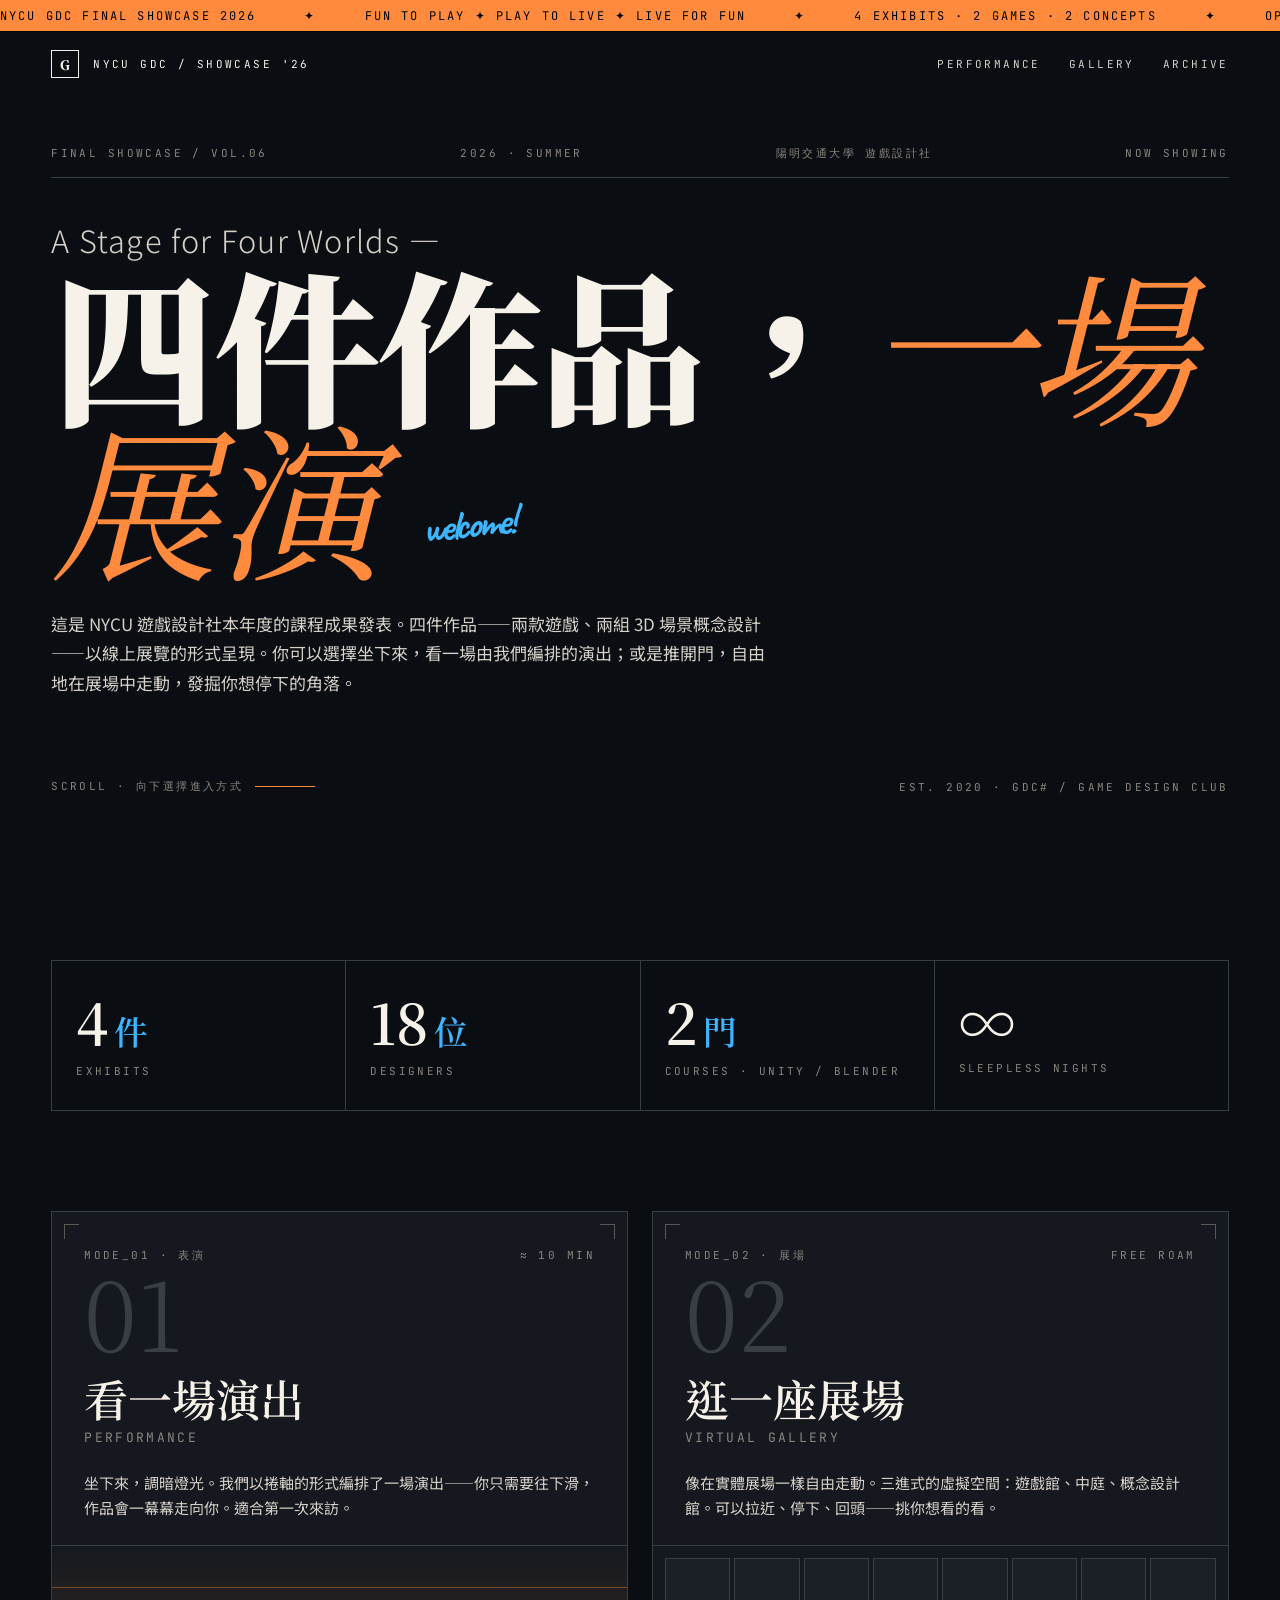
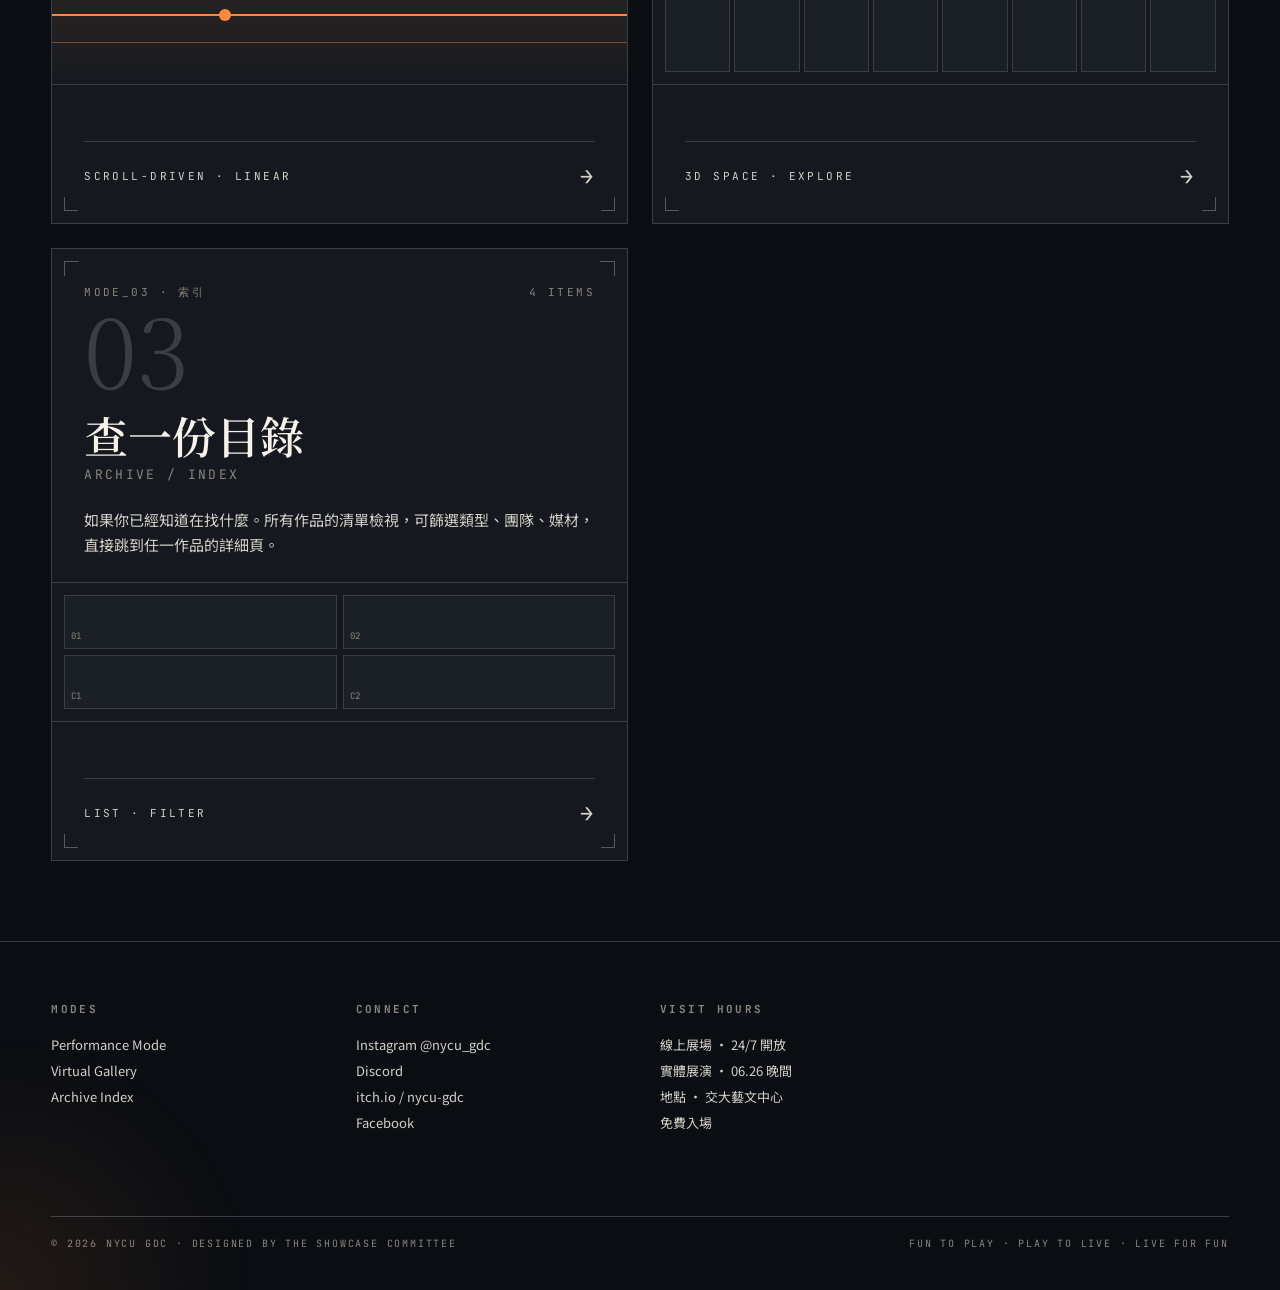
<file: index.html>
<!DOCTYPE html>
<html lang="zh-Hant">
<head>
<meta charset="UTF-8">
<meta name="viewport" content="width=device-width, initial-scale=1">
<title>NYCU GDC 期末 Showcase 2026</title>
<link rel="preconnect" href="https://fonts.googleapis.com">
<link rel="preconnect" href="https://fonts.gstatic.com" crossorigin>
<link href="https://fonts.googleapis.com/css2?family=Caveat:wght@400;600&family=JetBrains+Mono:wght@300;400;500&family=Noto+Sans+TC:wght@300;400;500;700&family=Noto+Serif+TC:wght@300;400;600;900&display=swap" rel="stylesheet">
<link rel="stylesheet" href="styles/tokens.css">
<style>
  body { overflow-x: hidden; }

  .marquee-strip {
    position: fixed;
    top: 0; left: 0; right: 0;
    height: 32px;
    background: var(--gdc-orange);
    color: var(--bg-deeper);
    overflow: hidden;
    z-index: 50;
    border-bottom: 1px solid var(--bg-deeper);
    display: flex;
    align-items: center;
  }
  .marquee-track {
    display: flex;
    gap: 48px;
    animation: marquee 60s linear infinite;
    white-space: nowrap;
    font-family: var(--f-mono);
    font-size: 12px;
    letter-spacing: 0.18em;
    text-transform: uppercase;
  }
  .marquee-track > span { display: inline-flex; align-items: center; gap: 48px; }
  .marquee-track > span::after { content: "✦"; }
  @keyframes marquee {
    from { transform: translateX(0); }
    to { transform: translateX(-50%); }
  }

  .topbar {
    position: fixed;
    top: 32px;
    left: 0; right: 0;
    padding: 18px var(--pad-edge);
    display: flex;
    align-items: center;
    justify-content: space-between;
    z-index: 40;
    font-family: var(--f-mono);
    font-size: 11px;
    letter-spacing: 0.22em;
    text-transform: uppercase;
  }
  .brand { display: flex; align-items: center; gap: 14px; color: var(--paper); }
  .brand-mark {
    width: 28px; height: 28px; border: 1px solid var(--paper);
    display: grid; place-items: center;
    font-family: var(--f-serif); font-weight: 900; font-size: 13px;
    letter-spacing: 0;
  }
  .topbar nav { display: flex; gap: 28px; color: var(--paper-dim); }
  .topbar nav a:hover { color: var(--gdc-orange); }

  .hero {
    min-height: 100vh;
    padding: 140px var(--pad-edge) 100px;
    position: relative;
    display: grid;
    grid-template-columns: 1fr;
    align-content: center;
  }
  .hero-meta {
    display: flex;
    justify-content: space-between;
    font-family: var(--f-mono);
    font-size: 11px;
    letter-spacing: 0.22em;
    text-transform: uppercase;
    color: var(--paper-faint);
    margin-bottom: 48px;
    padding-bottom: 16px;
    border-bottom: 1px solid var(--paper-line);
  }

  .hero-title {
    font-family: var(--f-serif);
    font-weight: 900;
    font-size: clamp(56px, 13vw, 200px);
    line-height: 0.92;
    letter-spacing: -0.02em;
    margin: 0;
    color: var(--paper);
    position: relative;
  }
  .hero-title .small {
    display: block;
    font-size: clamp(20px, 2.4vw, 36px);
    font-weight: 300;
    letter-spacing: 0.04em;
    color: var(--paper-dim);
    margin-bottom: 12px;
    font-family: var(--f-sans);
  }
  .hero-title em {
    font-style: italic;
    color: var(--gdc-orange);
    font-weight: 400;
  }
  .hand-stamp {
    font-family: var(--f-hand);
    color: var(--gdc-blue);
    font-size: clamp(28px, 3.2vw, 48px);
    transform: rotate(-6deg);
    display: inline-block;
    margin-left: 8px;
    vertical-align: middle;
  }

  .hero-sub {
    margin-top: 36px;
    max-width: 720px;
    font-size: 17px;
    line-height: 1.75;
    color: var(--paper-dim);
  }

  .hero-bottom {
    margin-top: 64px;
    display: flex;
    justify-content: space-between;
    align-items: end;
    flex-wrap: wrap;
    gap: 24px;
  }
  .scroll-hint {
    font-family: var(--f-mono);
    font-size: 11px;
    letter-spacing: 0.22em;
    text-transform: uppercase;
    color: var(--paper-faint);
    display: flex;
    align-items: center;
    gap: 12px;
  }
  .scroll-line {
    display: inline-block;
    width: 60px;
    height: 1px;
    background: var(--paper-faint);
    position: relative;
    overflow: hidden;
  }
  .scroll-line::after {
    content: "";
    position: absolute;
    inset: 0;
    background: var(--gdc-orange);
    animation: hint 2.5s ease-in-out infinite;
  }
  @keyframes hint {
    0% { transform: translateX(-100%); }
    50% { transform: translateX(0); }
    100% { transform: translateX(100%); }
  }

  /* Spotlight follows cursor */
  .spot {
    position: fixed;
    pointer-events: none;
    width: 600px; height: 600px;
    border-radius: 50%;
    background: radial-gradient(circle, rgba(255,138,61,0.10) 0%, rgba(255,138,61,0) 60%);
    transform: translate(-50%, -50%);
    z-index: 1;
    transition: opacity 0.4s;
  }

  /* Two doors */
  .doors {
    padding: 40px var(--pad-edge) 80px;
    display: grid;
    grid-template-columns: repeat(auto-fit, minmax(380px, 1fr));
    gap: 24px;
    position: relative;
    z-index: 2;
  }
  .door {
    position: relative;
    background: var(--bg-rise);
    border: 1px solid var(--paper-line);
    padding: 36px 32px 32px;
    min-height: 460px;
    display: flex;
    flex-direction: column;
    justify-content: space-between;
    cursor: pointer;
    transition: all 0.4s ease;
    overflow: hidden;
    text-decoration: none;
    color: inherit;
  }
  .door:hover {
    background: var(--bg-card);
    border-color: var(--paper-dim);
    transform: translateY(-4px);
  }
  .door-hd {
    display: flex;
    justify-content: space-between;
    align-items: start;
    font-family: var(--f-mono);
    font-size: 11px;
    letter-spacing: 0.22em;
    text-transform: uppercase;
    color: var(--paper-faint);
  }
  .door-num {
    font-family: var(--f-serif);
    font-size: 96px;
    font-weight: 300;
    line-height: 1;
    color: var(--paper-line);
    transition: color 0.3s;
  }
  .door:hover .door-num { color: var(--gdc-orange); }

  .door-title {
    font-family: var(--f-serif);
    font-size: 44px;
    font-weight: 600;
    line-height: 1.05;
    margin: 16px 0 8px;
  }
  .door-title-en {
    font-family: var(--f-mono);
    font-size: 13px;
    color: var(--paper-faint);
    letter-spacing: 0.18em;
    text-transform: uppercase;
  }
  .door-desc {
    margin-top: 24px;
    color: var(--paper-dim);
    font-size: 15px;
    line-height: 1.7;
  }
  .door-foot {
    margin-top: 32px;
    display: flex;
    justify-content: space-between;
    align-items: center;
    font-family: var(--f-mono);
    font-size: 11px;
    letter-spacing: 0.22em;
    text-transform: uppercase;
    color: var(--paper-dim);
    padding-top: 20px;
    border-top: 1px solid var(--paper-line);
  }
  .door-arrow {
    font-size: 22px;
    transition: transform 0.3s;
  }
  .door:hover .door-arrow { transform: translateX(8px); color: var(--gdc-orange); }

  /* Visual signatures inside doors */
  .door-vis {
    margin: 24px -32px;
    height: 140px;
    position: relative;
    overflow: hidden;
    border-top: 1px solid var(--paper-line);
    border-bottom: 1px solid var(--paper-line);
  }
  .vis-perform {
    background:
      linear-gradient(to bottom,
        transparent 0%,
        rgba(255,138,61,0.08) 50%,
        transparent 100%);
  }
  .vis-perform::before, .vis-perform::after {
    content: "";
    position: absolute;
    left: 0; right: 0;
    height: 1px;
    background: var(--gdc-orange);
    opacity: 0.4;
  }
  .vis-perform::before { top: 30%; }
  .vis-perform::after { top: 70%; }
  .vis-perform .play-line {
    position: absolute;
    top: 50%; left: 0; right: 0;
    height: 2px;
    background: var(--gdc-orange);
    transform: translateY(-50%);
  }
  .vis-perform .play-dot {
    position: absolute;
    top: 50%; left: 30%;
    width: 12px; height: 12px;
    background: var(--gdc-orange);
    border-radius: 50%;
    transform: translate(-50%, -50%);
    animation: travel 3s ease-in-out infinite alternate;
  }
  @keyframes travel { to { left: 70%; } }

  .vis-gallery {
    display: grid;
    grid-template-columns: repeat(8, 1fr);
    gap: 4px;
    padding: 12px;
    perspective: 400px;
  }
  .vis-gallery .b {
    background: var(--bg-card);
    border: 1px solid var(--paper-line);
    transform-origin: bottom;
    transition: transform 0.4s;
  }
  .door:hover .vis-gallery .b:nth-child(odd) { transform: rotateX(15deg); }
  .door:hover .vis-gallery .b:nth-child(even) { transform: rotateX(-10deg); background: var(--gdc-blue-soft); opacity: 0.4; }

  .vis-index {
    display: grid;
    grid-template-columns: repeat(2, 1fr);
    grid-template-rows: repeat(2, 1fr);
    gap: 6px;
    padding: 12px;
  }
  .vis-index .c {
    background: var(--bg-card);
    border: 1px solid var(--paper-line);
    display: flex;
    align-items: end;
    padding: 6px;
    font-family: var(--f-mono);
    font-size: 9px;
    color: var(--paper-faint);
  }

  /* Stats */
  .stats {
    padding: 40px var(--pad-edge) 60px;
    display: grid;
    grid-template-columns: repeat(auto-fit, minmax(180px, 1fr));
    gap: 1px;
    background: var(--paper-line);
    margin: 0 var(--pad-edge);
    border: 1px solid var(--paper-line);
  }
  .stats { padding: 0; margin-top: 60px; margin-bottom: 60px; }
  .stat {
    background: var(--bg-stage);
    padding: 32px 24px;
  }
  .stat-num {
    font-family: var(--f-serif);
    font-size: 56px;
    font-weight: 600;
    line-height: 1;
    color: var(--paper);
  }
  .stat-num em {
    font-family: var(--f-hand);
    font-style: normal;
    color: var(--gdc-blue);
    font-size: 0.6em;
    margin-left: 6px;
  }
  .stat-label {
    margin-top: 12px;
    font-family: var(--f-mono);
    font-size: 11px;
    letter-spacing: 0.22em;
    text-transform: uppercase;
    color: var(--paper-faint);
  }

  /* Footer */
  footer {
    padding: 60px var(--pad-edge) 40px;
    border-top: 1px solid var(--paper-line);
    display: grid;
    grid-template-columns: repeat(auto-fit, minmax(220px, 1fr));
    gap: 40px;
    font-size: 13px;
  }
  footer h4 {
    font-family: var(--f-mono);
    font-size: 11px;
    letter-spacing: 0.22em;
    text-transform: uppercase;
    color: var(--paper-faint);
    margin: 0 0 16px;
  }
  footer ul { list-style: none; padding: 0; margin: 0; line-height: 2; color: var(--paper-dim); }
  footer ul li:hover { color: var(--gdc-orange); cursor: pointer; }
  .colophon {
    grid-column: 1 / -1;
    margin-top: 40px;
    padding-top: 20px;
    border-top: 1px solid var(--paper-line);
    display: flex;
    justify-content: space-between;
    flex-wrap: wrap;
    gap: 16px;
    font-family: var(--f-mono);
    font-size: 10px;
    letter-spacing: 0.18em;
    text-transform: uppercase;
    color: var(--paper-faint);
  }

  /* Responsive */
  @media (max-width: 720px) {
    .topbar nav { display: none; }
    .door { min-height: 380px; padding: 24px 20px; }
    .door-num { font-size: 72px; }
    .door-title { font-size: 32px; }
    .door-vis { margin: 20px -20px; height: 100px; }
  }
</style>
</head>
<body class="grain">

<!-- Marquee strip -->
<div class="marquee-strip" aria-hidden="true">
  <div class="marquee-track">
    <span>NYCU GDC FINAL SHOWCASE 2026</span>
    <span>FUN TO PLAY ✦ PLAY TO LIVE ✦ LIVE FOR FUN</span>
    <span>4 EXHIBITS · 2 GAMES · 2 CONCEPTS</span>
    <span>OPEN 24/7 · ONLINE EXHIBITION</span>
    <span>NYCU GDC FINAL SHOWCASE 2026</span>
    <span>FUN TO PLAY ✦ PLAY TO LIVE ✦ LIVE FOR FUN</span>
    <span>4 EXHIBITS · 2 GAMES · 2 CONCEPTS</span>
    <span>OPEN 24/7 · ONLINE EXHIBITION</span>
  </div>
</div>

<!-- Top bar -->
<header class="topbar">
  <a href="index.html" class="brand">
    <div class="brand-mark">G</div>
    <span>NYCU GDC / Showcase '26</span>
  </a>
  <nav>
    <a href="perform.html">Performance</a>
    <a href="gallery.html">Gallery</a>
    <a href="archive.html">Archive</a>
  </nav>
</header>

<!-- Hero -->
<section class="hero">
  <div class="hero-meta">
    <span>FINAL SHOWCASE / VOL.06</span>
    <span>2026 · SUMMER</span>
    <span>陽明交通大學 遊戲設計社</span>
    <span>NOW SHOWING</span>
  </div>

  <h1 class="hero-title">
    <span class="small">A Stage for Four Worlds —</span>
    四件作品，<em>一場展演</em>
    <span class="hand-stamp">welcome!</span>
  </h1>

  <p class="hero-sub">
    這是 NYCU 遊戲設計社本年度的課程成果發表。四件作品——兩款遊戲、兩組 3D 場景概念設計——以線上展覽的形式呈現。你可以選擇坐下來，看一場由我們編排的演出；或是推開門，自由地在展場中走動，發掘你想停下的角落。
  </p>

  <div class="hero-bottom">
    <div class="scroll-hint">
      <span>Scroll · 向下選擇進入方式</span>
      <span class="scroll-line"></span>
    </div>
    <div class="mono" style="font-size:11px;letter-spacing:0.22em;text-transform:uppercase;color:var(--paper-faint);">
      EST. 2020 · GDC# / Game Design Club
    </div>
  </div>
</section>

<!-- Stats strip -->
<section class="stats">
  <div class="stat">
    <div class="stat-num">4<em>件</em></div>
    <div class="stat-label">Exhibits</div>
  </div>
  <div class="stat">
    <div class="stat-num">18<em>位</em></div>
    <div class="stat-label">Designers</div>
  </div>
  <div class="stat">
    <div class="stat-num">2<em>門</em></div>
    <div class="stat-label">Courses · Unity / Blender</div>
  </div>
  <div class="stat">
    <div class="stat-num">∞</div>
    <div class="stat-label">Sleepless Nights</div>
  </div>
</section>

<!-- Two doors -->
<section class="doors">
  <a class="door corner-marks" href="perform.html">
    <span class="cm-bl"></span><span class="cm-br"></span>
    <div class="door-hd">
      <span>MODE_01 · 表演</span>
      <span>≈ 10 MIN</span>
    </div>
    <div>
      <div class="door-num">01</div>
      <div class="door-title">看一場演出</div>
      <div class="door-title-en">PERFORMANCE</div>
      <div class="door-desc">
        坐下來，調暗燈光。我們以捲軸的形式編排了一場演出——你只需要往下滑，作品會一幕幕走向你。適合第一次來訪。
      </div>
    </div>
    <div class="door-vis vis-perform">
      <div class="play-line"></div>
      <div class="play-dot"></div>
    </div>
    <div class="door-foot">
      <span>Scroll-driven · Linear</span>
      <span class="door-arrow">→</span>
    </div>
  </a>

  <a class="door corner-marks" href="gallery.html">
    <span class="cm-bl"></span><span class="cm-br"></span>
    <div class="door-hd">
      <span>MODE_02 · 展場</span>
      <span>FREE ROAM</span>
    </div>
    <div>
      <div class="door-num">02</div>
      <div class="door-title">逛一座展場</div>
      <div class="door-title-en">VIRTUAL GALLERY</div>
      <div class="door-desc">
        像在實體展場一樣自由走動。三進式的虛擬空間：遊戲館、中庭、概念設計館。可以拉近、停下、回頭——挑你想看的看。
      </div>
    </div>
    <div class="door-vis vis-gallery">
      <div class="b"></div><div class="b"></div><div class="b"></div><div class="b"></div>
      <div class="b"></div><div class="b"></div><div class="b"></div><div class="b"></div>
    </div>
    <div class="door-foot">
      <span>3D Space · Explore</span>
      <span class="door-arrow">→</span>
    </div>
  </a>

  <a class="door corner-marks" href="archive.html">
    <span class="cm-bl"></span><span class="cm-br"></span>
    <div class="door-hd">
      <span>MODE_03 · 索引</span>
      <span>4 ITEMS</span>
    </div>
    <div>
      <div class="door-num">03</div>
      <div class="door-title">查一份目錄</div>
      <div class="door-title-en">ARCHIVE / INDEX</div>
      <div class="door-desc">
        如果你已經知道在找什麼。所有作品的清單檢視，可篩選類型、團隊、媒材，直接跳到任一作品的詳細頁。
      </div>
    </div>
    <div class="door-vis vis-index">
      <div class="c">01</div><div class="c">02</div><div class="c">C1</div><div class="c">C2</div>
    </div>
    <div class="door-foot">
      <span>List · Filter</span>
      <span class="door-arrow">→</span>
    </div>
  </a>
</section>

<!-- Footer -->
<footer>
  <div>
    <h4>Modes</h4>
    <ul>
      <li><a href="perform.html">Performance Mode</a></li>
      <li><a href="gallery.html">Virtual Gallery</a></li>
      <li><a href="archive.html">Archive Index</a></li>
    </ul>
  </div>
  <div>
    <h4>Connect</h4>
    <ul>
      <li><a href="https://www.instagram.com/nycu_gdc/" target="_blank" rel="noopener">Instagram @nycu_gdc</a></li>
      <li><a href="https://discord.gg/7tUWM2Dj53" target="_blank" rel="noopener">Discord</a></li>
      <li><a href="https://nycu-gdc.itch.io/" target="_blank" rel="noopener">itch.io / nycu-gdc</a></li>
      <li><a href="https://www.facebook.com/NYCUGDC/" target="_blank" rel="noopener">Facebook</a></li>
    </ul>
  </div>
  <div>
    <h4>Visit Hours</h4>
    <ul>
      <li>線上展場 · 24/7 開放</li>
      <li>實體展演 · 06.26 晚間</li>
      <li>地點 · 交大藝文中心</li>
      <li>免費入場</li>
    </ul>
  </div>
  <div class="colophon">
    <span>© 2026 NYCU GDC · Designed by the Showcase Committee</span>
    <span>Fun to Play · Play to Live · Live for Fun</span>
  </div>
</footer>

<div class="spot" id="spot"></div>

<script>
  // Spotlight cursor
  const spot = document.getElementById('spot');
  document.addEventListener('mousemove', (e) => {
    spot.style.left = e.clientX + 'px';
    spot.style.top = e.clientY + 'px';
  });
  document.addEventListener('mouseleave', () => spot.style.opacity = 0);
  document.addEventListener('mouseenter', () => spot.style.opacity = 1);
</script>

</body>
</html>
</file>
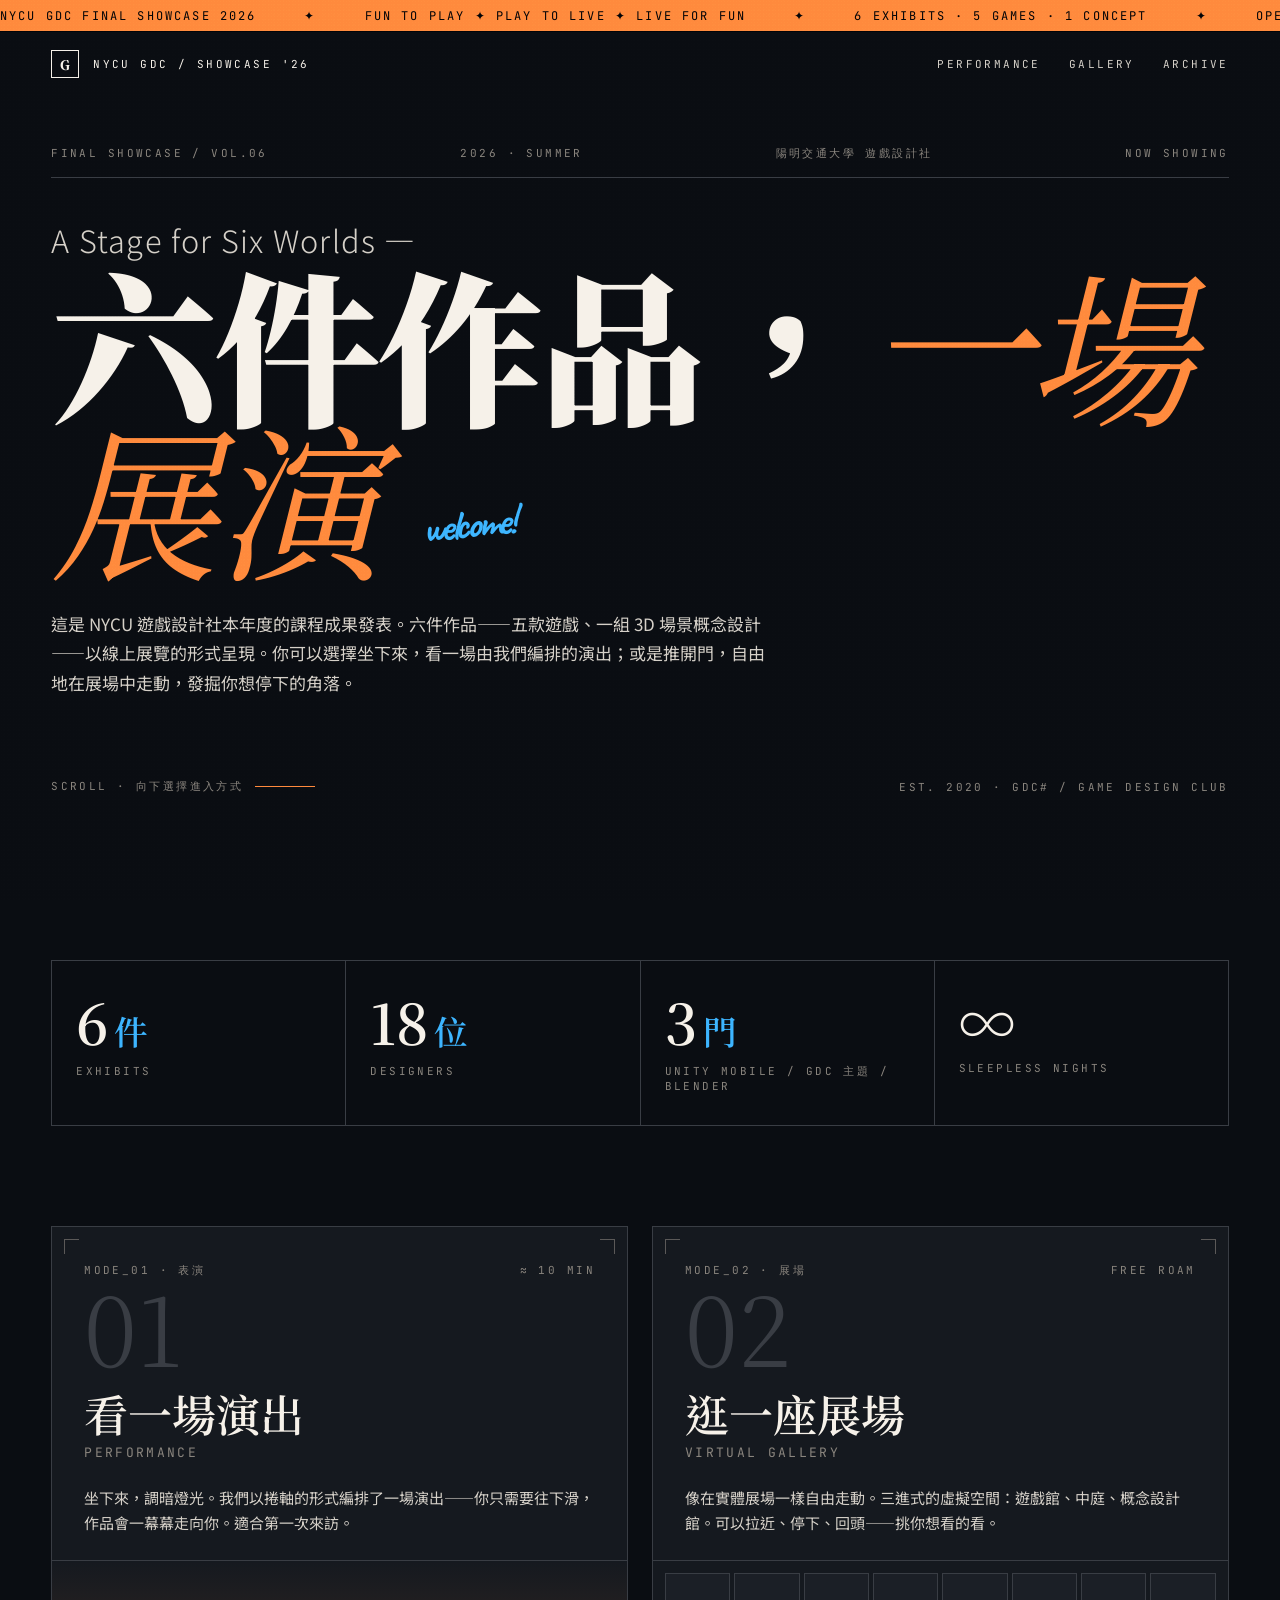
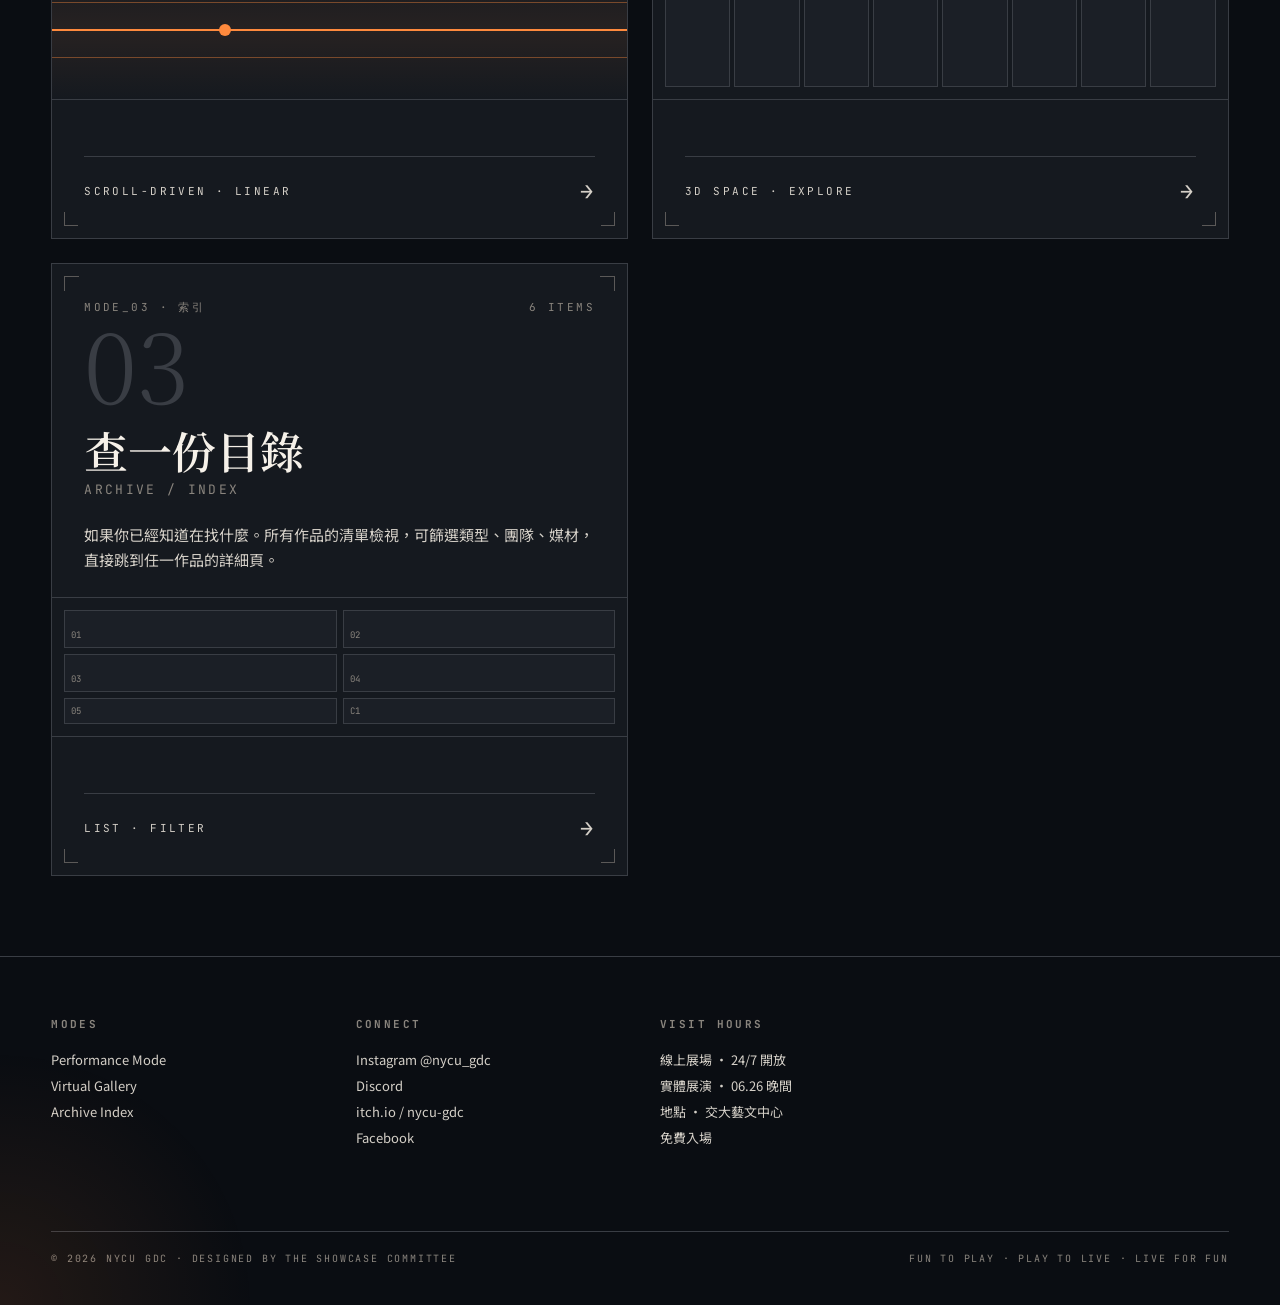
<file: public/index.html>
﻿<!DOCTYPE html>
<html lang="zh-Hant">
<head>
<meta charset="UTF-8">
<meta name="viewport" content="width=device-width, initial-scale=1">
<title>NYCU GDC 期末 Showcase 2026</title>
<link rel="preconnect" href="https://fonts.googleapis.com">
<link rel="preconnect" href="https://fonts.gstatic.com" crossorigin>
<link href="https://fonts.googleapis.com/css2?family=Caveat:wght@400;600&family=JetBrains+Mono:wght@300;400;500&family=Noto+Sans+TC:wght@300;400;500;700&family=Noto+Serif+TC:wght@300;400;600;900&display=swap" rel="stylesheet">
<link rel="stylesheet" href="styles/tokens.css">
<style>
  body { overflow-x: hidden; }

  .marquee-strip {
    position: fixed;
    top: 0; left: 0; right: 0;
    height: 32px;
    background: var(--gdc-orange);
    color: var(--bg-deeper);
    overflow: hidden;
    z-index: 50;
    border-bottom: 1px solid var(--bg-deeper);
    display: flex;
    align-items: center;
  }
  .marquee-track {
    display: flex;
    gap: 48px;
    animation: marquee 60s linear infinite;
    white-space: nowrap;
    font-family: var(--f-mono);
    font-size: 12px;
    letter-spacing: 0.18em;
    text-transform: uppercase;
  }
  .marquee-track > span { display: inline-flex; align-items: center; gap: 48px; }
  .marquee-track > span::after { content: "✦"; }
  @keyframes marquee {
    from { transform: translateX(0); }
    to { transform: translateX(-50%); }
  }

  .topbar {
    position: fixed;
    top: 32px;
    left: 0; right: 0;
    padding: 18px var(--pad-edge);
    display: flex;
    align-items: center;
    justify-content: space-between;
    z-index: 40;
    font-family: var(--f-mono);
    font-size: 11px;
    letter-spacing: 0.22em;
    text-transform: uppercase;
  }
  .brand { display: flex; align-items: center; gap: 14px; color: var(--paper); }
  .brand-mark {
    width: 28px; height: 28px; border: 1px solid var(--paper);
    display: grid; place-items: center;
    font-family: var(--f-serif); font-weight: 900; font-size: 13px;
    letter-spacing: 0;
  }
  .topbar nav { display: flex; gap: 28px; color: var(--paper-dim); }
  .topbar nav a:hover { color: var(--gdc-orange); }

  .hero {
    min-height: 100vh;
    padding: 140px var(--pad-edge) 100px;
    position: relative;
    display: grid;
    grid-template-columns: 1fr;
    align-content: center;
  }
  .hero-meta {
    display: flex;
    justify-content: space-between;
    font-family: var(--f-mono);
    font-size: 11px;
    letter-spacing: 0.22em;
    text-transform: uppercase;
    color: var(--paper-faint);
    margin-bottom: 48px;
    padding-bottom: 16px;
    border-bottom: 1px solid var(--paper-line);
  }

  .hero-title {
    font-family: var(--f-serif);
    font-weight: 900;
    font-size: clamp(56px, 13vw, 200px);
    line-height: 0.92;
    letter-spacing: -0.02em;
    margin: 0;
    color: var(--paper);
    position: relative;
  }
  .hero-title .small {
    display: block;
    font-size: clamp(20px, 2.4vw, 36px);
    font-weight: 300;
    letter-spacing: 0.04em;
    color: var(--paper-dim);
    margin-bottom: 12px;
    font-family: var(--f-sans);
  }
  .hero-title em {
    font-style: italic;
    color: var(--gdc-orange);
    font-weight: 400;
  }
  .hand-stamp {
    font-family: var(--f-hand);
    color: var(--gdc-blue);
    font-size: clamp(28px, 3.2vw, 48px);
    transform: rotate(-6deg);
    display: inline-block;
    margin-left: 8px;
    vertical-align: middle;
  }

  .hero-sub {
    margin-top: 36px;
    max-width: 720px;
    font-size: 17px;
    line-height: 1.75;
    color: var(--paper-dim);
  }

  .hero-bottom {
    margin-top: 64px;
    display: flex;
    justify-content: space-between;
    align-items: end;
    flex-wrap: wrap;
    gap: 24px;
  }
  .scroll-hint {
    font-family: var(--f-mono);
    font-size: 11px;
    letter-spacing: 0.22em;
    text-transform: uppercase;
    color: var(--paper-faint);
    display: flex;
    align-items: center;
    gap: 12px;
  }
  .scroll-line {
    display: inline-block;
    width: 60px;
    height: 1px;
    background: var(--paper-faint);
    position: relative;
    overflow: hidden;
  }
  .scroll-line::after {
    content: "";
    position: absolute;
    inset: 0;
    background: var(--gdc-orange);
    animation: hint 2.5s ease-in-out infinite;
  }
  @keyframes hint {
    0% { transform: translateX(-100%); }
    50% { transform: translateX(0); }
    100% { transform: translateX(100%); }
  }

  /* Spotlight follows cursor */
  .spot {
    position: fixed;
    pointer-events: none;
    width: 600px; height: 600px;
    border-radius: 50%;
    background: radial-gradient(circle, rgba(255,138,61,0.10) 0%, rgba(255,138,61,0) 60%);
    transform: translate(-50%, -50%);
    z-index: 1;
    transition: opacity 0.4s;
  }

  /* Two doors */
  .doors {
    padding: 40px var(--pad-edge) 80px;
    display: grid;
    grid-template-columns: repeat(auto-fit, minmax(380px, 1fr));
    gap: 24px;
    position: relative;
    z-index: 2;
  }
  .door {
    position: relative;
    background: var(--bg-rise);
    border: 1px solid var(--paper-line);
    padding: 36px 32px 32px;
    min-height: 460px;
    display: flex;
    flex-direction: column;
    justify-content: space-between;
    cursor: pointer;
    transition: all 0.4s ease;
    overflow: hidden;
    text-decoration: none;
    color: inherit;
  }
  .door:hover {
    background: var(--bg-card);
    border-color: var(--paper-dim);
    transform: translateY(-4px);
  }
  .door-hd {
    display: flex;
    justify-content: space-between;
    align-items: start;
    font-family: var(--f-mono);
    font-size: 11px;
    letter-spacing: 0.22em;
    text-transform: uppercase;
    color: var(--paper-faint);
  }
  .door-num {
    font-family: var(--f-serif);
    font-size: 96px;
    font-weight: 300;
    line-height: 1;
    color: var(--paper-line);
    transition: color 0.3s;
  }
  .door:hover .door-num { color: var(--gdc-orange); }

  .door-title {
    font-family: var(--f-serif);
    font-size: 44px;
    font-weight: 600;
    line-height: 1.05;
    margin: 16px 0 8px;
  }
  .door-title-en {
    font-family: var(--f-mono);
    font-size: 13px;
    color: var(--paper-faint);
    letter-spacing: 0.18em;
    text-transform: uppercase;
  }
  .door-desc {
    margin-top: 24px;
    color: var(--paper-dim);
    font-size: 15px;
    line-height: 1.7;
  }
  .door-foot {
    margin-top: 32px;
    display: flex;
    justify-content: space-between;
    align-items: center;
    font-family: var(--f-mono);
    font-size: 11px;
    letter-spacing: 0.22em;
    text-transform: uppercase;
    color: var(--paper-dim);
    padding-top: 20px;
    border-top: 1px solid var(--paper-line);
  }
  .door-arrow {
    font-size: 22px;
    transition: transform 0.3s;
  }
  .door:hover .door-arrow { transform: translateX(8px); color: var(--gdc-orange); }

  /* Visual signatures inside doors */
  .door-vis {
    margin: 24px -32px;
    height: 140px;
    position: relative;
    overflow: hidden;
    border-top: 1px solid var(--paper-line);
    border-bottom: 1px solid var(--paper-line);
  }
  .vis-perform {
    background:
      linear-gradient(to bottom,
        transparent 0%,
        rgba(255,138,61,0.08) 50%,
        transparent 100%);
  }
  .vis-perform::before, .vis-perform::after {
    content: "";
    position: absolute;
    left: 0; right: 0;
    height: 1px;
    background: var(--gdc-orange);
    opacity: 0.4;
  }
  .vis-perform::before { top: 30%; }
  .vis-perform::after { top: 70%; }
  .vis-perform .play-line {
    position: absolute;
    top: 50%; left: 0; right: 0;
    height: 2px;
    background: var(--gdc-orange);
    transform: translateY(-50%);
  }
  .vis-perform .play-dot {
    position: absolute;
    top: 50%; left: 30%;
    width: 12px; height: 12px;
    background: var(--gdc-orange);
    border-radius: 50%;
    transform: translate(-50%, -50%);
    animation: travel 3s ease-in-out infinite alternate;
  }
  @keyframes travel { to { left: 70%; } }

  .vis-gallery {
    display: grid;
    grid-template-columns: repeat(8, 1fr);
    gap: 4px;
    padding: 12px;
    perspective: 400px;
  }
  .vis-gallery .b {
    background: var(--bg-card);
    border: 1px solid var(--paper-line);
    transform-origin: bottom;
    transition: transform 0.4s;
  }
  .door:hover .vis-gallery .b:nth-child(odd) { transform: rotateX(15deg); }
  .door:hover .vis-gallery .b:nth-child(even) { transform: rotateX(-10deg); background: var(--gdc-blue-soft); opacity: 0.4; }

  .vis-index {
    display: grid;
    grid-template-columns: repeat(2, 1fr);
    grid-template-rows: repeat(2, 1fr);
    gap: 6px;
    padding: 12px;
  }
  .vis-index .c {
    background: var(--bg-card);
    border: 1px solid var(--paper-line);
    display: flex;
    align-items: end;
    padding: 6px;
    font-family: var(--f-mono);
    font-size: 9px;
    color: var(--paper-faint);
  }

  /* Stats */
  .stats {
    padding: 40px var(--pad-edge) 60px;
    display: grid;
    grid-template-columns: repeat(auto-fit, minmax(180px, 1fr));
    gap: 1px;
    background: var(--paper-line);
    margin: 0 var(--pad-edge);
    border: 1px solid var(--paper-line);
  }
  .stats { padding: 0; margin-top: 60px; margin-bottom: 60px; }
  .stat {
    background: var(--bg-stage);
    padding: 32px 24px;
  }
  .stat-num {
    font-family: var(--f-serif);
    font-size: 56px;
    font-weight: 600;
    line-height: 1;
    color: var(--paper);
  }
  .stat-num em {
    font-family: var(--f-hand);
    font-style: normal;
    color: var(--gdc-blue);
    font-size: 0.6em;
    margin-left: 6px;
  }
  .stat-label {
    margin-top: 12px;
    font-family: var(--f-mono);
    font-size: 11px;
    letter-spacing: 0.22em;
    text-transform: uppercase;
    color: var(--paper-faint);
  }

  /* Footer */
  footer {
    padding: 60px var(--pad-edge) 40px;
    border-top: 1px solid var(--paper-line);
    display: grid;
    grid-template-columns: repeat(auto-fit, minmax(220px, 1fr));
    gap: 40px;
    font-size: 13px;
  }
  footer h4 {
    font-family: var(--f-mono);
    font-size: 11px;
    letter-spacing: 0.22em;
    text-transform: uppercase;
    color: var(--paper-faint);
    margin: 0 0 16px;
  }
  footer ul { list-style: none; padding: 0; margin: 0; line-height: 2; color: var(--paper-dim); }
  footer ul li:hover { color: var(--gdc-orange); cursor: pointer; }
  .colophon {
    grid-column: 1 / -1;
    margin-top: 40px;
    padding-top: 20px;
    border-top: 1px solid var(--paper-line);
    display: flex;
    justify-content: space-between;
    flex-wrap: wrap;
    gap: 16px;
    font-family: var(--f-mono);
    font-size: 10px;
    letter-spacing: 0.18em;
    text-transform: uppercase;
    color: var(--paper-faint);
  }

  /* Responsive */
  @media (max-width: 720px) {
    .topbar nav { display: none; }
    .door { min-height: 380px; padding: 24px 20px; }
    .door-num { font-size: 72px; }
    .door-title { font-size: 32px; }
    .door-vis { margin: 20px -20px; height: 100px; }
  }
</style>
</head>
<body class="grain">

<!-- Marquee strip -->
<div class="marquee-strip" aria-hidden="true">
  <div class="marquee-track">
    <span>NYCU GDC FINAL SHOWCASE 2026</span>
    <span>FUN TO PLAY ✦ PLAY TO LIVE ✦ LIVE FOR FUN</span>
    <span>6 EXHIBITS · 5 GAMES · 1 CONCEPT</span>
    <span>OPEN 24/7 · ONLINE EXHIBITION</span>
    <span>NYCU GDC FINAL SHOWCASE 2026</span>
    <span>FUN TO PLAY ✦ PLAY TO LIVE ✦ LIVE FOR FUN</span>
    <span>6 EXHIBITS · 5 GAMES · 1 CONCEPT</span>
    <span>OPEN 24/7 · ONLINE EXHIBITION</span>
  </div>
</div>

<!-- Top bar -->
<header class="topbar">
  <a href="index.html" class="brand">
    <div class="brand-mark">G</div>
    <span>NYCU GDC / Showcase '26</span>
  </a>
  <nav>
    <a href="perform.html">Performance</a>
    <a href="gallery.html">Gallery</a>
    <a href="archive.html">Archive</a>
  </nav>
</header>

<!-- Hero -->
<section class="hero">
  <div class="hero-meta">
    <span>FINAL SHOWCASE / VOL.06</span>
    <span>2026 · SUMMER</span>
    <span>陽明交通大學 遊戲設計社</span>
    <span>NOW SHOWING</span>
  </div>

  <h1 class="hero-title">
    <span class="small">A Stage for Six Worlds —</span>
    六件作品，<em>一場展演</em>
    <span class="hand-stamp">welcome!</span>
  </h1>

  <p class="hero-sub">
    這是 NYCU 遊戲設計社本年度的課程成果發表。六件作品——五款遊戲、一組 3D 場景概念設計——以線上展覽的形式呈現。你可以選擇坐下來，看一場由我們編排的演出；或是推開門，自由地在展場中走動，發掘你想停下的角落。
  </p>

  <div class="hero-bottom">
    <div class="scroll-hint">
      <span>Scroll · 向下選擇進入方式</span>
      <span class="scroll-line"></span>
    </div>
    <div class="mono" style="font-size:11px;letter-spacing:0.22em;text-transform:uppercase;color:var(--paper-faint);">
      EST. 2020 · GDC# / Game Design Club
    </div>
  </div>
</section>

<!-- Stats strip -->
<section class="stats">
  <div class="stat">
    <div class="stat-num">6<em>件</em></div>
    <div class="stat-label">Exhibits</div>
  </div>
  <div class="stat">
    <div class="stat-num">18<em>位</em></div>
    <div class="stat-label">Designers</div>
  </div>
  <div class="stat">
    <div class="stat-num">3<em>門</em></div>
    <div class="stat-label">Unity Mobile / GDC 主題 / Blender</div>
  </div>
  <div class="stat">
    <div class="stat-num">∞</div>
    <div class="stat-label">Sleepless Nights</div>
  </div>
</section>

<!-- Two doors -->
<section class="doors">
  <a class="door corner-marks" href="perform.html">
    <span class="cm-bl"></span><span class="cm-br"></span>
    <div class="door-hd">
      <span>MODE_01 · 表演</span>
      <span>≈ 10 MIN</span>
    </div>
    <div>
      <div class="door-num">01</div>
      <div class="door-title">看一場演出</div>
      <div class="door-title-en">PERFORMANCE</div>
      <div class="door-desc">
        坐下來，調暗燈光。我們以捲軸的形式編排了一場演出——你只需要往下滑，作品會一幕幕走向你。適合第一次來訪。
      </div>
    </div>
    <div class="door-vis vis-perform">
      <div class="play-line"></div>
      <div class="play-dot"></div>
    </div>
    <div class="door-foot">
      <span>Scroll-driven · Linear</span>
      <span class="door-arrow">→</span>
    </div>
  </a>

  <a class="door corner-marks" href="gallery.html">
    <span class="cm-bl"></span><span class="cm-br"></span>
    <div class="door-hd">
      <span>MODE_02 · 展場</span>
      <span>FREE ROAM</span>
    </div>
    <div>
      <div class="door-num">02</div>
      <div class="door-title">逛一座展場</div>
      <div class="door-title-en">VIRTUAL GALLERY</div>
      <div class="door-desc">
        像在實體展場一樣自由走動。三進式的虛擬空間：遊戲館、中庭、概念設計館。可以拉近、停下、回頭——挑你想看的看。
      </div>
    </div>
    <div class="door-vis vis-gallery">
      <div class="b"></div><div class="b"></div><div class="b"></div><div class="b"></div>
      <div class="b"></div><div class="b"></div><div class="b"></div><div class="b"></div>
    </div>
    <div class="door-foot">
      <span>3D Space · Explore</span>
      <span class="door-arrow">→</span>
    </div>
  </a>

  <a class="door corner-marks" href="archive.html">
    <span class="cm-bl"></span><span class="cm-br"></span>
    <div class="door-hd">
      <span>MODE_03 · 索引</span>
      <span>6 ITEMS</span>
    </div>
    <div>
      <div class="door-num">03</div>
      <div class="door-title">查一份目錄</div>
      <div class="door-title-en">ARCHIVE / INDEX</div>
      <div class="door-desc">
        如果你已經知道在找什麼。所有作品的清單檢視，可篩選類型、團隊、媒材，直接跳到任一作品的詳細頁。
      </div>
    </div>
    <div class="door-vis vis-index">
      <div class="c">01</div><div class="c">02</div><div class="c">03</div><div class="c">04</div><div class="c">05</div><div class="c">C1</div>
    </div>
    <div class="door-foot">
      <span>List · Filter</span>
      <span class="door-arrow">→</span>
    </div>
  </a>
</section>

<!-- Footer -->
<footer>
  <div>
    <h4>Modes</h4>
    <ul>
      <li><a href="perform.html">Performance Mode</a></li>
      <li><a href="gallery.html">Virtual Gallery</a></li>
      <li><a href="archive.html">Archive Index</a></li>
    </ul>
  </div>
  <div>
    <h4>Connect</h4>
    <ul>
      <li><a href="https://www.instagram.com/nycu_gdc/" target="_blank" rel="noopener">Instagram @nycu_gdc</a></li>
      <li><a href="https://discord.gg/7tUWM2Dj53" target="_blank" rel="noopener">Discord</a></li>
      <li><a href="https://nycu-gdc.itch.io/" target="_blank" rel="noopener">itch.io / nycu-gdc</a></li>
      <li><a href="https://www.facebook.com/NYCUGDC/" target="_blank" rel="noopener">Facebook</a></li>
    </ul>
  </div>
  <div>
    <h4>Visit Hours</h4>
    <ul>
      <li>線上展場 · 24/7 開放</li>
      <li>實體展演 · 06.26 晚間</li>
      <li>地點 · 交大藝文中心</li>
      <li>免費入場</li>
    </ul>
  </div>
  <div class="colophon">
    <span>© 2026 NYCU GDC · Designed by the Showcase Committee</span>
    <span>Fun to Play · Play to Live · Live for Fun</span>
  </div>
</footer>

<div class="spot" id="spot"></div>

<script>
  // Spotlight cursor
  const spot = document.getElementById('spot');
  document.addEventListener('mousemove', (e) => {
    spot.style.left = e.clientX + 'px';
    spot.style.top = e.clientY + 'px';
  });
  document.addEventListener('mouseleave', () => spot.style.opacity = 0);
  document.addEventListener('mouseenter', () => spot.style.opacity = 1);
</script>

</body>
</html>
</file>
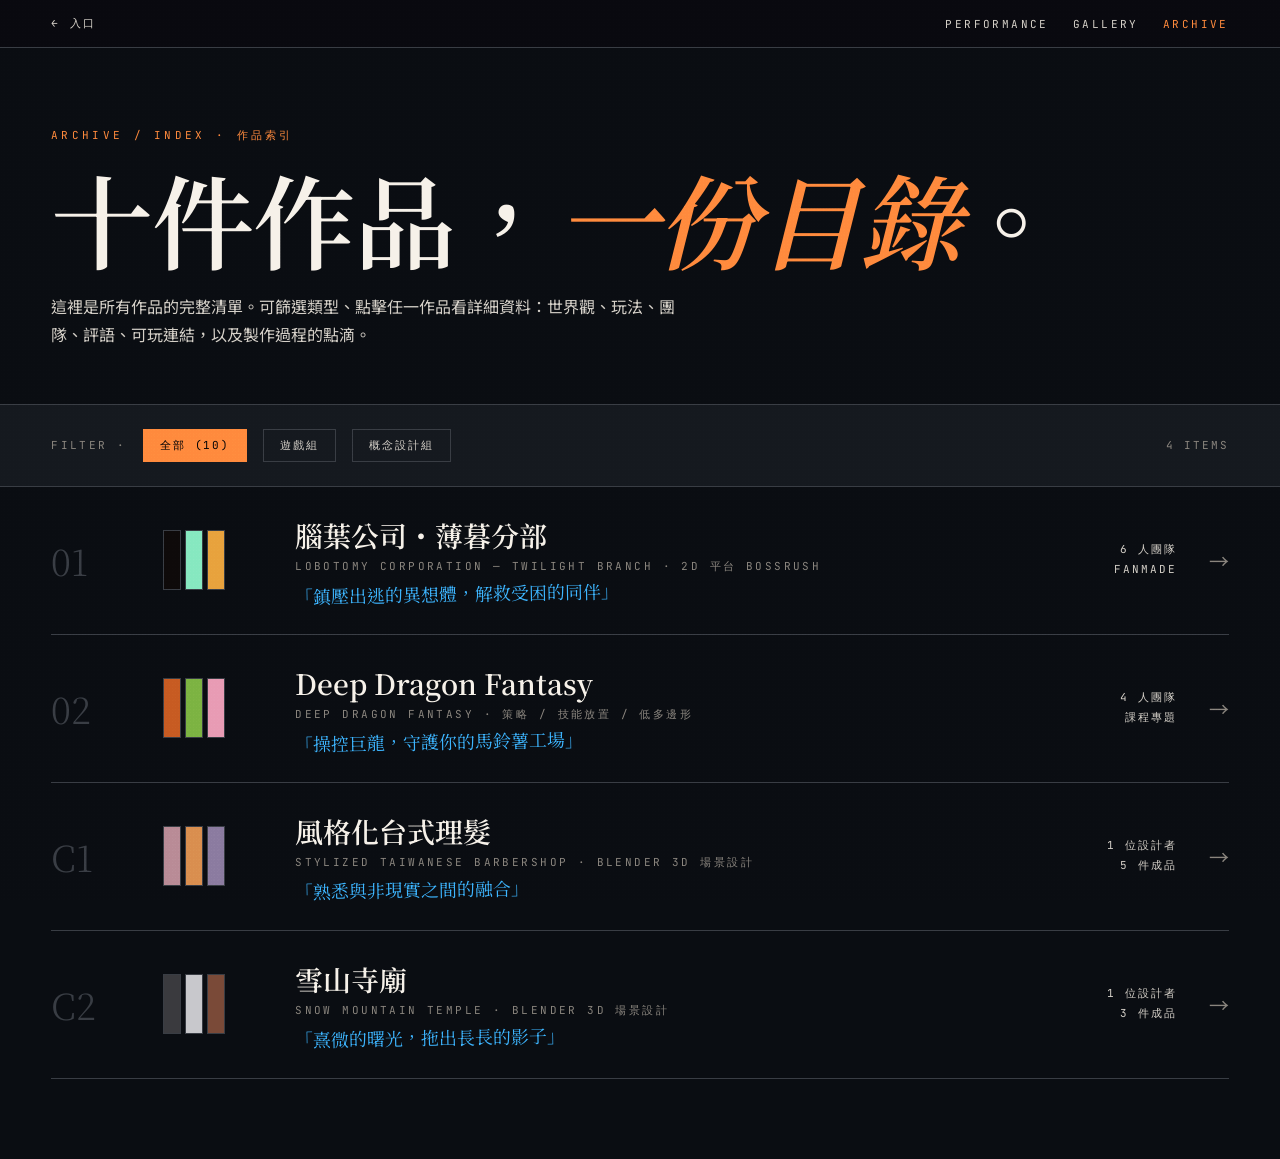
<file: archive.html>
<!DOCTYPE html>
<html lang="zh-Hant">
<head>
<meta charset="UTF-8">
<meta name="viewport" content="width=device-width, initial-scale=1">
<title>Archive · NYCU GDC Showcase</title>
<link rel="preconnect" href="https://fonts.googleapis.com">
<link rel="preconnect" href="https://fonts.gstatic.com" crossorigin>
<link href="https://fonts.googleapis.com/css2?family=Caveat:wght@400;600&family=JetBrains+Mono:wght@300;400;500&family=Noto+Sans+TC:wght@300;400;500;700&family=Noto+Serif+TC:wght@300;400;600;900&display=swap" rel="stylesheet">
<link rel="stylesheet" href="styles/tokens.css">
<style>
  body { background: var(--bg-stage); }

  .topbar {
    position: sticky;
    top: 0;
    background: rgba(10,10,16,0.85);
    backdrop-filter: blur(12px);
    border-bottom: 1px solid var(--paper-line);
    padding: 16px var(--pad-edge);
    display: flex;
    align-items: center;
    justify-content: space-between;
    z-index: 50;
    font-family: var(--f-mono);
    font-size: 11px;
    letter-spacing: 0.22em;
    text-transform: uppercase;
  }
  .topbar a { color: var(--paper-dim); }
  .topbar a:hover { color: var(--gdc-orange); }
  .topbar nav { display: flex; gap: 24px; }

  header.head {
    padding: 80px var(--pad-edge) 40px;
    border-bottom: 1px solid var(--paper-line);
  }
  header.head .meta {
    font-family: var(--f-mono);
    font-size: 11px;
    letter-spacing: 0.3em;
    text-transform: uppercase;
    color: var(--gdc-orange);
    margin-bottom: 24px;
  }
  header.head h1 {
    font-family: var(--f-serif);
    font-size: clamp(48px, 8vw, 120px);
    font-weight: 600;
    margin: 0;
    line-height: 1;
    letter-spacing: -0.01em;
  }
  header.head h1 em { color: var(--gdc-orange); font-style: italic; }
  header.head .sub {
    margin-top: 24px;
    color: var(--paper-dim);
    max-width: 640px;
    line-height: 1.7;
  }

  .filter-bar {
    padding: 24px var(--pad-edge);
    display: flex;
    gap: 16px;
    align-items: center;
    flex-wrap: wrap;
    border-bottom: 1px solid var(--paper-line);
    background: var(--bg-rise);
  }
  .filter-bar .lbl {
    font-family: var(--f-mono);
    font-size: 11px;
    letter-spacing: 0.22em;
    color: var(--paper-faint);
  }
  .filter-bar button {
    background: transparent;
    border: 1px solid var(--paper-line);
    color: var(--paper-dim);
    padding: 8px 16px;
    font-family: var(--f-mono);
    font-size: 11px;
    letter-spacing: 0.18em;
    text-transform: uppercase;
    cursor: pointer;
    transition: all 0.2s;
  }
  .filter-bar button:hover, .filter-bar button.active {
    background: var(--gdc-orange);
    border-color: var(--gdc-orange);
    color: var(--bg-deeper);
  }
  .filter-bar .grow { flex: 1; }
  .filter-bar .count {
    font-family: var(--f-mono);
    font-size: 11px;
    letter-spacing: 0.18em;
    color: var(--paper-faint);
  }

  /* List rows */
  .list { padding: 0 var(--pad-edge) 80px; }
  .row {
    display: grid;
    grid-template-columns: 80px 100px 1fr auto auto;
    gap: 32px;
    padding: 28px 0;
    border-bottom: 1px solid var(--paper-line);
    align-items: center;
    cursor: pointer;
    transition: padding 0.3s;
  }
  .row:hover {
    padding-left: 16px;
    padding-right: 16px;
    background: var(--bg-rise);
  }
  .row .no {
    font-family: var(--f-serif);
    font-size: 36px;
    font-weight: 300;
    color: var(--paper-line);
    transition: color 0.2s;
  }
  .row:hover .no { color: var(--gdc-orange); }
  .row .swatches { display: flex; gap: 4px; }
  .row .swatches .sw { width: 18px; height: 60px; border: 1px solid var(--paper-line); }
  .row .ttl-wrap .ttl {
    font-family: var(--f-serif);
    font-size: 28px;
    font-weight: 600;
  }
  .row .ttl-wrap .en {
    font-family: var(--f-mono);
    font-size: 11px;
    letter-spacing: 0.22em;
    color: var(--paper-faint);
    text-transform: uppercase;
    margin-top: 4px;
  }
  .row .ttl-wrap .tag-line {
    font-family: var(--f-hand);
    color: var(--gdc-blue);
    font-size: 18px;
    margin-top: 6px;
    transform: rotate(-1deg);
    display: inline-block;
  }
  .row .meta-col {
    font-family: var(--f-mono);
    font-size: 11px;
    letter-spacing: 0.18em;
    color: var(--paper-dim);
    text-align: right;
    line-height: 1.8;
    text-transform: uppercase;
  }
  .row .arrow {
    font-size: 20px;
    color: var(--paper-faint);
    transition: all 0.2s;
  }
  .row:hover .arrow { color: var(--gdc-orange); transform: translateX(8px); }

  /* Detail page */
  .detail { display: none; padding: 60px var(--pad-edge); }
  .detail.open { display: block; }
  .detail .back {
    display: inline-flex;
    align-items: center;
    gap: 8px;
    font-family: var(--f-mono);
    font-size: 11px;
    letter-spacing: 0.22em;
    text-transform: uppercase;
    color: var(--paper-dim);
    margin-bottom: 40px;
    cursor: pointer;
    background: none;
    border: none;
    padding: 0;
  }
  .detail .back:hover { color: var(--gdc-orange); }

  .detail-hero {
    display: grid;
    grid-template-columns: 1fr 1fr;
    gap: 64px;
    align-items: end;
    border-bottom: 1px solid var(--paper-line);
    padding-bottom: 40px;
    margin-bottom: 40px;
  }
  .detail-hero .label {
    font-family: var(--f-mono);
    font-size: 11px;
    letter-spacing: 0.3em;
    color: var(--gdc-orange);
    margin-bottom: 16px;
    text-transform: uppercase;
  }
  .detail-hero h2 {
    font-family: var(--f-serif);
    font-size: clamp(48px, 7vw, 96px);
    font-weight: 600;
    margin: 0;
    line-height: 1;
    letter-spacing: -0.01em;
  }
  .detail-hero .en {
    font-family: var(--f-mono);
    font-size: 13px;
    letter-spacing: 0.22em;
    color: var(--paper-faint);
    margin-top: 12px;
    text-transform: uppercase;
  }
  .detail-hero .tag-line {
    font-family: var(--f-hand);
    color: var(--gdc-blue);
    font-size: 32px;
    margin-top: 24px;
    transform: rotate(-2deg);
    display: inline-block;
  }
  .detail-hero .key-vis {
    aspect-ratio: 4 / 3;
    border: 1px solid var(--paper-line);
    background:
      repeating-linear-gradient(45deg, transparent 0, transparent 14px, rgba(255,255,255,0.025) 14px, rgba(255,255,255,0.025) 15px);
    display: grid;
    place-items: center;
    color: var(--paper-faint);
    font-family: var(--f-mono);
    font-size: 11px;
    letter-spacing: 0.22em;
    position: relative;
  }
  .detail-hero .key-vis .big {
    font-family: var(--f-serif);
    font-size: 140px;
    color: var(--paper-line);
    line-height: 1;
    margin-bottom: 12px;
  }
  .detail-hero .key-vis .pill {
    position: absolute;
    top: 14px; left: 14px;
    border: 1px solid var(--paper-line);
    padding: 4px 10px;
    font-size: 10px;
  }

  .detail-grid {
    display: grid;
    grid-template-columns: 280px 1fr;
    gap: 64px;
    margin-bottom: 60px;
  }
  .detail-side .blk {
    border-top: 1px solid var(--gdc-orange);
    padding: 14px 0 24px;
    margin-bottom: 24px;
  }
  .detail-side .blk h4 {
    font-family: var(--f-mono);
    font-size: 10px;
    letter-spacing: 0.22em;
    text-transform: uppercase;
    color: var(--paper-faint);
    margin: 0 0 8px;
  }
  .detail-side .blk p {
    margin: 0;
    color: var(--paper);
    font-size: 14px;
    line-height: 1.7;
  }
  .detail-side .pal { display: flex; gap: 6px; }
  .detail-side .pal .sw { width: 32px; height: 32px; border: 1px solid var(--paper-line); }

  .detail-main h3 {
    font-family: var(--f-serif);
    font-size: 32px;
    margin: 0 0 16px;
  }
  .detail-main p {
    color: var(--paper-dim);
    line-height: 1.85;
    font-size: 16px;
    margin-bottom: 32px;
  }
  .detail-main h3 + p { font-size: 18px; }

  .detail-main .gameplay-list {
    list-style: none;
    padding: 0;
    margin: 0 0 32px;
    border-top: 1px solid var(--paper-line);
  }
  .detail-main .gameplay-list li {
    padding: 14px 0;
    border-bottom: 1px solid var(--paper-line);
    display: grid;
    grid-template-columns: 60px 1fr;
    gap: 24px;
    color: var(--paper-dim);
  }
  .detail-main .gameplay-list .idx {
    font-family: var(--f-mono);
    font-size: 11px;
    color: var(--gdc-orange);
    letter-spacing: 0.22em;
  }

  .review {
    padding: 32px;
    border: 1px solid var(--gdc-blue);
    background: rgba(61, 181, 255, 0.04);
    margin-bottom: 32px;
    position: relative;
  }
  .review::before {
    content: "“";
    position: absolute;
    top: -18px; left: 20px;
    font-family: var(--f-serif);
    font-size: 80px;
    color: var(--gdc-blue);
    line-height: 1;
  }
  .review .q { font-family: var(--f-serif); font-size: 20px; line-height: 1.6; }
  .review .from { margin-top: 12px; font-family: var(--f-mono); font-size: 11px; letter-spacing: 0.22em; color: var(--paper-faint); text-transform: uppercase; }

  .team-row {
    display: grid;
    grid-template-columns: repeat(auto-fit, minmax(180px, 1fr));
    gap: 1px;
    background: var(--paper-line);
    border: 1px solid var(--paper-line);
    margin-bottom: 32px;
  }
  .team-row .p { background: var(--bg-rise); padding: 20px; display: flex; flex-direction: column; }
  .team-row .p .role {
    font-family: var(--f-mono);
    font-size: 10px;
    letter-spacing: 0.22em;
    color: var(--paper-faint);
    text-transform: uppercase;
    line-height: 1.5;
    min-height: 2lh;
  }
  .team-row .p .name { font-family: var(--f-serif); font-size: 22px; margin-top: 10px; }

  .actions { display: flex; gap: 12px; flex-wrap: wrap; margin-top: 16px; }

  /* Hide list view when detail is open */
  body.viewing-detail .head, body.viewing-detail .filter-bar, body.viewing-detail .list { display: none; }

  @media (max-width: 720px) {
    .row { grid-template-columns: 60px 60px 1fr auto; gap: 16px; }
    .row .meta-col { display: none; }
    .row .swatches .sw { height: 40px; width: 12px; }
    .detail-hero { grid-template-columns: 1fr; }
    .detail-grid { grid-template-columns: 1fr; gap: 32px; }
  }
</style>
</head>
<body class="grain">

<div class="topbar">
  <a href="index.html">← 入口</a>
  <nav>
    <a href="perform.html">Performance</a>
    <a href="gallery.html">Gallery</a>
    <a href="archive.html" style="color:var(--gdc-orange);">Archive</a>
  </nav>
</div>

<header class="head">
  <div class="meta">ARCHIVE / INDEX · 作品索引</div>
  <h1>十件作品，<em>一份目錄</em>。</h1>
  <p class="sub">這裡是所有作品的完整清單。可篩選類型、點擊任一作品看詳細資料：世界觀、玩法、團隊、評語、可玩連結，以及製作過程的點滴。</p>
</header>

<div class="filter-bar">
  <span class="lbl">FILTER ·</span>
  <button data-f="all" class="active">全部 (10)</button>
  <button data-f="game">遊戲組</button>
  <button data-f="concept">概念設計組</button>
  <span class="grow"></span>
  <span class="count" id="count">10 ITEMS</span>
</div>

<div class="list" id="list"></div>

<div class="detail" id="detail"></div>

<script src="data/exhibits.js"></script>
<script>
  const list = document.getElementById('list');
  const detail = document.getElementById('detail');
  const countEl = document.getElementById('count');

  function renderList(filter) {
    list.innerHTML = '';
    const items = window.EXHIBITS.filter(e => filter === 'all' || e.type === filter);
    countEl.textContent = `${items.length} ITEMS`;
    items.forEach(e => {
      const isConcept = e.type === 'concept';
      const row = document.createElement('div');
      row.className = 'row';
      row.innerHTML = `
        <div class="no">${e.no}</div>
        <div class="swatches">
          ${e.palette.map(c => `<div class="sw" style="background:${c}"></div>`).join('')}
        </div>
        <div class="ttl-wrap">
          <div class="ttl">${e.title}</div>
          <div class="en">${e.titleEn} · ${isConcept ? e.medium : e.genre}</div>
          <div class="tag-line">「${e.tagline}」</div>
        </div>
        <div class="meta-col">
          ${isConcept ? `${e.designers.length} 位設計者<br>${e.finals} 件成品` : `${e.team.length} 人團隊<br>${e.download.split(' ')[0]}`}
        </div>
        <div class="arrow">→</div>
      `;
      row.addEventListener('click', () => openDetail(e.id));
      list.appendChild(row);
    });
  }

  function openDetail(id) {
    const e = window.EXHIBIT_BY_ID[id];
    if (!e) return;
    const isConcept = e.type === 'concept';
    location.hash = id;
    document.body.classList.add('viewing-detail');

    detail.innerHTML = `
      <button class="back" onclick="closeDetail()">← 返回索引</button>
      <div class="detail-hero">
        <div>
          <div class="label">${e.no} · ${isConcept ? 'CONCEPT' : 'GAME'} / ACT</div>
          <h2>${e.title}</h2>
          <div class="en">${e.titleEn} · ${isConcept ? e.medium : e.genre}</div>
          <div class="tag-line">「${e.tagline}」</div>
        </div>
        <div class="key-vis" style="${e.image ? `background-image:linear-gradient(to bottom, rgba(0,0,0,0.15), rgba(0,0,0,0.55)), url('${e.image}');background-size:cover;background-position:center;` : ''}">
          <div class="pill">KEY VISUAL · ${e.titleEn}</div>
          ${e.image ? '' : `<div style="text-align:center;"><div class="big">${e.no}</div><div>主視覺 PLACEHOLDER</div></div>`}
        </div>
        ${e.gallery && e.gallery.length > 1 ? `
          <div style="grid-column:1 / -1; display:grid;grid-template-columns:repeat(auto-fill,minmax(200px,1fr));gap:8px;margin-top:-16px;margin-bottom:24px;">
            ${e.gallery.slice(1).map(src => `<div style="aspect-ratio:4/3;background:url('${src}') center/cover;border:1px solid var(--paper-line);"></div>`).join('')}
          </div>` : ''}
      </div>

      <div class="detail-grid">
        <aside class="detail-side">
          <div class="blk"><h4>Type</h4><p>${isConcept ? '概念設計組 / Concept' : '遊戲組 / Game'}</p></div>
          <div class="blk"><h4>${isConcept ? 'Medium' : 'Genre'}</h4><p>${isConcept ? e.medium : e.genre}</p></div>
          <div class="blk"><h4>Palette</h4><div class="pal">${e.palette.map(c => `<div class="sw" style="background:${c}" title="${c}"></div>`).join('')}</div></div>
          ${isConcept
            ? `<div class="blk"><h4>Output</h4><p>${e.sketches} 張草圖<br>${e.finals} 件最終定稿</p></div>`
            : `<div class="blk"><h4>Status</h4><p>${e.download}</p></div>
               <div class="blk"><h4>Audio</h4><p>${e.audio}</p></div>`}
        </aside>

        <main class="detail-main">
          <h3>${isConcept ? '創作敘述' : '世界觀'}</h3>
          <p>${isConcept ? e.description : e.world}</p>

          ${e.concept ? `<h3>設計理念</h3><p>${e.concept}</p>` : ''}

          ${!isConcept ? `
            <h3>玩法機制</h3>
            <ul class="gameplay-list">
              ${e.gameplay.map((g, i) => `<li><span class="idx">M.${String(i+1).padStart(2,'0')}</span><span>${g}</span></li>`).join('')}
            </ul>
          ` : ''}

          ${e.review ? `
            <h3>${isConcept ? '評語' : '公開評語'}</h3>
            <div class="review">
              <div class="q">${e.review.split('—')[0].trim()}</div>
              <div class="from">— ${e.review.split('—')[1] ? e.review.split('—')[1].trim() : ''}</div>
            </div>
          ` : ''}

          <h3>${isConcept ? '設計者' : '製作團隊'}</h3>
          <div class="team-row">
            ${(isConcept ? e.designers.map(d => ({ name: d, role: 'CONCEPT DESIGNER' })) : e.team.map(t => {
              const [name, role] = t.split(' / ');
              return { name, role: role || '' };
            })).map(p => `<div class="p"><div class="role">${p.role}</div><div class="name">${p.name}</div></div>`).join('')}
          </div>

          ${!isConcept ? `
            <div class="actions">
              <a class="btn btn-primary" href="#">↓ ${e.download}</a>
              <a class="btn" href="perform.html#act-${e.id}">在表演中找到這幕</a>
              <a class="btn" href="gallery.html">回展場</a>
            </div>
          ` : `
            <div class="actions">
              <a class="btn btn-primary" href="perform.html#act-${e.id}">在表演中找到這幕</a>
              <a class="btn" href="gallery.html">回展場</a>
            </div>
          `}
        </main>
      </div>
    `;
    detail.classList.add('open');
    window.scrollTo(0, 0);
  }

  function closeDetail() {
    detail.classList.remove('open');
    document.body.classList.remove('viewing-detail');
    history.replaceState(null, '', 'archive.html');
  }
  window.closeDetail = closeDetail;

  // Filter buttons
  document.querySelectorAll('.filter-bar button').forEach(b => {
    b.addEventListener('click', () => {
      document.querySelectorAll('.filter-bar button').forEach(x => x.classList.remove('active'));
      b.classList.add('active');
      renderList(b.dataset.f);
    });
  });

  renderList('all');

  // Open from hash
  if (location.hash) {
    const id = location.hash.slice(1);
    if (window.EXHIBIT_BY_ID[id]) openDetail(id);
  }
</script>

</body>
</html>
</file>
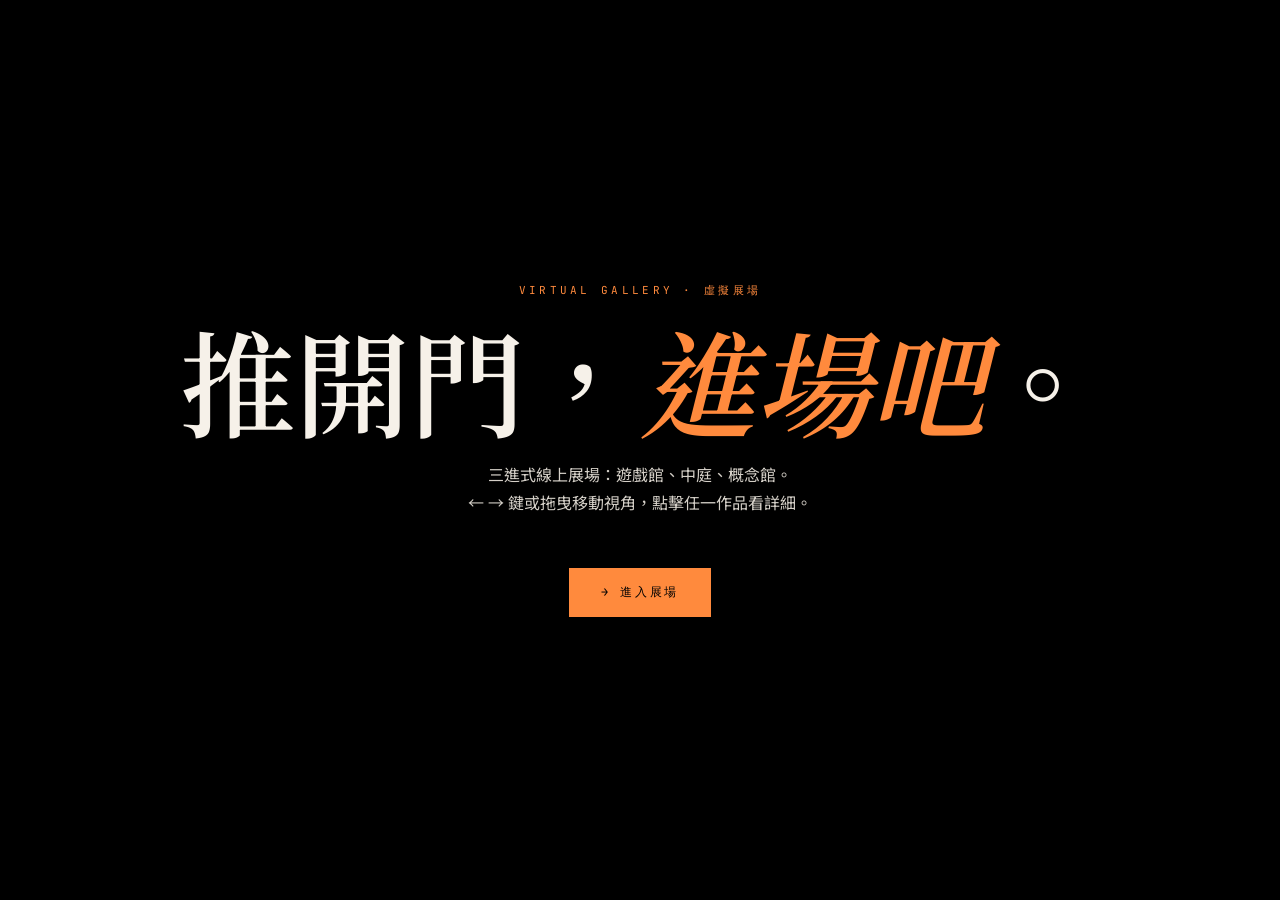
<file: gallery.html>
<!DOCTYPE html>
<html lang="zh-Hant">
<head>
<meta charset="UTF-8">
<meta name="viewport" content="width=device-width, initial-scale=1">
<title>Gallery · NYCU GDC Showcase</title>
<link rel="preconnect" href="https://fonts.googleapis.com">
<link rel="preconnect" href="https://fonts.gstatic.com" crossorigin>
<link href="https://fonts.googleapis.com/css2?family=Caveat:wght@400;600&family=JetBrains+Mono:wght@300;400;500&family=Noto+Sans+TC:wght@300;400;500;700&family=Noto+Serif+TC:wght@300;400;600;900&display=swap" rel="stylesheet">
<link rel="stylesheet" href="styles/tokens.css">
<style>
  html, body { height: 100%; overflow: hidden; }
  body { background: #050507; font-family: var(--f-sans); }

  /* HUD top */
  .hud-top {
    position: fixed; top: 0; left: 0; right: 0;
    height: 48px;
    background: rgba(0,0,0,0.6);
    backdrop-filter: blur(12px);
    border-bottom: 1px solid rgba(255,255,255,0.08);
    display: flex; align-items: center;
    padding: 0 24px;
    z-index: 100; gap: 24px;
    font-family: var(--f-mono);
    font-size: 10px; letter-spacing: 0.22em; text-transform: uppercase;
  }
  .hud-top a { color: var(--paper-dim); }
  .hud-top a:hover { color: var(--gdc-orange); }
  .hud-top .room { color: var(--gdc-orange); flex: 1; text-align: center; font-size: 12px; }

  /* HUD bottom */
  .hud-bot {
    position: fixed; bottom: 0; left: 0; right: 0;
    height: 90px;
    background: rgba(0,0,0,0.75);
    backdrop-filter: blur(12px);
    border-top: 1px solid rgba(255,255,255,0.08);
    z-index: 100;
    padding: 12px 24px;
    display: grid;
    grid-template-columns: 220px 1fr 220px;
    gap: 24px; align-items: center;
  }
  .controls-hint {
    font-family: var(--f-mono); font-size: 10px;
    letter-spacing: 0.18em; color: var(--paper-faint);
    line-height: 1.7;
  }
  .controls-hint kbd {
    display: inline-block;
    border: 1px solid rgba(255,255,255,0.2);
    padding: 2px 5px; margin: 0 1px;
    border-radius: 3px; font-size: 9px;
    color: var(--paper); background: rgba(255,255,255,0.05);
  }
  .minimap {
    height: 64px;
    border: 1px solid rgba(255,255,255,0.1);
    background: rgba(0,0,0,0.4);
    position: relative; overflow: hidden;
    cursor: pointer;
  }
  .minimap .seg {
    position: absolute; top: 0; bottom: 0;
    border-right: 1px dashed rgba(255,255,255,0.15);
  }
  .minimap .room-l {
    position: absolute; top: 6px;
    font-family: var(--f-mono); font-size: 9px;
    letter-spacing: 0.18em; color: var(--paper-faint);
    padding: 0 8px;
  }
  .minimap .you {
    position: absolute; top: 50%;
    width: 8px; height: 8px;
    background: var(--gdc-orange);
    border-radius: 50%;
    transform: translate(-50%, -50%);
    box-shadow: 0 0 16px var(--gdc-orange);
    transition: left 0.2s;
  }
  .minimap .pin {
    position: absolute; top: 50%;
    width: 4px; height: 12px;
    background: rgba(255,255,255,0.4);
    transform: translate(-50%, -50%);
  }
  .pos-readout {
    font-family: var(--f-mono); font-size: 10px;
    letter-spacing: 0.18em; color: var(--paper-faint);
    text-align: right;
  }
  .pos-readout .v { color: var(--paper); font-size: 12px; margin-top: 4px; }

  /* === 3D World === */
  .viewport {
    position: fixed;
    inset: 48px 0 90px 0;
    perspective: 1400px;
    perspective-origin: 50% 45%;
    overflow: hidden;
    cursor: grab;
    background: radial-gradient(ellipse at center 30%, #1a1822 0%, #050507 75%);
  }
  .viewport.dragging { cursor: grabbing; }
  .viewport, .viewport * {
    user-select: none;
    -webkit-user-select: none;
    -webkit-touch-callout: none;
  }

  .world {
    position: absolute;
    top: 50%; left: 50%;
    transform-style: preserve-3d;
    transition: transform 0.45s cubic-bezier(0.2, 0.8, 0.2, 1);
    will-change: transform;
  }

  /* Floor with reflective gradient */
  .floor {
    position: absolute;
    width: 16000px; height: 2400px;
    left: -8000px;
    transform: rotateX(90deg) translateZ(-500px);
    transform-style: preserve-3d;
    background:
      linear-gradient(to bottom, rgba(255,255,255,0.04) 0%, transparent 100%),
      repeating-linear-gradient(90deg, transparent 0, transparent 199px, rgba(255,255,255,0.06) 199px, rgba(255,255,255,0.06) 200px),
      repeating-linear-gradient(0deg, transparent 0, transparent 199px, rgba(255,255,255,0.06) 199px, rgba(255,255,255,0.06) 200px),
      linear-gradient(to bottom, #0e0c14 0%, #050507 100%);
  }
  /* Ceiling — track lights */
  .ceiling {
    position: absolute;
    width: 16000px; height: 2400px;
    left: -8000px;
    transform: rotateX(-90deg) translateZ(-500px);
    background:
      repeating-linear-gradient(90deg, transparent 0, transparent 599px, rgba(255,138,61,0.4) 599px, rgba(255,138,61,0.4) 605px, transparent 605px, transparent 1200px),
      #0a0810;
  }
  /* Side walls — left & right at ±1200 */
  .wall-l, .wall-r {
    position: absolute;
    width: 16000px; height: 1000px;
    left: -8000px; top: -500px;
    background:
      repeating-linear-gradient(0deg, transparent 0, transparent 199px, rgba(255,255,255,0.04) 199px, rgba(255,255,255,0.04) 200px),
      linear-gradient(to right, rgba(255,255,255,0.03), rgba(255,255,255,0));
  }
  .wall-l { transform: rotateY(90deg) translateZ(-1200px); }
  .wall-r { transform: rotateY(-90deg) translateZ(-1200px); }
  /* Back wall */
  .back-wall {
    position: absolute;
    width: 16000px; height: 1200px;
    left: -8000px; top: -600px;
    transform: translateZ(-3000px);
    background: linear-gradient(to bottom, #0a0810 0%, #02020a 100%);
  }

  /* Big architectural numbers floating overhead */
  .room-mark {
    position: absolute;
    transform-style: preserve-3d;
    pointer-events: none;
    text-align: center;
    color: rgba(255,255,255,0.04);
  }
  .room-mark .name {
    font-family: var(--f-serif);
    font-size: 320px;
    font-weight: 900;
    line-height: 0.85;
    letter-spacing: -0.04em;
    white-space: nowrap;
  }
  .room-mark .sub {
    font-family: var(--f-mono);
    font-size: 14px;
    letter-spacing: 0.5em;
    color: rgba(255,255,255,0.2);
    margin-top: 8px;
  }
  .room-mark.atrium { color: rgba(255,138,61,0.08); }
  .room-mark.atrium .sub { color: rgba(255,138,61,0.4); }

  /* Architectural archway between rooms */
  .arch {
    position: absolute;
    top: -540px;
    width: 10px; height: 1100px;
    background: linear-gradient(to bottom, rgba(255,255,255,0.4), rgba(255,255,255,0.05));
  }
  .arch::before {
    content: ""; position: absolute;
    top: 0; left: -480px;
    width: 970px; height: 6px;
    background: rgba(255,255,255,0.4);
  }
  .arch.right { left: 480px; }

  /* Wall text — exhibit room title */
  .wall-text {
    position: absolute;
    transform-style: preserve-3d;
    pointer-events: none;
    color: rgba(255,255,255,0.6);
    font-family: var(--f-serif);
  }

  /* === Exhibit: large hanging ARTWORK === */
  .art {
    position: absolute;
    transform-style: preserve-3d;
    transform: translate(-50%, -50%);
    cursor: pointer;
  }
  .art.tilt-l { transform: translate(-50%, -50%) rotateY(22deg); }
  .art.tilt-r { transform: translate(-50%, -50%) rotateY(-22deg); }
  .art.center { transform: translate(-50%, -50%) rotateY(0deg); }

  .frame {
    position: relative;
    width: var(--w, 460px);
    height: var(--h, 600px);
    background: var(--bg, #1B3B5F);
    border: 12px solid #0a0a14;
    box-shadow:
      inset 0 0 0 2px rgba(255,255,255,0.1),
      0 60px 80px -30px rgba(0,0,0,0.9),
      0 0 120px -20px var(--glow, rgba(255,138,61,0.3));
    transition: all 0.4s ease;
    overflow: hidden;
  }
  .art:hover .frame {
    border-color: var(--gdc-orange);
    box-shadow:
      inset 0 0 0 2px rgba(255,255,255,0.2),
      0 80px 100px -30px rgba(0,0,0,0.9),
      0 0 200px -10px var(--glow, var(--gdc-orange));
    transform: translateZ(40px);
  }

  /* Inside frame: visual composition */
  .frame .layer-1 {
    position: absolute; inset: 0;
    background:
      radial-gradient(ellipse at 30% 40%, var(--bg-2, rgba(232,192,125,0.3)) 0%, transparent 60%),
      linear-gradient(135deg, var(--bg, #1B3B5F) 0%, var(--bg-3, #0a1a2a) 100%);
  }
  .frame .layer-img {
    position: absolute; inset: 0;
    background-size: cover;
    background-position: center;
    background-repeat: no-repeat;
  }
  .frame .layer-img::after {
    content: "";
    position: absolute; inset: 0;
    background: linear-gradient(to bottom, rgba(0,0,0,0.1) 0%, rgba(0,0,0,0) 50%, rgba(0,0,0,0.75) 100%);
  }
  .frame .layer-2 {
    position: absolute; inset: 0;
    background-image:
      repeating-linear-gradient(45deg, transparent 0, transparent 14px, rgba(255,255,255,0.04) 14px, rgba(255,255,255,0.04) 15px);
    mix-blend-mode: overlay;
    pointer-events: none;
  }
  .frame .layer-3 {
    position: absolute; inset: 0;
    display: grid; place-items: center;
    text-align: center;
  }
  .frame .layer-3 .glyph {
    font-family: var(--f-serif);
    font-size: var(--glyph-size, 200px);
    font-weight: 300;
    color: rgba(255,255,255,0.16);
    line-height: 0.85;
    letter-spacing: -0.04em;
  }
  .frame .layer-3 .ttl {
    position: absolute;
    bottom: 30px; left: 24px; right: 24px;
    text-align: left;
  }
  .frame .layer-3 .ttl .h {
    font-family: var(--f-serif);
    font-size: 32px;
    font-weight: 600;
    color: var(--paper);
    line-height: 1.05;
  }
  .frame .layer-3 .ttl .e {
    font-family: var(--f-mono);
    font-size: 10px;
    letter-spacing: 0.22em;
    color: rgba(255,255,255,0.6);
    margin-top: 6px;
    text-transform: uppercase;
  }
  .frame .corner-no {
    position: absolute;
    top: 18px; left: 18px;
    font-family: var(--f-mono);
    font-size: 11px; letter-spacing: 0.22em;
    color: rgba(255,255,255,0.7);
    border: 1px solid rgba(255,255,255,0.3);
    padding: 4px 10px;
    background: rgba(0,0,0,0.4);
    backdrop-filter: blur(4px);
  }
  .frame .corner-pal {
    position: absolute;
    top: 18px; right: 18px;
    display: flex; gap: 4px;
  }
  .frame .corner-pal .sw { width: 12px; height: 12px; border: 1px solid rgba(0,0,0,0.4); }

  /* Spotlight cone */
  .light-cone {
    position: absolute;
    bottom: 100%; left: 50%;
    width: 280px; height: 480px;
    transform: translateX(-50%);
    background:
      linear-gradient(to bottom,
        rgba(255,255,255,0) 0%,
        rgba(255,255,255,0.03) 30%,
        var(--cone, rgba(255,138,61,0.15)) 100%);
    clip-path: polygon(38% 0, 62% 0, 100% 100%, 0 100%);
    pointer-events: none;
    opacity: 0.7;
    transition: opacity 0.4s;
  }
  .art:hover .light-cone { opacity: 1; }

  /* Floor reflection */
  .reflection {
    position: absolute;
    top: 100%; left: 0; right: 0;
    height: 60%;
    background: var(--bg, #1B3B5F);
    transform: scaleY(-1);
    opacity: 0.18;
    filter: blur(8px);
    mask-image: linear-gradient(to bottom, black, transparent);
    -webkit-mask-image: linear-gradient(to bottom, black, transparent);
  }

  /* Plaque */
  .plaque {
    position: absolute;
    top: calc(100% + 30px);
    left: 50%;
    transform: translateX(-50%);
    text-align: center;
    color: var(--paper-dim);
    width: 240px;
  }
  .plaque .num {
    font-family: var(--f-mono);
    font-size: 10px;
    letter-spacing: 0.3em;
    color: var(--gdc-orange);
    margin-bottom: 4px;
  }
  .plaque .ttl { font-family: var(--f-serif); font-size: 18px; color: var(--paper); }
  .plaque .meta {
    font-family: var(--f-mono); font-size: 10px;
    letter-spacing: 0.18em; color: var(--paper-faint);
    margin-top: 4px;
  }

  /* Atrium centerpiece — floating sculpture */
  .totem {
    position: absolute;
    transform-style: preserve-3d;
    transform: translate(-50%, -50%);
    pointer-events: none;
    text-align: center;
  }
  .totem-glyph {
    font-family: var(--f-serif);
    font-size: 320px; font-weight: 300;
    line-height: 0.85;
    color: rgba(255,138,61,0.25);
    text-shadow: 0 0 60px rgba(255,138,61,0.4);
    animation: float 6s ease-in-out infinite alternate;
  }
  @keyframes float {
    from { transform: translateY(-10px); }
    to { transform: translateY(10px); }
  }
  .totem-base {
    margin-top: 24px;
    font-family: var(--f-mono);
    font-size: 12px;
    letter-spacing: 0.5em;
    color: rgba(255,138,61,0.7);
  }

  /* Banner overhead */
  .banner {
    position: absolute;
    transform-style: preserve-3d;
    pointer-events: none;
    text-align: center;
    color: rgba(255,255,255,0.7);
    border-top: 1px solid rgba(255,255,255,0.2);
    border-bottom: 1px solid rgba(255,255,255,0.2);
    padding: 14px 24px;
    background: rgba(0,0,0,0.3);
    backdrop-filter: blur(2px);
  }
  .banner .b1 {
    font-family: var(--f-mono);
    font-size: 11px;
    letter-spacing: 0.5em;
    color: var(--gdc-orange);
  }
  .banner .b2 {
    font-family: var(--f-serif);
    font-size: 24px;
    margin-top: 6px;
  }

  /* Atrium info kiosk */
  .kiosk {
    position: absolute;
    transform-style: preserve-3d;
    transform: translate(-50%, -50%);
    color: rgba(255,255,255,0.7);
    text-align: center;
    background: rgba(0,0,0,0.4);
    border: 1px solid rgba(255,255,255,0.2);
    padding: 18px 24px;
    backdrop-filter: blur(6px);
  }
  .kiosk .l { font-family: var(--f-mono); font-size: 10px; letter-spacing: 0.3em; color: var(--gdc-orange); margin-bottom: 8px; }
  .kiosk .h { font-family: var(--f-serif); font-size: 24px; }

  /* Detail modal */
  .modal {
    position: fixed;
    inset: 0; z-index: 200;
    display: none;
    background: rgba(0,0,0,0.9);
    backdrop-filter: blur(20px);
  }
  .modal.open { display: grid; place-items: center; }
  .modal-card {
    width: min(900px, 92vw);
    max-height: 86vh;
    overflow: auto;
    background: #0a0a12;
    border: 1px solid rgba(255,255,255,0.1);
    padding: 0;
    position: relative;
  }
  .modal-hero {
    aspect-ratio: 16/8;
    background: var(--mh-bg, #1B3B5F);
    position: relative;
    overflow: hidden;
    display: grid; place-items: center;
  }
  .modal-hero::before {
    content: "";
    position: absolute; inset: 0;
    background:
      radial-gradient(ellipse at 30% 40%, var(--mh-glow, rgba(232,192,125,0.4)) 0%, transparent 60%),
      repeating-linear-gradient(45deg, transparent 0, transparent 14px, rgba(255,255,255,0.05) 14px, rgba(255,255,255,0.05) 15px);
  }
  .modal-hero .glyph {
    position: relative;
    font-family: var(--f-serif);
    font-size: clamp(120px, 18vw, 220px);
    color: rgba(255,255,255,0.2);
    line-height: 1;
  }
  .modal-body { padding: 40px; color: var(--paper); }
  .modal .close {
    position: absolute; top: 12px; right: 12px;
    background: rgba(0,0,0,0.6); backdrop-filter: blur(8px);
    border: 1px solid rgba(255,255,255,0.2);
    color: var(--paper);
    width: 36px; height: 36px;
    cursor: pointer; font-size: 18px;
    z-index: 5;
  }
  .modal .close:hover { background: var(--gdc-orange); border-color: var(--gdc-orange); color: #000; }
  .modal-body h3 {
    font-family: var(--f-serif);
    font-size: 36px; font-weight: 600;
    margin: 0 0 4px;
  }
  .modal-body .en {
    font-family: var(--f-mono);
    font-size: 11px; letter-spacing: 0.22em;
    color: var(--paper-faint);
    text-transform: uppercase; margin-bottom: 18px;
  }
  .modal-body .tagline {
    font-family: var(--f-hand);
    color: var(--gdc-blue);
    font-size: 24px;
    transform: rotate(-2deg);
    display: inline-block;
    margin-bottom: 16px;
  }
  .modal-body p { color: var(--paper-dim); line-height: 1.85; font-size: 15px; }
  .modal-body .actions {
    margin-top: 24px;
    display: flex; gap: 10px; flex-wrap: wrap;
  }

  /* Welcome overlay */
  .welcome {
    position: fixed; inset: 0; z-index: 150;
    background: #000; display: grid; place-items: center;
    text-align: center; transition: opacity 0.6s;
  }
  .welcome.hide { opacity: 0; pointer-events: none; }
  .welcome .meta {
    font-family: var(--f-mono); font-size: 11px;
    letter-spacing: 0.3em; text-transform: uppercase;
    color: var(--gdc-orange); margin-bottom: 24px;
  }
  .welcome h1 {
    font-family: var(--f-serif);
    font-size: clamp(48px, 9vw, 140px);
    font-weight: 600; margin: 0; line-height: 1;
  }
  .welcome h1 em { color: var(--gdc-orange); font-style: italic; }
  .welcome p {
    color: var(--paper-dim); margin-top: 24px;
    max-width: 480px; line-height: 1.7;
    margin-left: auto; margin-right: auto;
    text-align: center;
  }
  .welcome button {
    margin-top: 36px;
    background: var(--gdc-orange);
    border: none; color: #000;
    padding: 16px 32px;
    font-family: var(--f-mono);
    font-size: 12px; letter-spacing: 0.22em;
    text-transform: uppercase; cursor: pointer;
  }
  .welcome button:hover { background: var(--paper); }

  @media (max-width: 720px) {
    .hud-bot { grid-template-columns: 1fr; height: auto; padding: 8px 12px; }
    .controls-hint, .pos-readout { display: none; }
  }
</style>
</head>
<body>

<!-- Welcome -->
<div class="welcome" id="welcome">
  <div>
    <div class="meta">VIRTUAL GALLERY · 虛擬展場</div>
    <h1>推開門，<em>進場吧</em>。</h1>
    <p>三進式線上展場：遊戲館、中庭、概念館。<br>← → 鍵或拖曳移動視角，點擊任一作品看詳細。</p>
    <button onclick="document.getElementById('welcome').classList.add('hide')">→ 進入展場</button>
  </div>
</div>

<!-- HUD top -->
<div class="hud-top">
  <a href="index.html">← 退場</a>
  <span class="room" id="room-name">ROOM I · 遊戲館</span>
  <a href="perform.html">看表演 →</a>
</div>

<!-- World -->
<div class="viewport" id="viewport">
  <div class="world" id="world">
    <div class="back-wall"></div>
    <div class="floor"></div>
    <div class="ceiling"></div>
    <div class="wall-l"></div>
    <div class="wall-r"></div>

    <!-- Architectural marks -->
    <div class="room-mark" style="left: 1200px; top: -460px;">
      <div class="name">GAMES</div>
      <div class="sub">ROOM I · 遊戲館</div>
    </div>

    <!-- Atrium centerpiece -->
    <div class="totem" style="left: 3050px;">
      <div class="totem-glyph">⊹</div>
      <div class="totem-base">— ATRIUM · 中庭 —</div>
    </div>

    <div class="kiosk" style="left: 3050px; top: 280px;">
      <div class="l">INFO · 換場</div>
      <div class="h">繼續往前 →<br>進入概念館</div>
    </div>

    <div class="room-mark atrium" style="left: 4850px; top: -460px;">
      <div class="name">CONCEPTS</div>
      <div class="sub">ROOM II · 概念設計館</div>
    </div>

    <!-- Arches -->
    <div class="arch" style="left: 2450px;"></div>
    <div class="arch" style="left: 3650px;"></div>

    <!-- Banner over rooms -->
    <div class="banner" style="left: 1200px; top: -180px; transform: translateX(-50%) rotateX(-12deg);">
      <div class="b1">— ROOM I —</div>
      <div class="b2">遊戲館 / GAMES</div>
    </div>
    <div class="banner" style="left: 4850px; top: -180px; transform: translateX(-50%) rotateX(-12deg);">
      <div class="b1">— ROOM II —</div>
      <div class="b2">概念館 / CONCEPTS</div>
    </div>

    <!-- Plinths injected -->
    <div id="plinths"></div>
  </div>
</div>

<!-- HUD bottom -->
<div class="hud-bot">
  <div class="controls-hint">
    <kbd>←</kbd><kbd>→</kbd> 移動 · <kbd>拖曳</kbd> 視角<br>
    <kbd>Click</kbd> 看詳細 · <kbd>Home</kbd> 起點
  </div>
  <div class="minimap" id="minimap">
    <div class="seg" style="left: 42%;"></div>
    <div class="seg" style="left: 60%;"></div>
    <div class="room-l" style="left: 4%;">ROOM I · 遊戲館</div>
    <div class="room-l" style="left: 44%;">ATRIUM</div>
    <div class="room-l" style="left: 62%;">ROOM II · 概念館</div>
    <div class="you" id="you" style="left: 8%;"></div>
  </div>
  <div class="pos-readout">
    <div>POSITION</div>
    <div class="v" id="pos">X 0000 · Z 0000</div>
  </div>
</div>

<!-- Modal -->
<div class="modal" id="modal">
  <div class="modal-card" id="modal-card"></div>
</div>

<script src="data/exhibits.js"></script>
<script>
  const games = window.EXHIBITS.filter(e => e.type === 'game');
  const concepts = window.EXHIBITS.filter(e => e.type === 'concept');

  const plinthsEl = document.getElementById('plinths');
  const minimap = document.getElementById('minimap');
  const WORLD_MIN = -400;
  const WORLD_MAX = 6400;
  const WORLD_SPAN = WORLD_MAX - WORLD_MIN;

  // Glyph shown big in each frame (visual signature)
  const glyphMap = {
    tidewalker: '潮', neonpurr: 'KILO', papershrine: '紙',
    loophorse: '迴', garden404: '404', underink: '墨',
    halfsignal: '⌒', 'concept-driftfauna': '◐',
    'concept-ruinui': '⌧', 'concept-folkmecha': '甲'
  };

  function makeArt(e, x, z, opts = {}) {
    const isConcept = e.type === 'concept';
    const tilt = opts.tilt || 'center';
    const div = document.createElement('div');
    div.className = `art ${tilt === 'left' ? 'tilt-l' : tilt === 'right' ? 'tilt-r' : 'center'}`;
    div.style.left = x + 'px';
    div.style.top = (z || 0) + 'px';
    div.dataset.id = e.id;

    const w = opts.w || (isConcept ? 540 : 460);
    const h = opts.h || (isConcept ? 700 : 600);
    const glyph = glyphMap[e.id] || e.no;
    const gSize = glyph.length === 1 ? '240px' : (glyph.length <= 3 ? '160px' : '110px');

    div.innerHTML = `
      <div class="light-cone" style="--cone: ${e.palette[0]}66"></div>
      <div class="frame" style="
        --w:${w}px; --h:${h}px;
        --bg:${e.palette[0]};
        --bg-2:${e.palette[1]}66;
        --bg-3:${e.palette[2] || e.palette[0]};
        --glow:${e.palette[1]}99;
        --glyph-size:${gSize};
      ">
        <div class="layer-1"></div>
        ${e.image ? `<div class="layer-img" style="background-image:url('${e.image}')"></div>` : ''}
        <div class="layer-2"></div>
        <div class="layer-3">
          ${e.image ? '' : `<div class="glyph">${glyph}</div>`}
          <div class="ttl">
            <div class="h">${e.title}</div>
            <div class="e">${e.titleEn} · ${isConcept ? e.medium : e.genre}</div>
          </div>
        </div>
        <div class="corner-no">${e.no}</div>
        <div class="corner-pal">
          ${e.palette.map(c => `<div class="sw" style="background:${c}"></div>`).join('')}
        </div>
        <div class="reflection"></div>
      </div>
      <div class="plaque">
        <div class="num">${e.no} · ${isConcept ? 'CONCEPT' : 'GAME'}</div>
        <div class="ttl">${e.title}</div>
        <div class="meta">${e.titleEn} · ${isConcept ? e.medium : e.genre}</div>
      </div>
    `;
    div.addEventListener('click', (ev) => { ev.stopPropagation(); openDetail(e); });
    plinthsEl.appendChild(div);

    const pin = document.createElement('div');
    pin.className = 'pin';
    pin.style.left = (((x - WORLD_MIN) / WORLD_SPAN) * 100) + '%';
    minimap.appendChild(pin);
  }

  // === ROOM I: games ===
  const gameLayout = [
    { x: 700,  z: -140, tilt: 'right', w: 520, h: 640 },
    { x: 1750, z:  140, tilt: 'left',  w: 520, h: 640 },
  ];
  games.forEach((e, i) => {
    const layout = gameLayout[i] || { x: 700 + i * 1000, z: 0, tilt: 'center' };
    makeArt(e, layout.x, layout.z, layout);
  });

  // === ROOM II: concepts (bigger, centered) ===
  const conceptLayout = [
    { x: 4300, z:  -90, tilt: 'right', w: 600, h: 720 },
    { x: 5400, z:  120, tilt: 'left',  w: 600, h: 720 },
  ];
  concepts.forEach((e, i) => {
    const layout = conceptLayout[i] || { x: 4300 + i * 1100, z: 0, tilt: 'center' };
    makeArt(e, layout.x, layout.z, layout);
  });

  // Camera
  const world = document.getElementById('world');
  const viewport = document.getElementById('viewport');
  const youDot = document.getElementById('you');
  const posReadout = document.getElementById('pos');
  const roomName = document.getElementById('room-name');

  let camX = 0, camY = 0;
  const STEP = 360;

  function update() {
    world.style.transform = `translate(-50%, -50%) translateX(${-camX}px) translateY(${-camY}px)`;
    const ratio = Math.max(0, Math.min(1, (camX - WORLD_MIN) / WORLD_SPAN));
    youDot.style.left = (ratio * 100) + '%';
    posReadout.textContent = `X ${String(Math.round(camX)).padStart(4,'0')} · Z ${String(Math.round(camY)).padStart(4,'0')}`;
    if (camX < 2450) roomName.textContent = 'ROOM I · 遊戲館';
    else if (camX < 3650) roomName.textContent = 'ATRIUM · 中庭';
    else roomName.textContent = 'ROOM II · 概念設計館';
  }
  function setCam(x, y) {
    camX = Math.max(WORLD_MIN, Math.min(WORLD_MAX, x));
    camY = Math.max(-200, Math.min(200, y || 0));
    update();
  }

  document.addEventListener('keydown', (e) => {
    if (e.target.tagName === 'INPUT' || e.target.tagName === 'TEXTAREA') return;
    if (e.key === 'ArrowRight' || e.key === 'd') setCam(camX + STEP, camY);
    else if (e.key === 'ArrowLeft' || e.key === 'a') setCam(camX - STEP, camY);
    else if (e.key === 'ArrowUp' || e.key === 'w') setCam(camX, camY - 60);
    else if (e.key === 'ArrowDown' || e.key === 's') setCam(camX, camY + 60);
    else if (e.key === 'Home') setCam(0, 0);
    else if (e.key === 'Escape') closeDetail();
  });

  let dragging = false, dragStart = null, camStart = null, dragMoved = false, activePointerId = null;
  function endDrag() {
    dragging = false; dragStart = null; camStart = null; activePointerId = null;
    viewport.classList.remove('dragging');
  }
  viewport.addEventListener('pointerdown', (e) => {
    if (e.pointerType === 'touch') return;
    dragging = true; dragMoved = false;
    dragStart = { x: e.clientX, y: e.clientY };
    camStart = { x: camX, y: camY };
    activePointerId = e.pointerId;
    viewport.classList.add('dragging');
  });
  viewport.addEventListener('pointermove', (e) => {
    if (!dragging || e.pointerId !== activePointerId) return;
    const dx = e.clientX - dragStart.x, dy = e.clientY - dragStart.y;
    if (Math.abs(dx) + Math.abs(dy) > 8) {
      if (!dragMoved) {
        dragMoved = true;
        try { viewport.setPointerCapture(e.pointerId); } catch (_) {}
      }
      setCam(camStart.x - dx * 2.6, camStart.y - dy * 0.8);
    }
  });
  viewport.addEventListener('pointerup', endDrag);
  viewport.addEventListener('pointercancel', endDrag);
  viewport.addEventListener('lostpointercapture', endDrag);
  window.addEventListener('blur', endDrag);
  document.addEventListener('visibilitychange', () => { if (document.hidden) endDrag(); });
  // Suppress click-through ONLY if the pointer actually dragged
  viewport.addEventListener('click', (e) => {
    if (dragMoved) {
      e.stopPropagation(); e.preventDefault();
      dragMoved = false;
    }
  }, true);

  let touchStart = null, touchCamStart = null;
  viewport.addEventListener('touchstart', (e) => {
    if (!e.touches[0]) return;
    touchStart = { x: e.touches[0].clientX, y: e.touches[0].clientY };
    touchCamStart = { x: camX, y: camY };
  });
  viewport.addEventListener('touchmove', (e) => {
    if (!touchStart || !e.touches[0]) return;
    const dx = e.touches[0].clientX - touchStart.x, dy = e.touches[0].clientY - touchStart.y;
    setCam(touchCamStart.x - dx * 2.6, touchCamStart.y - dy * 0.8);
  });

  // Wheel: scroll horizontally
  viewport.addEventListener('wheel', (e) => {
    e.preventDefault();
    const delta = Math.abs(e.deltaY) > Math.abs(e.deltaX) ? e.deltaY : e.deltaX;
    setCam(camX + delta * 1.4, camY);
  }, { passive: false });

  minimap.addEventListener('click', (e) => {
    const r = minimap.getBoundingClientRect();
    const ratio = (e.clientX - r.left) / r.width;
    setCam(WORLD_MIN + ratio * WORLD_SPAN, camY);
  });

  // Modal
  const modal = document.getElementById('modal');
  const modalCard = document.getElementById('modal-card');
  function openDetail(e) {
    const isConcept = e.type === 'concept';
    const glyph = glyphMap[e.id] || e.no;
    modalCard.innerHTML = `
      <button class="close" onclick="closeDetail()">×</button>
      <div class="modal-hero" style="--mh-bg:${e.palette[0]};--mh-glow:${e.palette[1]}66${e.image ? `;background-image:linear-gradient(to bottom, rgba(0,0,0,0.2), rgba(0,0,0,0.6)), url('${e.image}');background-size:cover;background-position:center` : ''}">
        ${e.image ? '' : `<div class="glyph">${glyph}</div>`}
      </div>
      <div class="modal-body">
        <div class="mono" style="font-size:11px;letter-spacing:0.22em;color:var(--gdc-orange);text-transform:uppercase;margin-bottom:8px;">${e.no} · ${isConcept ? 'CONCEPT' : 'GAME'}</div>
        <h3>${e.title}</h3>
        <div class="en">${e.titleEn} · ${isConcept ? e.medium : e.genre}</div>
        <div class="tagline">「${e.tagline}」</div>
        <p>${isConcept ? e.description : e.world}</p>
        ${e.concept ? `<p style="color:var(--paper-faint);">${e.concept}</p>` : ''}
        ${e.gallery && e.gallery.length > 1 ? `
          <div style="display:grid;grid-template-columns:repeat(auto-fill,minmax(140px,1fr));gap:8px;margin-top:24px;">
            ${e.gallery.slice(1).map(src => `<div style="aspect-ratio:4/3;background:url('${src}') center/cover;border:1px solid rgba(255,255,255,0.08);"></div>`).join('')}
          </div>` : ''}
        <div class="actions">
          <a class="btn btn-primary" href="archive.html#${e.id}">→ 完整詳細頁</a>
          <button class="btn" onclick="closeDetail()">繼續逛</button>
        </div>
      </div>
    `;
    modal.classList.add('open');
  }
  function closeDetail() { modal.classList.remove('open'); }
  window.closeDetail = closeDetail;
  modal.addEventListener('click', (e) => { if (e.target === modal) closeDetail(); });

  update();
</script>

</body>
</html>
</file>
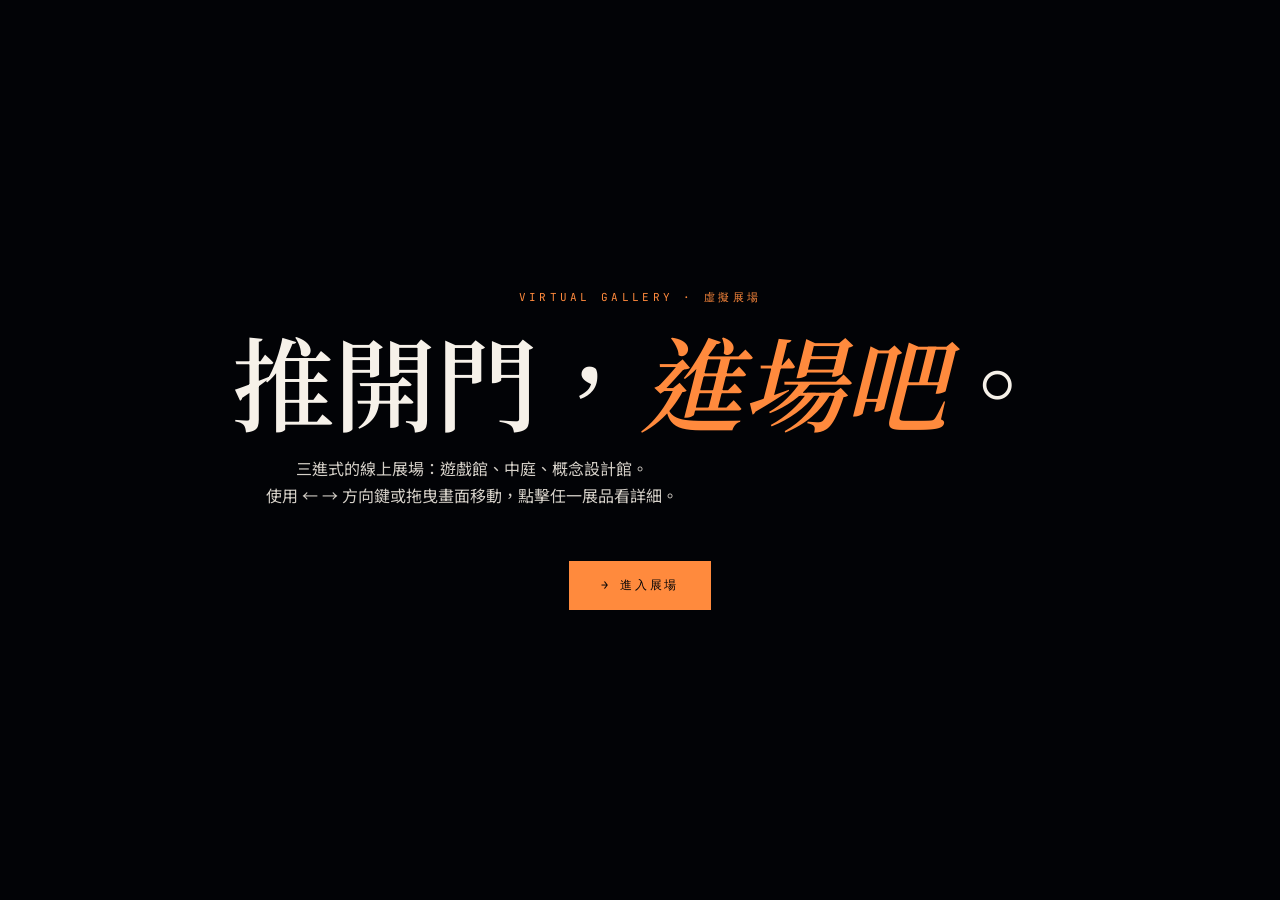
<file: gallery_v1.html>
<!DOCTYPE html>
<html lang="zh-Hant">
<head>
<meta charset="UTF-8">
<meta name="viewport" content="width=device-width, initial-scale=1">
<title>Gallery · NYCU GDC Showcase</title>
<link rel="preconnect" href="https://fonts.googleapis.com">
<link rel="preconnect" href="https://fonts.gstatic.com" crossorigin>
<link href="https://fonts.googleapis.com/css2?family=Caveat:wght@400;600&family=JetBrains+Mono:wght@300;400;500&family=Noto+Sans+TC:wght@300;400;500;700&family=Noto+Serif+TC:wght@300;400;600;900&display=swap" rel="stylesheet">
<link rel="stylesheet" href="styles/tokens.css">
<style>
  html, body { height: 100%; overflow: hidden; }
  body {
    background: var(--bg-deeper);
    font-family: var(--f-sans);
  }

  /* Top HUD */
  .hud-top {
    position: fixed;
    top: 0; left: 0; right: 0;
    height: 56px;
    background: rgba(10,10,16,0.7);
    backdrop-filter: blur(12px);
    border-bottom: 1px solid var(--paper-line);
    display: flex;
    align-items: center;
    padding: 0 24px;
    z-index: 100;
    gap: 24px;
    font-family: var(--f-mono);
    font-size: 11px;
    letter-spacing: 0.22em;
    text-transform: uppercase;
  }
  .hud-top a { color: var(--paper-dim); }
  .hud-top a:hover { color: var(--gdc-orange); }
  .hud-top .room {
    color: var(--gdc-orange);
    flex: 1;
    text-align: center;
  }

  /* Bottom HUD with mini-map */
  .hud-bot {
    position: fixed;
    bottom: 0; left: 0; right: 0;
    height: 110px;
    background: rgba(10,10,16,0.85);
    backdrop-filter: blur(12px);
    border-top: 1px solid var(--paper-line);
    z-index: 100;
    padding: 16px 24px;
    display: grid;
    grid-template-columns: auto 1fr auto;
    gap: 24px;
    align-items: center;
  }
  .controls-hint {
    font-family: var(--f-mono);
    font-size: 10px;
    letter-spacing: 0.18em;
    color: var(--paper-faint);
    line-height: 1.6;
  }
  .controls-hint kbd {
    display: inline-block;
    border: 1px solid var(--paper-line);
    padding: 2px 6px;
    margin: 0 2px;
    border-radius: 3px;
    font-size: 10px;
    color: var(--paper);
    background: var(--bg-rise);
  }

  /* Mini-map */
  .minimap {
    height: 78px;
    border: 1px solid var(--paper-line);
    background: var(--bg-stage);
    position: relative;
    overflow: hidden;
  }
  .minimap .seg {
    position: absolute;
    top: 0; bottom: 0;
    border-right: 1px dashed var(--paper-line);
  }
  .minimap .room-l {
    position: absolute;
    top: 8px;
    font-family: var(--f-mono);
    font-size: 10px;
    letter-spacing: 0.18em;
    color: var(--paper-faint);
    padding: 2px 8px;
  }
  .minimap .you {
    position: absolute;
    top: 50%;
    width: 10px; height: 10px;
    background: var(--gdc-orange);
    border-radius: 50%;
    transform: translate(-50%, -50%);
    box-shadow: 0 0 12px var(--gdc-orange);
    transition: left 0.15s;
  }
  .minimap .pin {
    position: absolute;
    top: 50%;
    width: 4px; height: 4px;
    background: var(--paper-faint);
    border-radius: 50%;
    transform: translate(-50%, -50%);
  }

  .pos-readout {
    font-family: var(--f-mono);
    font-size: 10px;
    letter-spacing: 0.18em;
    color: var(--paper-faint);
    text-align: right;
  }
  .pos-readout .v { color: var(--paper); font-size: 13px; margin-top: 4px; }

  /* World */
  .viewport {
    position: fixed;
    inset: 56px 0 110px 0;
    perspective: 1200px;
    perspective-origin: 50% 50%;
    overflow: hidden;
    cursor: grab;
    background:
      radial-gradient(ellipse at center, oklch(0.20 0.012 260) 0%, var(--bg-deeper) 80%);
  }
  .viewport.dragging { cursor: grabbing; }

  .world {
    position: absolute;
    top: 50%;
    left: 50%;
    transform-style: preserve-3d;
    transition: transform 0.4s cubic-bezier(0.2, 0.8, 0.2, 1);
    will-change: transform;
  }

  /* Floor / ceiling */
  .floor, .ceiling {
    position: absolute;
    width: 12000px;
    height: 1400px;
    left: -6000px;
    transform-style: preserve-3d;
    background:
      repeating-linear-gradient(90deg,
        transparent 0,
        transparent 199px,
        rgba(255,255,255,0.04) 199px,
        rgba(255,255,255,0.04) 200px),
      repeating-linear-gradient(0deg,
        transparent 0,
        transparent 199px,
        rgba(255,255,255,0.04) 199px,
        rgba(255,255,255,0.04) 200px),
      linear-gradient(to bottom, var(--bg-deeper) 0%, var(--bg-stage) 100%);
  }
  .floor { transform: rotateX(90deg) translateZ(-400px); top: 0; }
  .ceiling { transform: rotateX(-90deg) translateZ(-400px); top: 0;
    background:
      repeating-linear-gradient(90deg, transparent 0, transparent 999px, rgba(255,255,255,0.06) 999px, rgba(255,255,255,0.06) 1000px),
      var(--bg-deeper);
  }

  /* Back wall — used as horizon */
  .back-wall {
    position: absolute;
    width: 12000px;
    height: 800px;
    left: -6000px;
    top: -400px;
    transform: translateZ(-2000px);
    background:
      linear-gradient(to bottom, var(--bg-deeper) 0%, oklch(0.13 0.012 260) 100%);
  }

  /* Room labels (overhead, big serif numbers) */
  .room-label {
    position: absolute;
    top: -360px;
    transform-style: preserve-3d;
    text-align: center;
    color: var(--paper-line);
    pointer-events: none;
  }
  .room-label .name {
    font-family: var(--f-serif);
    font-size: 220px;
    font-weight: 300;
    line-height: 0.9;
    color: rgba(255,255,255,0.04);
    letter-spacing: -0.02em;
    white-space: nowrap;
  }
  .room-label .sub {
    font-family: var(--f-mono);
    font-size: 14px;
    letter-spacing: 0.4em;
    color: var(--paper-faint);
    margin-top: 8px;
  }

  /* Room divider arch */
  .arch {
    position: absolute;
    top: -340px;
    width: 4px;
    height: 720px;
    background: var(--paper-line);
  }
  .arch::before {
    content: "";
    position: absolute;
    top: -2px; left: -40px;
    width: 84px; height: 4px;
    background: var(--paper-line);
  }

  /* Plinth (display block) */
  .plinth {
    position: absolute;
    transform-style: preserve-3d;
    transform: translate(-50%, -50%);
    cursor: pointer;
  }
  .plinth.left { transform: translate(-50%, -50%) rotateY(20deg); }
  .plinth.right { transform: translate(-50%, -50%) rotateY(-20deg); }

  /* Painting / display panel */
  .panel {
    position: relative;
    width: 360px;
    height: 460px;
    background: var(--bg-rise);
    border: 14px solid var(--bg-card);
    box-shadow:
      inset 0 0 0 1px var(--paper-line),
      0 40px 60px -20px rgba(0,0,0,0.8);
    transition: all 0.4s ease;
    overflow: hidden;
  }
  .plinth:hover .panel {
    border-color: var(--gdc-orange);
    transform: scale(1.02) translateZ(20px);
  }
  .panel .panel-bg {
    position: absolute;
    inset: 0;
    background:
      repeating-linear-gradient(45deg, transparent 0, transparent 14px, rgba(255,255,255,0.025) 14px, rgba(255,255,255,0.025) 15px);
  }
  .panel .panel-no {
    position: absolute;
    top: 18px; left: 18px;
    font-family: var(--f-mono);
    font-size: 11px;
    letter-spacing: 0.22em;
    color: var(--paper-faint);
  }
  .panel .panel-mid {
    position: absolute;
    inset: 0;
    display: grid;
    place-items: center;
    text-align: center;
    padding: 0 24px;
  }
  .panel .panel-mid .big {
    font-family: var(--f-serif);
    font-size: 110px;
    font-weight: 300;
    color: var(--paper-line);
    line-height: 0.9;
  }
  .panel .panel-mid .ttl {
    font-family: var(--f-serif);
    font-size: 28px;
    font-weight: 600;
    margin-top: 12px;
    color: var(--paper);
  }
  .panel .panel-mid .en {
    font-family: var(--f-mono);
    font-size: 10px;
    letter-spacing: 0.22em;
    color: var(--paper-faint);
    margin-top: 6px;
    text-transform: uppercase;
  }
  .panel .swatches {
    position: absolute;
    bottom: 18px; left: 18px; right: 18px;
    display: flex;
    gap: 6px;
  }
  .panel .swatches .sw { flex: 1; height: 14px; border: 1px solid var(--paper-line); }

  /* Spotlight cone above panel */
  .panel-light {
    position: absolute;
    bottom: 100%;
    left: 50%;
    width: 200px;
    height: 320px;
    transform: translateX(-50%);
    background:
      linear-gradient(to bottom,
        rgba(255,138,61,0) 0%,
        rgba(255,138,61,0.06) 60%,
        rgba(255,138,61,0.2) 100%);
    clip-path: polygon(35% 0, 65% 0, 100% 100%, 0 100%);
    pointer-events: none;
    opacity: 0.6;
    transition: opacity 0.4s;
  }
  .plinth:hover .panel-light { opacity: 1; }

  /* Plaque under each panel */
  .plaque {
    margin-top: 24px;
    text-align: center;
    color: var(--paper-dim);
  }
  .plaque .ttl {
    font-family: var(--f-serif);
    font-size: 18px;
    color: var(--paper);
  }
  .plaque .ten {
    font-family: var(--f-hand);
    color: var(--gdc-blue);
    font-size: 22px;
    margin-top: 4px;
    transform: rotate(-2deg);
    display: inline-block;
  }

  /* Big concept hero (taller for concept group) */
  .panel.concept {
    width: 480px;
    height: 580px;
    border-color: oklch(0.32 0.04 80);
  }

  /* Center totem in atrium */
  .totem {
    position: absolute;
    transform-style: preserve-3d;
    transform: translate(-50%, -50%);
    text-align: center;
    pointer-events: none;
  }
  .totem .num {
    font-family: var(--f-serif);
    font-size: 360px;
    line-height: 0.85;
    font-weight: 900;
    color: rgba(255,255,255,0.05);
    letter-spacing: -0.04em;
  }
  .totem .lab {
    font-family: var(--f-mono);
    font-size: 13px;
    letter-spacing: 0.5em;
    color: var(--gdc-orange);
    margin-top: 12px;
  }

  /* Detail modal */
  .detail-modal {
    position: fixed;
    inset: 0;
    z-index: 200;
    display: none;
    background: rgba(8,8,12,0.92);
    backdrop-filter: blur(14px);
  }
  .detail-modal.open { display: grid; place-items: center; }
  .detail-card {
    width: min(820px, 92vw);
    max-height: 84vh;
    overflow: auto;
    background: var(--bg-rise);
    border: 1px solid var(--paper-line);
    padding: 40px;
    position: relative;
  }
  .detail-card .close {
    position: absolute;
    top: 16px; right: 16px;
    background: transparent;
    border: 1px solid var(--paper-line);
    color: var(--paper);
    width: 36px; height: 36px;
    cursor: pointer;
    font-size: 16px;
  }
  .detail-card .close:hover { background: var(--gdc-orange); border-color: var(--gdc-orange); color: var(--bg-deeper); }
  .detail-card h3 {
    font-family: var(--f-serif);
    font-size: 40px;
    font-weight: 600;
    margin: 0 0 4px;
  }
  .detail-card .en {
    font-family: var(--f-mono);
    font-size: 12px;
    letter-spacing: 0.22em;
    text-transform: uppercase;
    color: var(--paper-faint);
    margin-bottom: 24px;
  }
  .detail-card p { color: var(--paper-dim); line-height: 1.8; font-size: 15px; }
  .detail-card .actions {
    margin-top: 28px;
    display: flex;
    gap: 12px;
    flex-wrap: wrap;
  }

  /* Touch / small-screen fallback */
  @media (max-width: 720px) {
    .hud-bot { grid-template-columns: 1fr; height: auto; padding: 12px; }
    .controls-hint { display: none; }
    .pos-readout { display: none; }
    .panel { width: 240px; height: 320px; border-width: 10px; }
    .panel .panel-mid .big { font-size: 72px; }
    .panel.concept { width: 280px; height: 400px; }
  }

  /* Welcome overlay */
  .welcome {
    position: fixed;
    inset: 0;
    z-index: 150;
    background: var(--bg-deeper);
    display: grid;
    place-items: center;
    text-align: center;
    transition: opacity 0.6s;
  }
  .welcome.hide { opacity: 0; pointer-events: none; }
  .welcome .meta {
    font-family: var(--f-mono);
    font-size: 11px;
    letter-spacing: 0.3em;
    text-transform: uppercase;
    color: var(--gdc-orange);
    margin-bottom: 24px;
  }
  .welcome h1 {
    font-family: var(--f-serif);
    font-size: clamp(48px, 8vw, 120px);
    font-weight: 600;
    margin: 0;
    line-height: 1;
  }
  .welcome h1 em { color: var(--gdc-orange); font-style: italic; }
  .welcome p { color: var(--paper-dim); margin-top: 24px; max-width: 480px; line-height: 1.7; }
  .welcome button {
    margin-top: 36px;
    background: var(--gdc-orange);
    border: none;
    color: var(--bg-deeper);
    padding: 16px 32px;
    font-family: var(--f-mono);
    font-size: 12px;
    letter-spacing: 0.22em;
    text-transform: uppercase;
    cursor: pointer;
  }
  .welcome button:hover { background: var(--paper); }
</style>
</head>
<body>

<!-- Welcome -->
<div class="welcome" id="welcome">
  <div>
    <div class="meta">VIRTUAL GALLERY · 虛擬展場</div>
    <h1>推開門，<em>進場吧</em>。</h1>
    <p>三進式的線上展場：遊戲館、中庭、概念設計館。<br>使用 ← → 方向鍵或拖曳畫面移動，點擊任一展品看詳細。</p>
    <button onclick="document.getElementById('welcome').classList.add('hide')">→ 進入展場</button>
  </div>
</div>

<!-- HUD top -->
<div class="hud-top">
  <a href="index.html">← 返回入口</a>
  <span class="room" id="room-name">ROOM I · 遊戲館</span>
  <a href="perform.html">看表演 →</a>
</div>

<!-- World -->
<div class="viewport" id="viewport">
  <div class="world" id="world">
    <div class="back-wall"></div>
    <div class="floor"></div>
    <div class="ceiling"></div>

    <!-- Room I label -->
    <div class="room-label" style="left: 700px;">
      <div class="name">GAMES</div>
      <div class="sub">ROOM I · 遊戲館</div>
    </div>

    <!-- Plinths injected by JS -->
    <div id="plinths"></div>

    <!-- Atrium totem between rooms -->
    <div class="totem" style="left: 4400px;">
      <div class="num">⊹</div>
      <div class="lab">ATRIUM · 中庭</div>
    </div>

    <!-- Concept room label -->
    <div class="room-label" style="left: 6800px;">
      <div class="name">CONCEPTS</div>
      <div class="sub">ROOM II · 概念設計館</div>
    </div>

    <!-- Arches -->
    <div class="arch" style="left: 3700px;"></div>
    <div class="arch" style="left: 5100px;"></div>
  </div>
</div>

<!-- HUD bottom -->
<div class="hud-bot">
  <div class="controls-hint">
    <div><kbd>←</kbd> <kbd>→</kbd> 移動 &nbsp;·&nbsp; <kbd>拖曳</kbd> 視角</div>
    <div><kbd>點擊</kbd> 展品看詳細 &nbsp;·&nbsp; <kbd>Home</kbd> 回到起點</div>
  </div>
  <div class="minimap" id="minimap">
    <div class="seg" style="left: 33%;"></div>
    <div class="seg" style="left: 66%;"></div>
    <div class="room-l" style="left: 4%;">ROOM I</div>
    <div class="room-l" style="left: 38%;">ATRIUM</div>
    <div class="room-l" style="left: 71%;">ROOM II</div>
    <div class="you" id="you" style="left: 8%;"></div>
  </div>
  <div class="pos-readout">
    <div>POSITION</div>
    <div class="v" id="pos">X 0000 · Z 0000</div>
  </div>
</div>

<!-- Detail modal -->
<div class="detail-modal" id="modal">
  <div class="detail-card" id="modal-card"></div>
</div>

<script src="data/exhibits.js"></script>
<script>
  const games = window.EXHIBITS.filter(e => e.type === 'game');
  const concepts = window.EXHIBITS.filter(e => e.type === 'concept');

  // Layout: games in Room I (x 0..3500), atrium 3700..5100, concepts 5300..8500
  const plinthsEl = document.getElementById('plinths');
  const minimap = document.getElementById('minimap');
  const WORLD_MIN = -200;
  const WORLD_MAX = 9000;
  const WORLD_SPAN = WORLD_MAX - WORLD_MIN;

  function makePlinth(e, x, z, opts = {}) {
    const isConcept = e.type === 'concept';
    const tilt = opts.tilt || (Math.random() > 0.5 ? 'left' : 'right');
    const div = document.createElement('div');
    div.className = `plinth ${tilt}`;
    div.style.left = x + 'px';
    div.style.top = (z || 0) + 'px';
    div.dataset.id = e.id;
    div.innerHTML = `
      <div class="panel-light"></div>
      <div class="panel ${isConcept ? 'concept' : ''}">
        <div class="panel-bg"></div>
        <div class="panel-no">${e.no} · ${isConcept ? 'CONCEPT' : 'GAME'}</div>
        <div class="panel-mid">
          <div class="big">${e.no}</div>
          <div class="ttl">${e.title}</div>
          <div class="en">${e.titleEn}</div>
        </div>
        <div class="swatches">
          ${e.palette.map(c => `<div class="sw" style="background:${c}"></div>`).join('')}
        </div>
      </div>
      <div class="plaque">
        <div class="ttl">${e.title}</div>
        <div class="mono" style="font-size:10px;letter-spacing:0.18em;color:var(--paper-faint);margin-top:4px;">${e.titleEn} · ${isConcept ? e.medium : e.genre}</div>
      </div>
    `;
    div.addEventListener('click', (ev) => {
      ev.stopPropagation();
      openDetail(e);
    });
    plinthsEl.appendChild(div);

    // Mini-map pin
    const pin = document.createElement('div');
    pin.className = 'pin';
    pin.style.left = (((x - WORLD_MIN) / WORLD_SPAN) * 100) + '%';
    minimap.appendChild(pin);
  }

  // Place game plinths along Room I — alternating sides
  games.forEach((e, i) => {
    const x = 200 + i * 480;
    const z = (i % 2 === 0) ? -120 : 120; // alternate forward/back for depth
    makePlinth(e, x, z, { tilt: i % 2 === 0 ? 'right' : 'left' });
  });

  // Place concept plinths in Room II — bigger, more spaced
  concepts.forEach((e, i) => {
    const x = 5500 + i * 900;
    const z = (i % 2 === 0) ? -100 : 100;
    makePlinth(e, x, z, { tilt: i % 2 === 0 ? 'left' : 'right' });
  });

  // Camera
  const world = document.getElementById('world');
  const viewport = document.getElementById('viewport');
  const youDot = document.getElementById('you');
  const posReadout = document.getElementById('pos');
  const roomName = document.getElementById('room-name');

  let camX = 0; // world x position
  let camY = 0;
  const STEP = 320;

  function update() {
    // Translate world opposite to camera; bring camera into 'looking forward' position by translateZ
    world.style.transform = `translate(-50%, -50%) translateX(${-camX}px) translateY(${-camY}px) translateZ(0px)`;
    // Mini-map
    const ratio = Math.max(0, Math.min(1, (camX - WORLD_MIN) / WORLD_SPAN));
    youDot.style.left = (ratio * 100) + '%';
    posReadout.textContent = `X ${String(Math.round(camX)).padStart(4,'0')} · Z ${String(Math.round(camY)).padStart(4,'0')}`;
    // Room
    if (camX < 3700) roomName.textContent = 'ROOM I · 遊戲館';
    else if (camX < 5100) roomName.textContent = 'ATRIUM · 中庭';
    else roomName.textContent = 'ROOM II · 概念設計館';
  }

  function setCam(x, y) {
    camX = Math.max(WORLD_MIN, Math.min(WORLD_MAX, x));
    camY = Math.max(-200, Math.min(200, y || 0));
    update();
  }

  // Keyboard
  document.addEventListener('keydown', (e) => {
    if (e.target.tagName === 'INPUT' || e.target.tagName === 'TEXTAREA') return;
    if (e.key === 'ArrowRight' || e.key === 'd') setCam(camX + STEP, camY);
    else if (e.key === 'ArrowLeft' || e.key === 'a') setCam(camX - STEP, camY);
    else if (e.key === 'ArrowUp' || e.key === 'w') setCam(camX, camY - 60);
    else if (e.key === 'ArrowDown' || e.key === 's') setCam(camX, camY + 60);
    else if (e.key === 'Home') setCam(0, 0);
    else if (e.key === 'Escape') closeDetail();
  });

  // Drag
  let dragging = false, dragStart = null, camStart = null;
  viewport.addEventListener('mousedown', (e) => {
    dragging = true; dragStart = { x: e.clientX, y: e.clientY };
    camStart = { x: camX, y: camY };
    viewport.classList.add('dragging');
  });
  window.addEventListener('mousemove', (e) => {
    if (!dragging) return;
    const dx = e.clientX - dragStart.x;
    const dy = e.clientY - dragStart.y;
    setCam(camStart.x - dx * 2.4, camStart.y - dy * 0.8);
  });
  window.addEventListener('mouseup', () => { dragging = false; viewport.classList.remove('dragging'); });

  // Touch
  let touchStart = null, touchCamStart = null;
  viewport.addEventListener('touchstart', (e) => {
    if (!e.touches[0]) return;
    touchStart = { x: e.touches[0].clientX, y: e.touches[0].clientY };
    touchCamStart = { x: camX, y: camY };
  });
  viewport.addEventListener('touchmove', (e) => {
    if (!touchStart || !e.touches[0]) return;
    const dx = e.touches[0].clientX - touchStart.x;
    const dy = e.touches[0].clientY - touchStart.y;
    setCam(touchCamStart.x - dx * 2.4, touchCamStart.y - dy * 0.8);
  });

  // Click on minimap to jump
  minimap.addEventListener('click', (e) => {
    const r = minimap.getBoundingClientRect();
    const ratio = (e.clientX - r.left) / r.width;
    setCam(WORLD_MIN + ratio * WORLD_SPAN, camY);
  });

  // Detail modal
  const modal = document.getElementById('modal');
  const modalCard = document.getElementById('modal-card');
  function openDetail(e) {
    const isConcept = e.type === 'concept';
    modalCard.innerHTML = `
      <button class="close" onclick="closeDetail()">×</button>
      <div class="mono" style="font-size:11px;letter-spacing:0.22em;color:var(--gdc-orange);">${e.no} · ${isConcept ? 'CONCEPT' : 'GAME'}</div>
      <h3>${e.title}</h3>
      <div class="en">${e.titleEn} · ${isConcept ? e.medium : e.genre}</div>
      <div class="hand" style="font-family:var(--f-hand);color:var(--gdc-blue);font-size:24px;margin-bottom:20px;display:inline-block;transform:rotate(-2deg);">「${e.tagline}」</div>
      <p>${isConcept ? e.description : e.world}</p>
      ${e.concept ? `<p style="color:var(--paper-faint);">${e.concept}</p>` : ''}
      <div class="actions">
        <a class="btn btn-primary" href="archive.html#${e.id}">→ 進入完整詳細頁</a>
        <button class="btn" onclick="closeDetail()">繼續逛</button>
      </div>
    `;
    modal.classList.add('open');
  }
  function closeDetail() { modal.classList.remove('open'); }
  window.closeDetail = closeDetail;
  modal.addEventListener('click', (e) => { if (e.target === modal) closeDetail(); });

  // Init
  update();
</script>

</body>
</html>
</file>
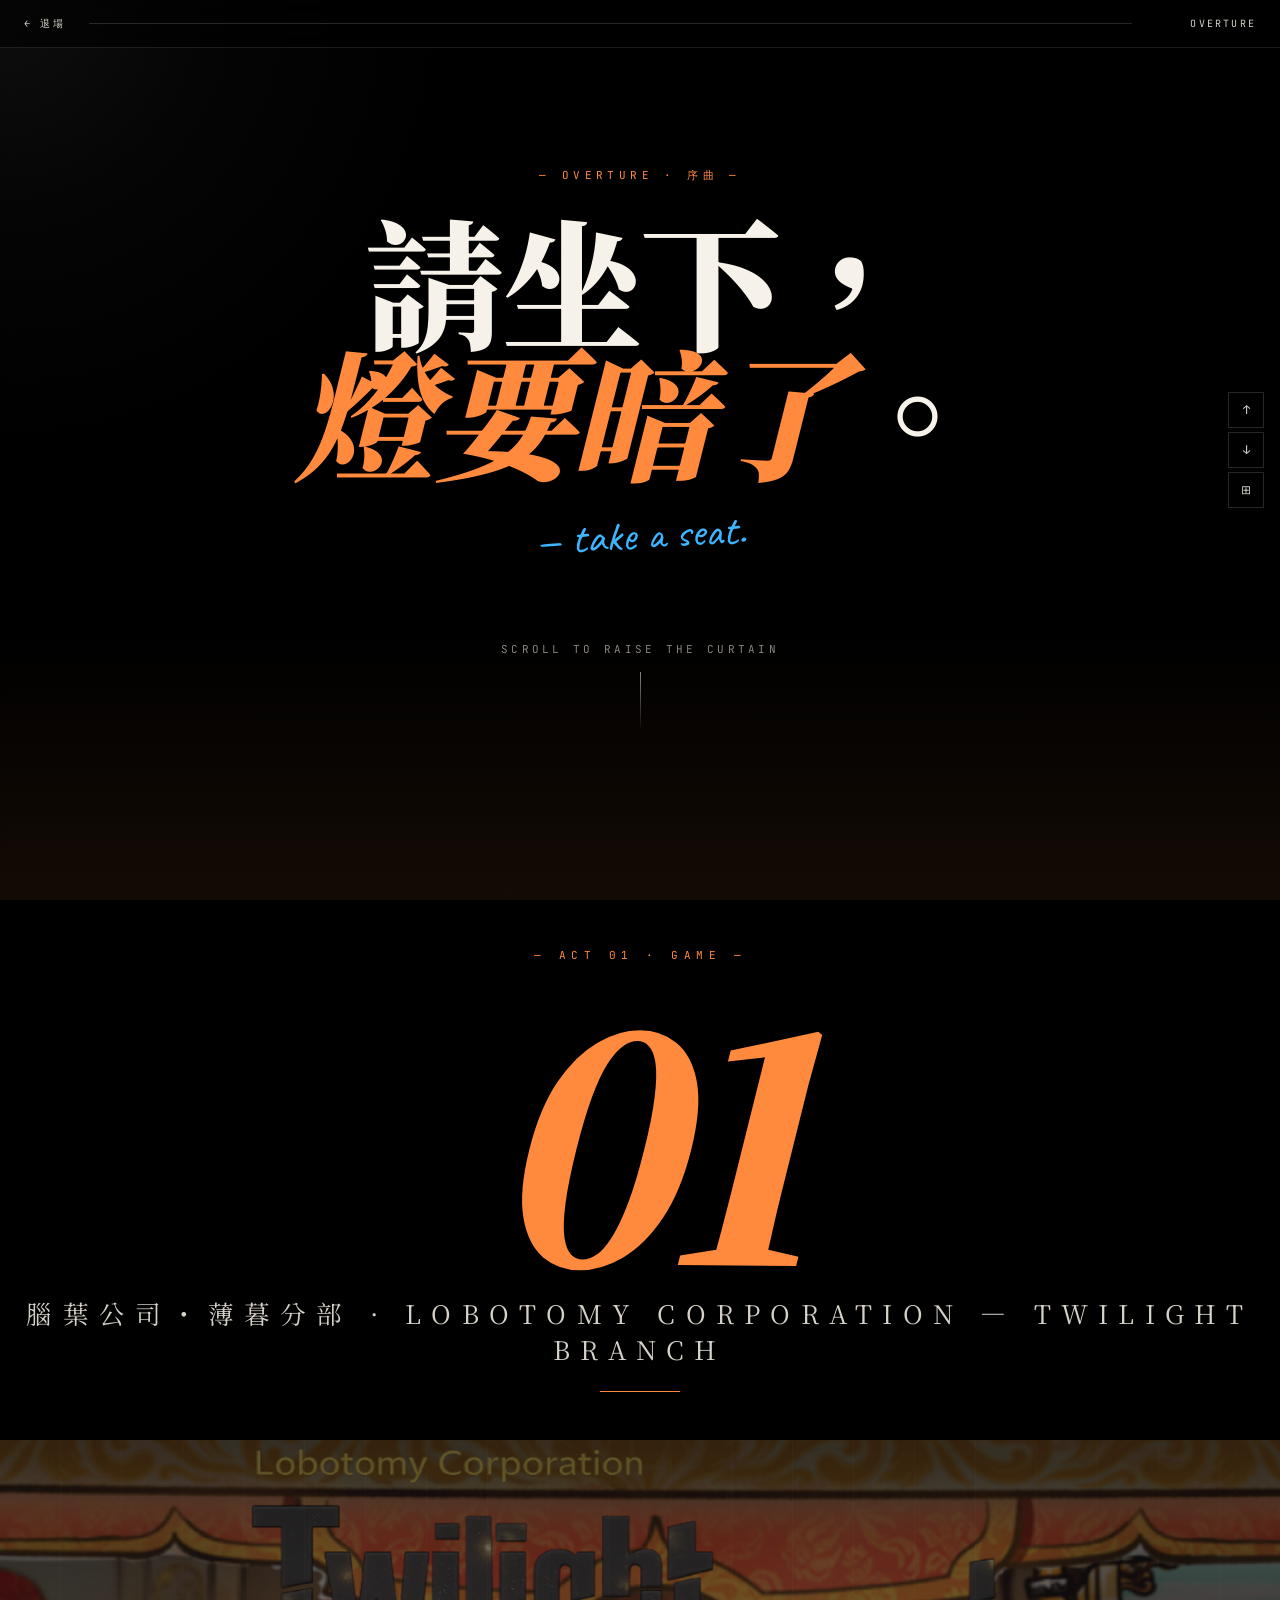
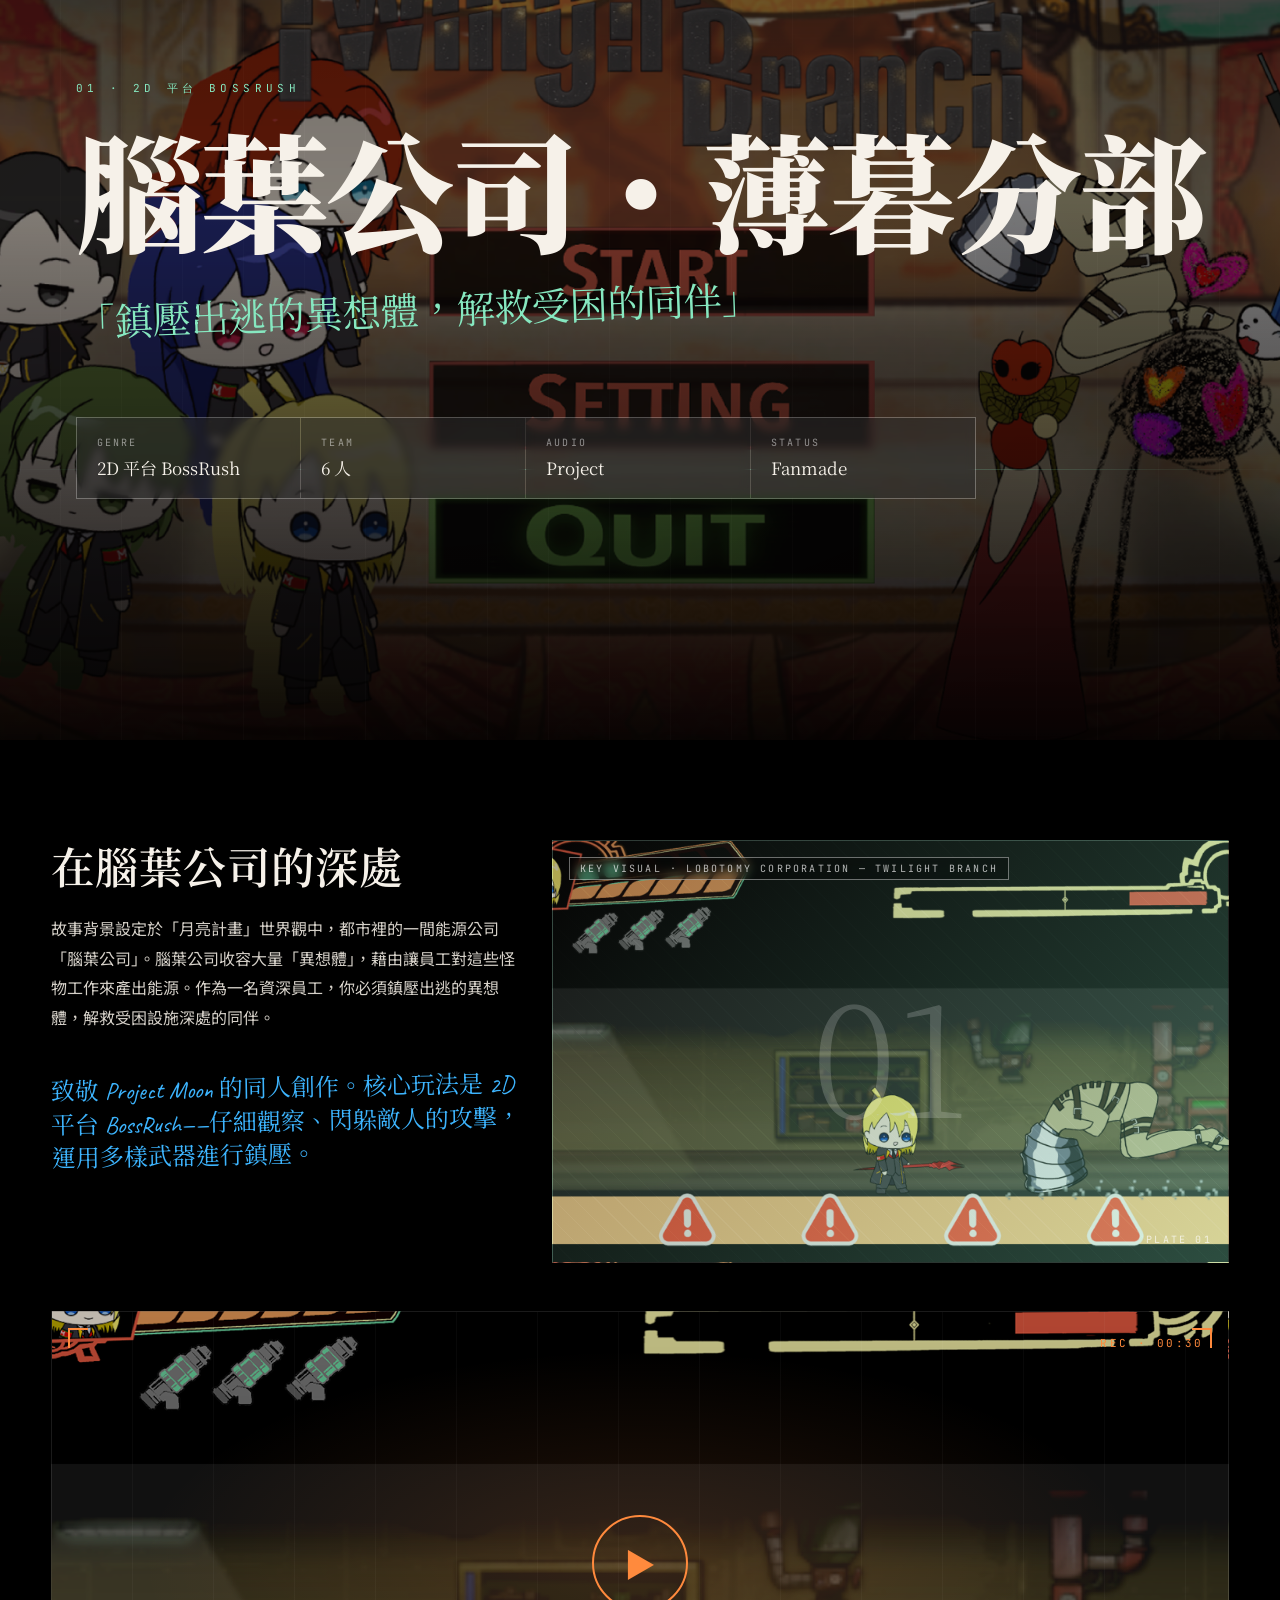
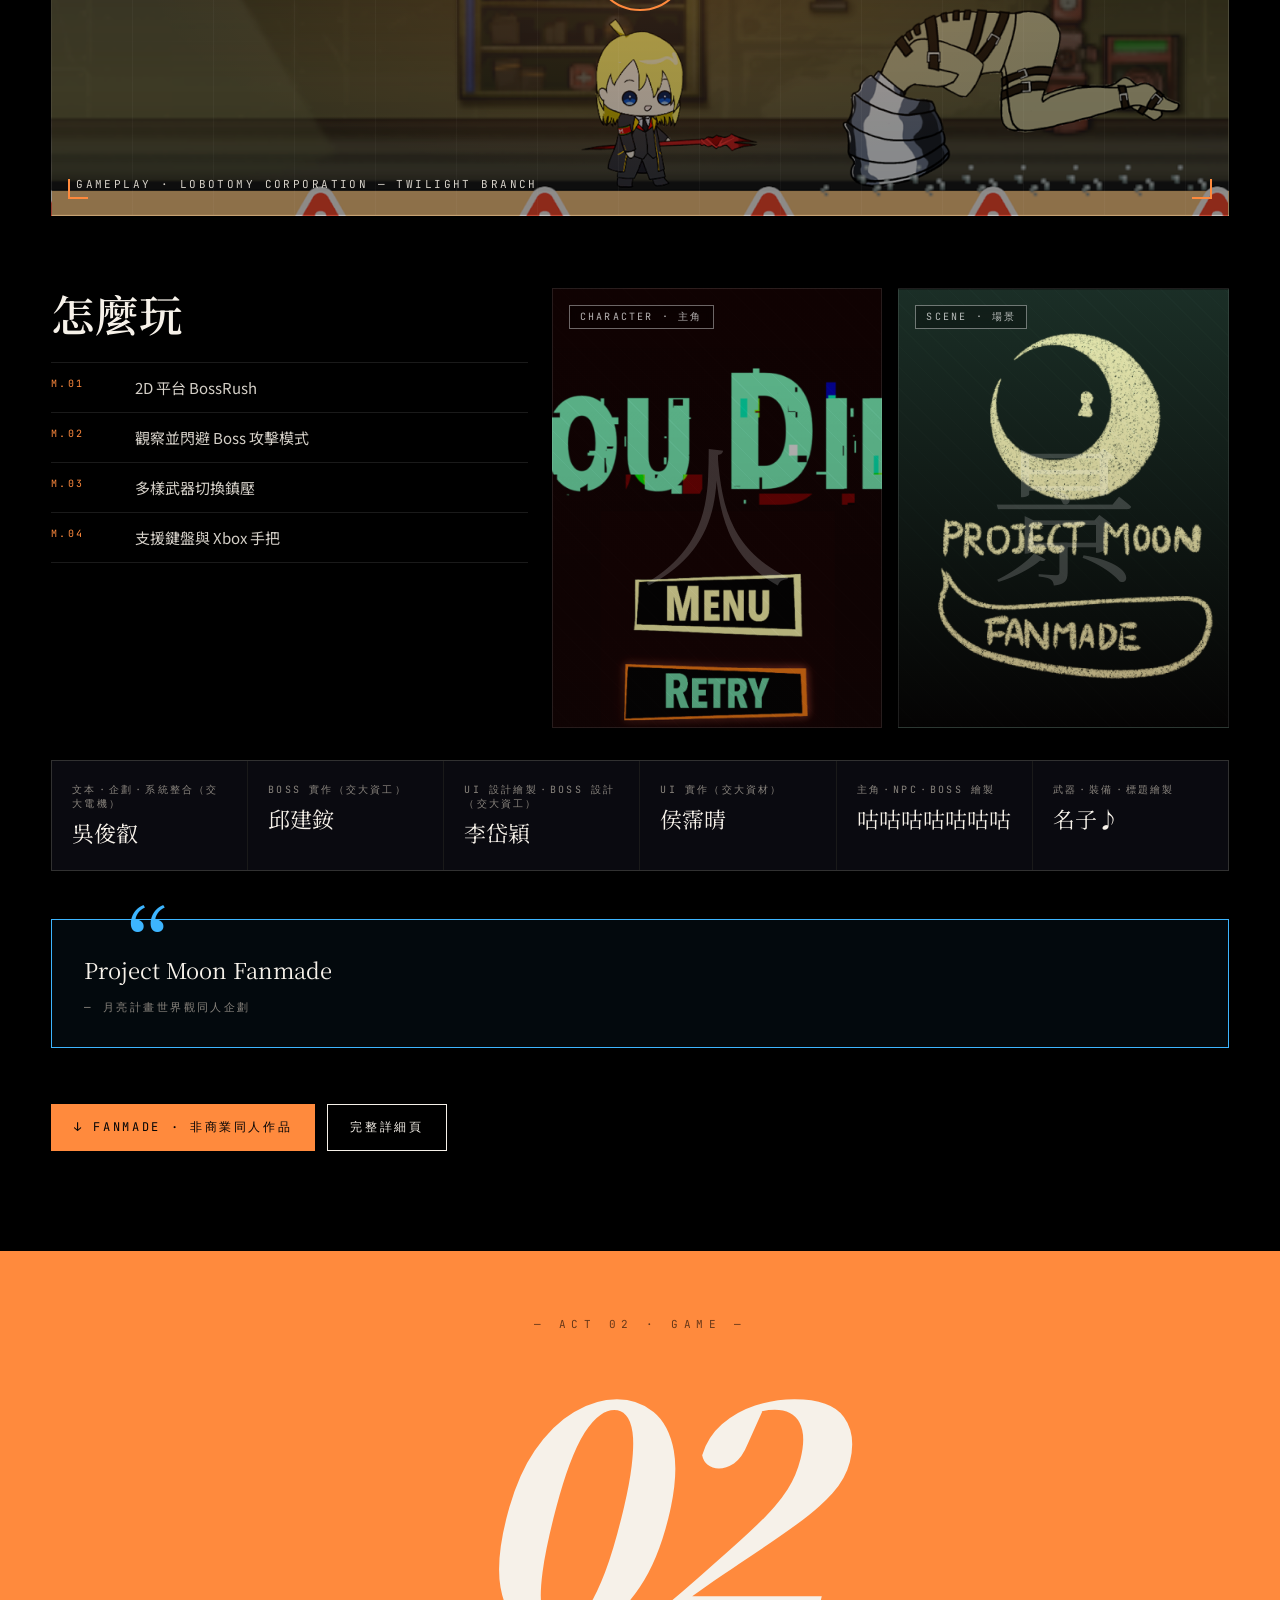
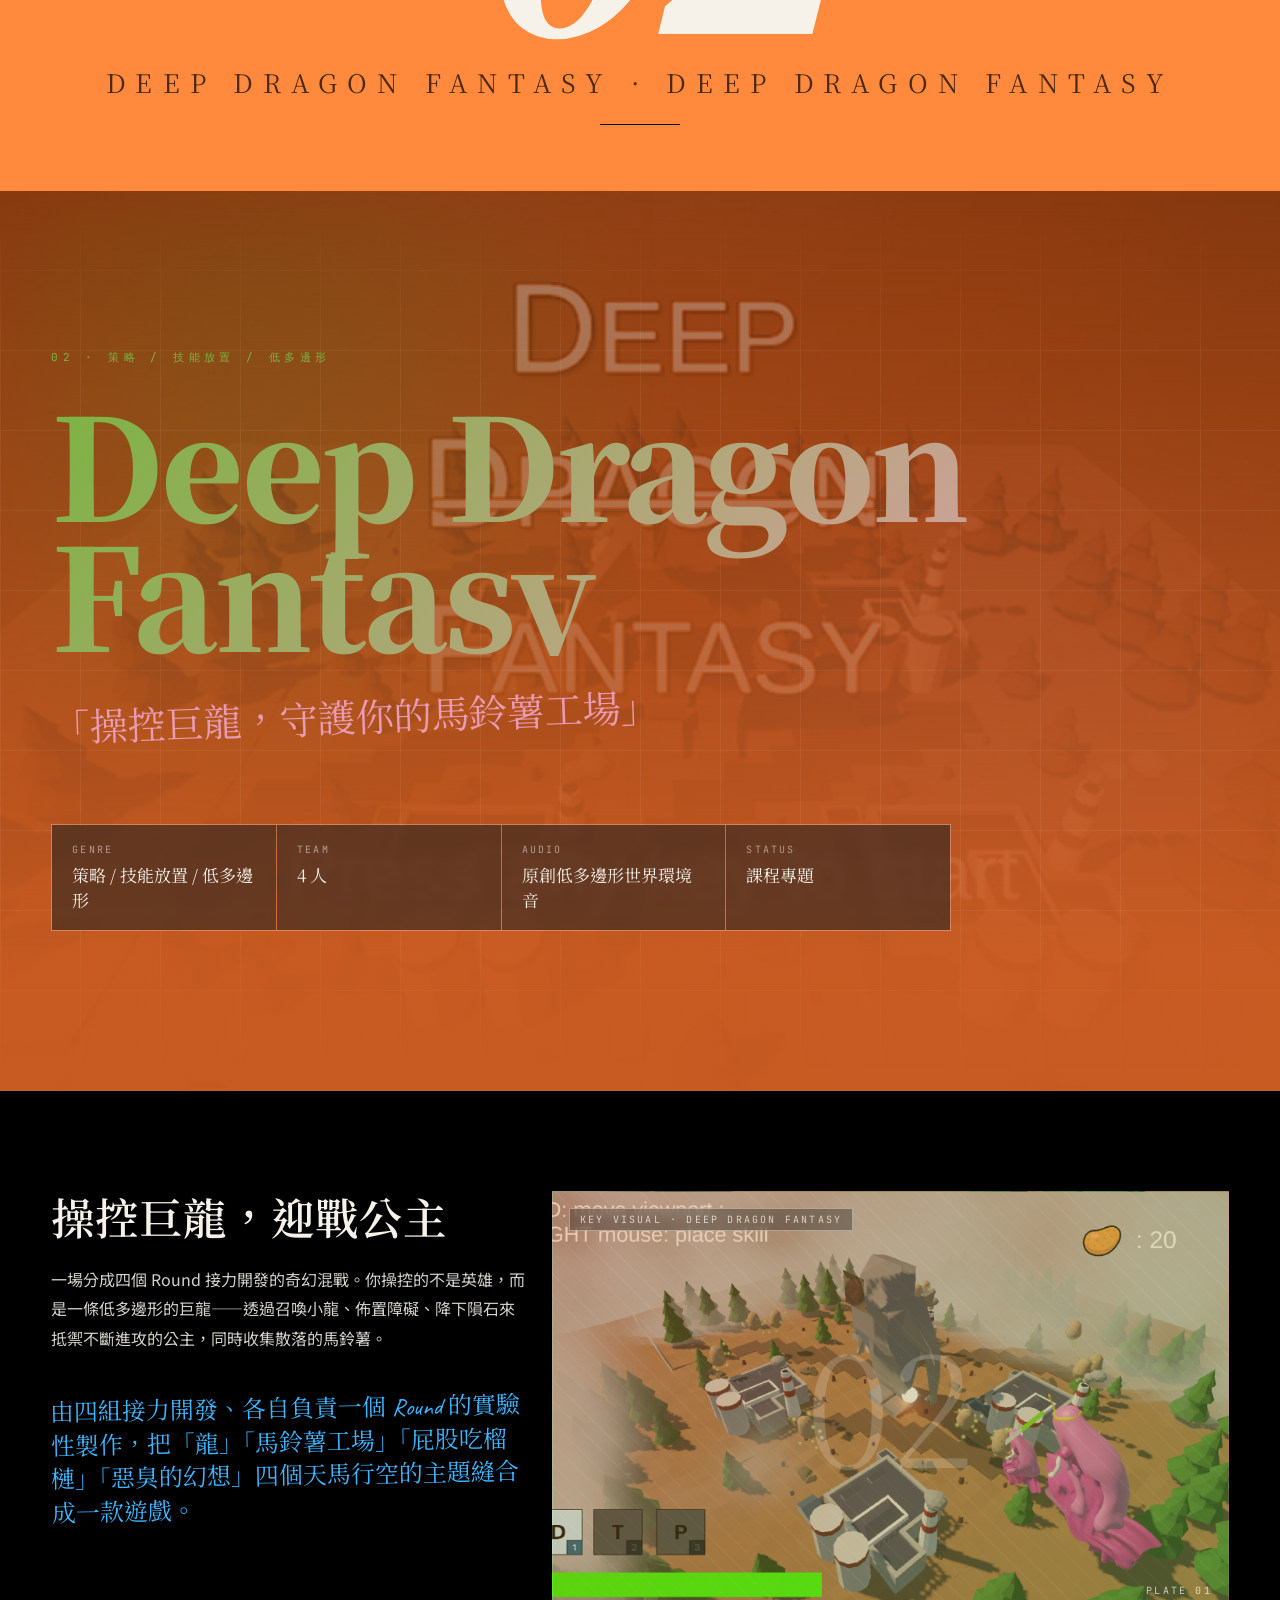
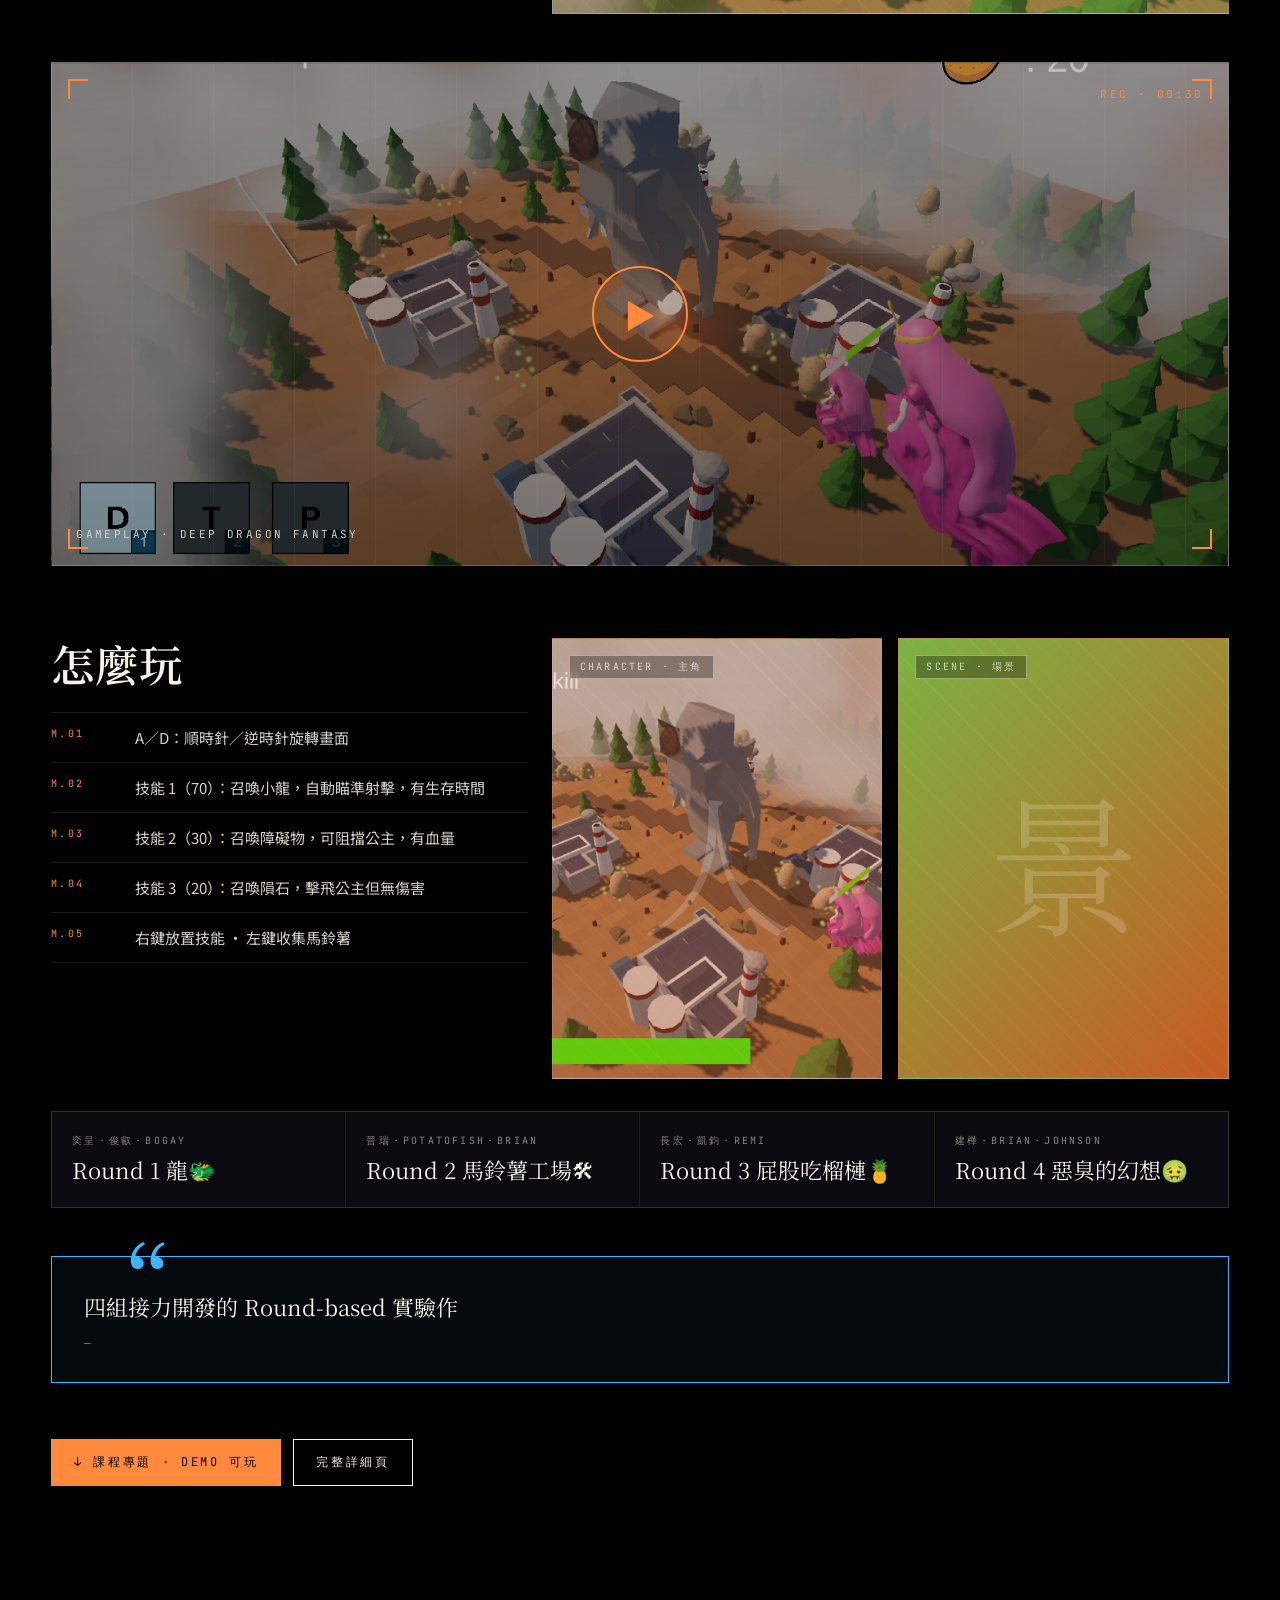
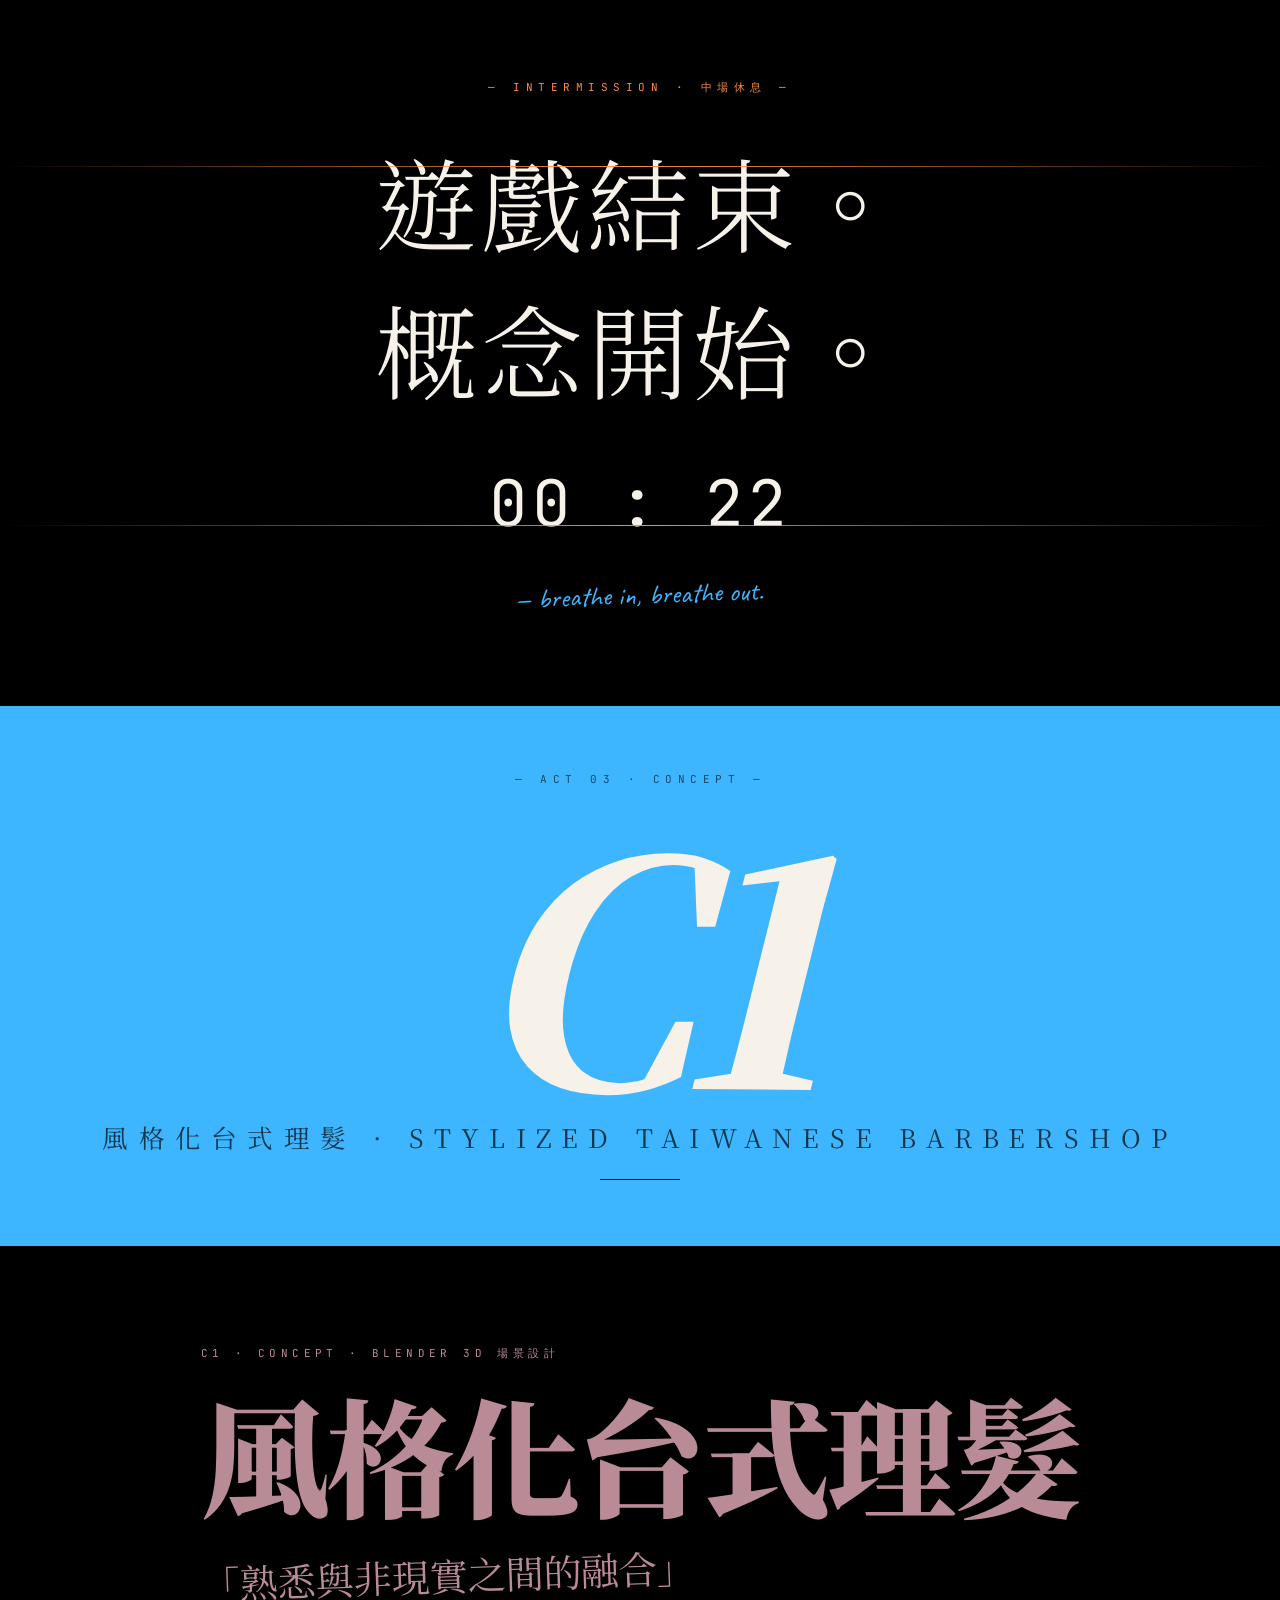
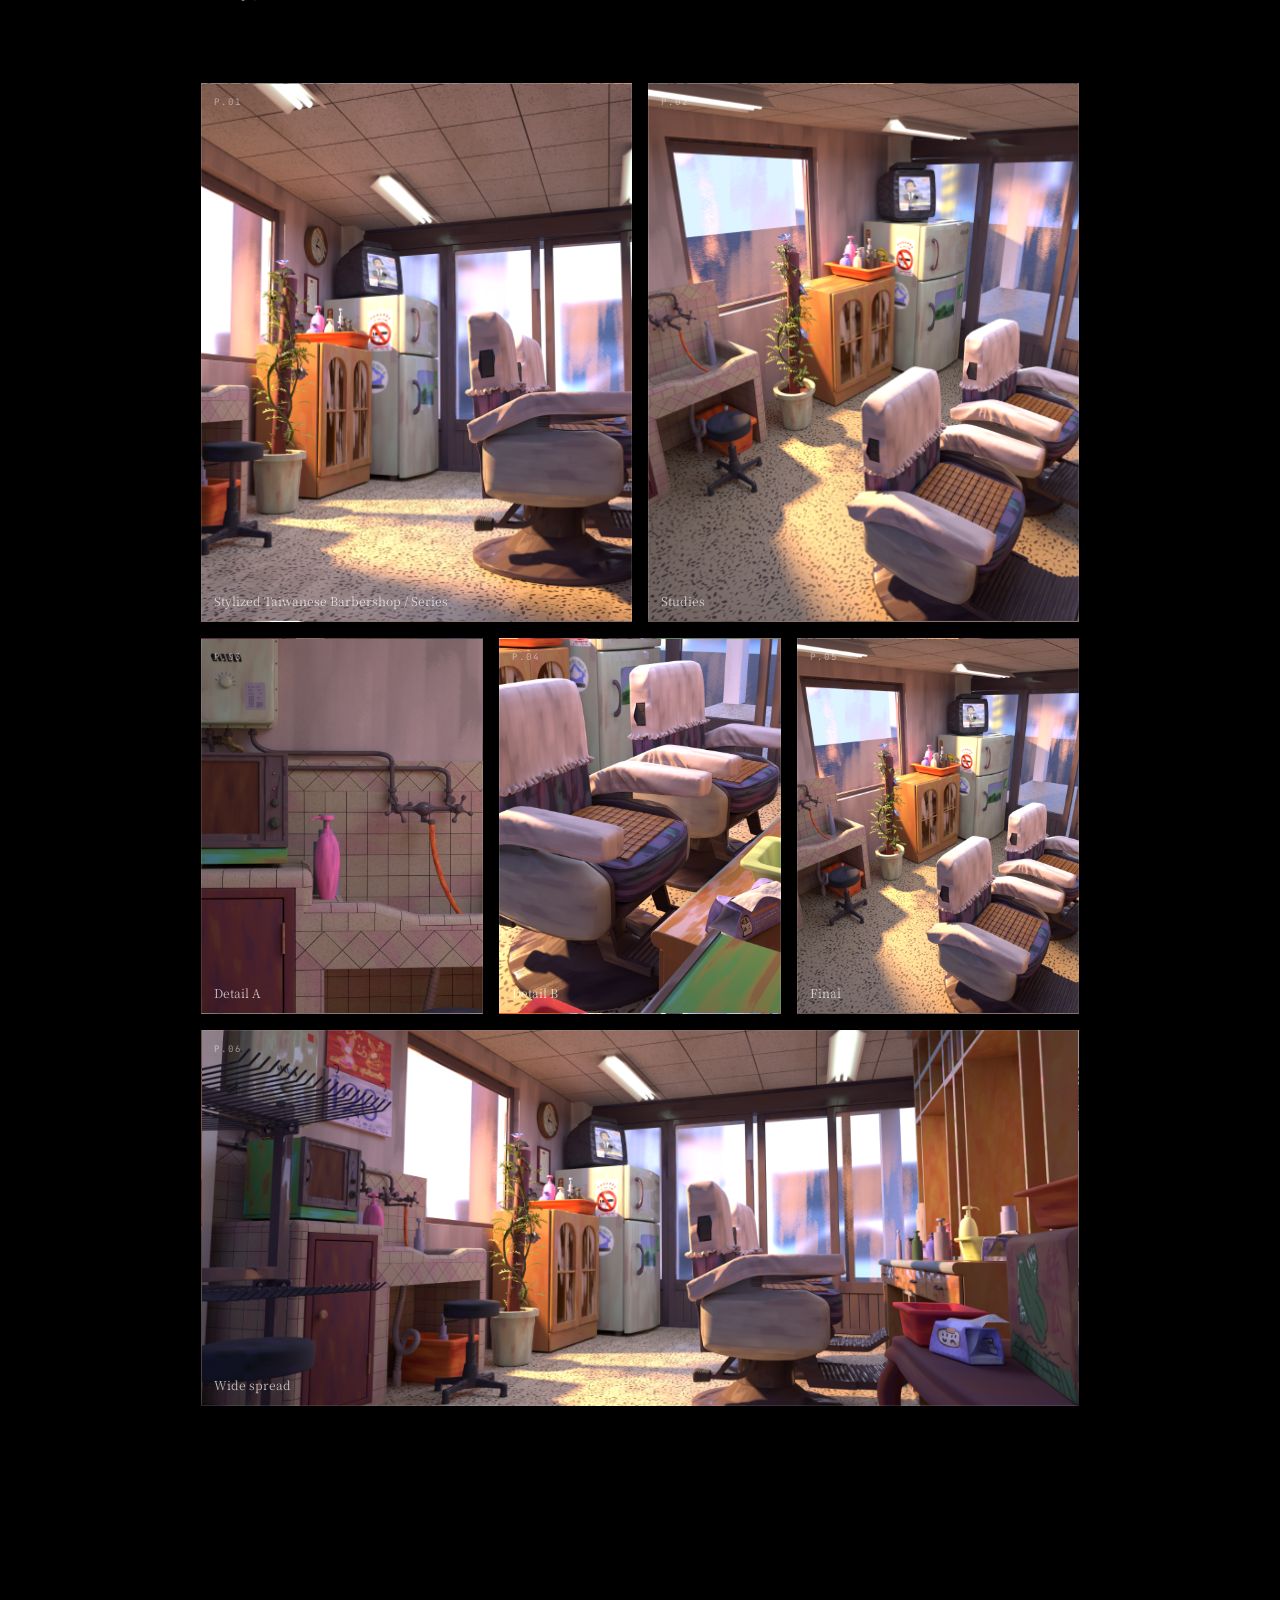
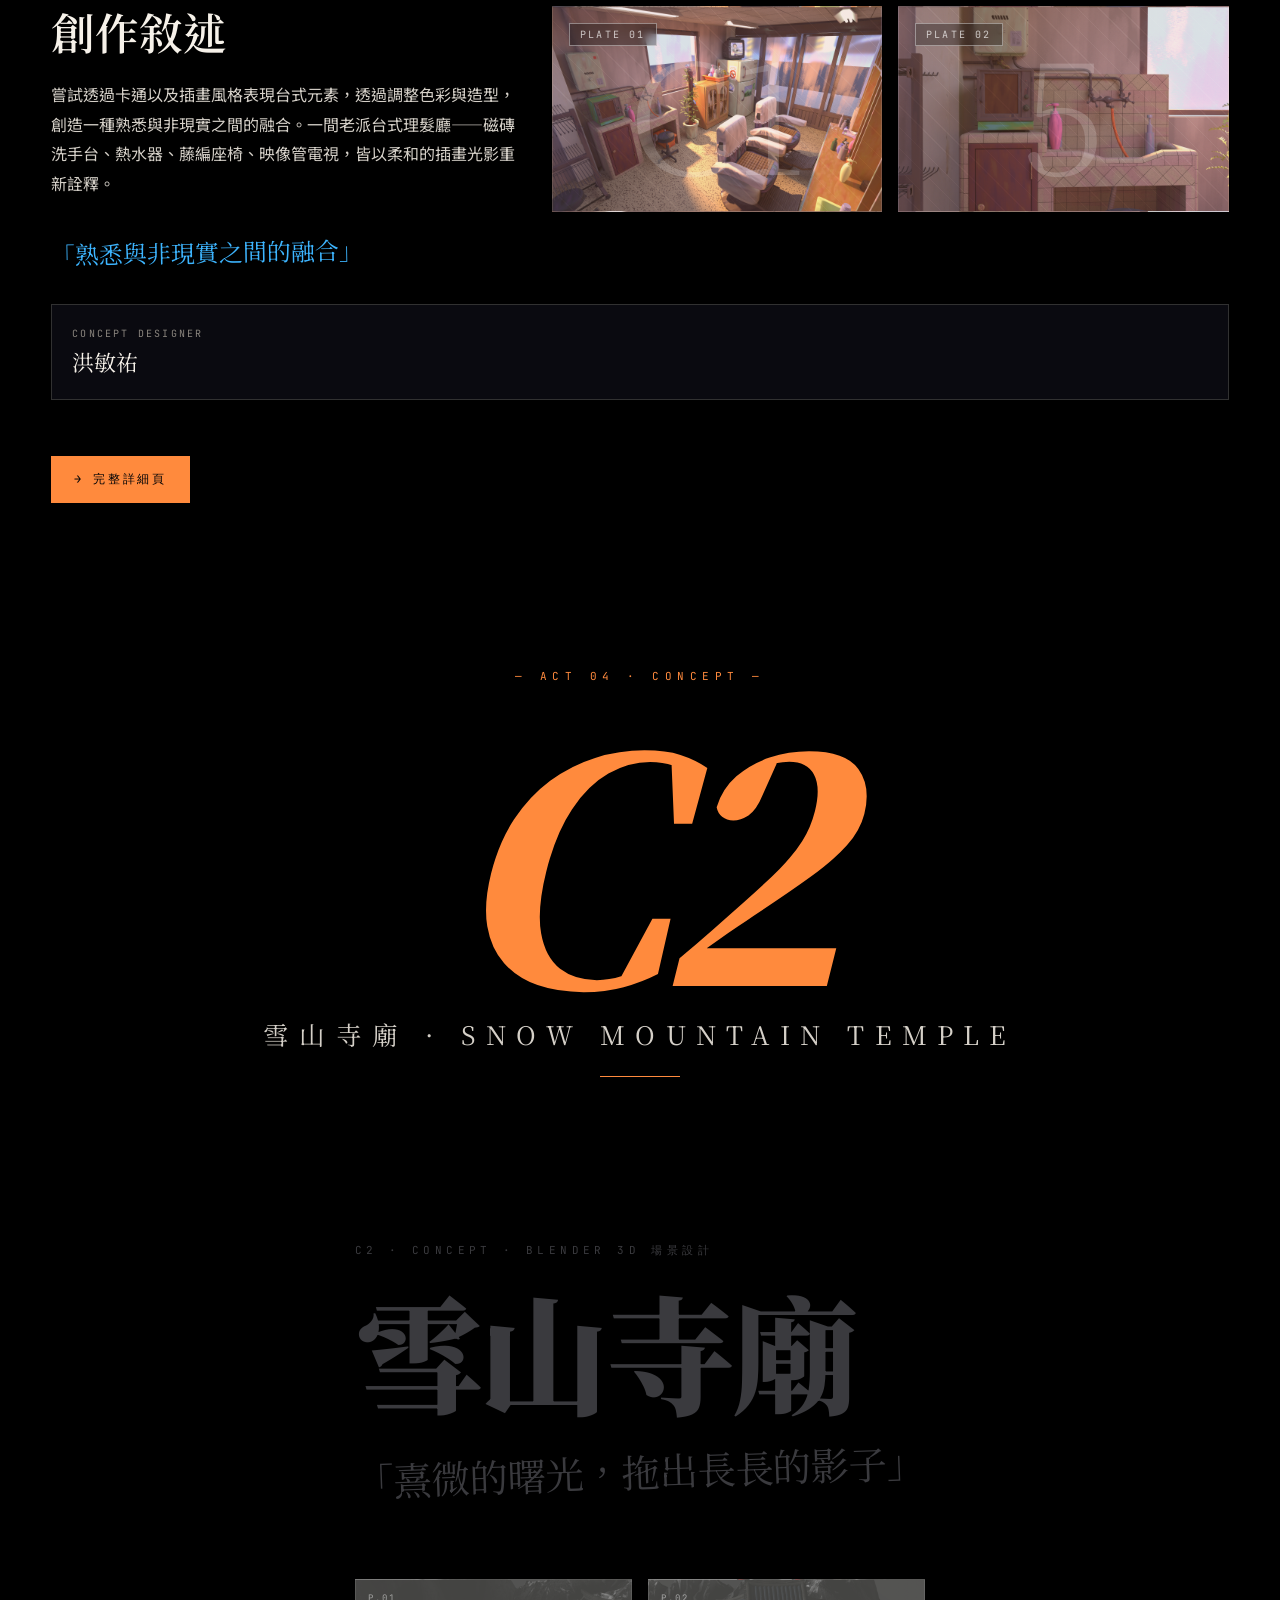
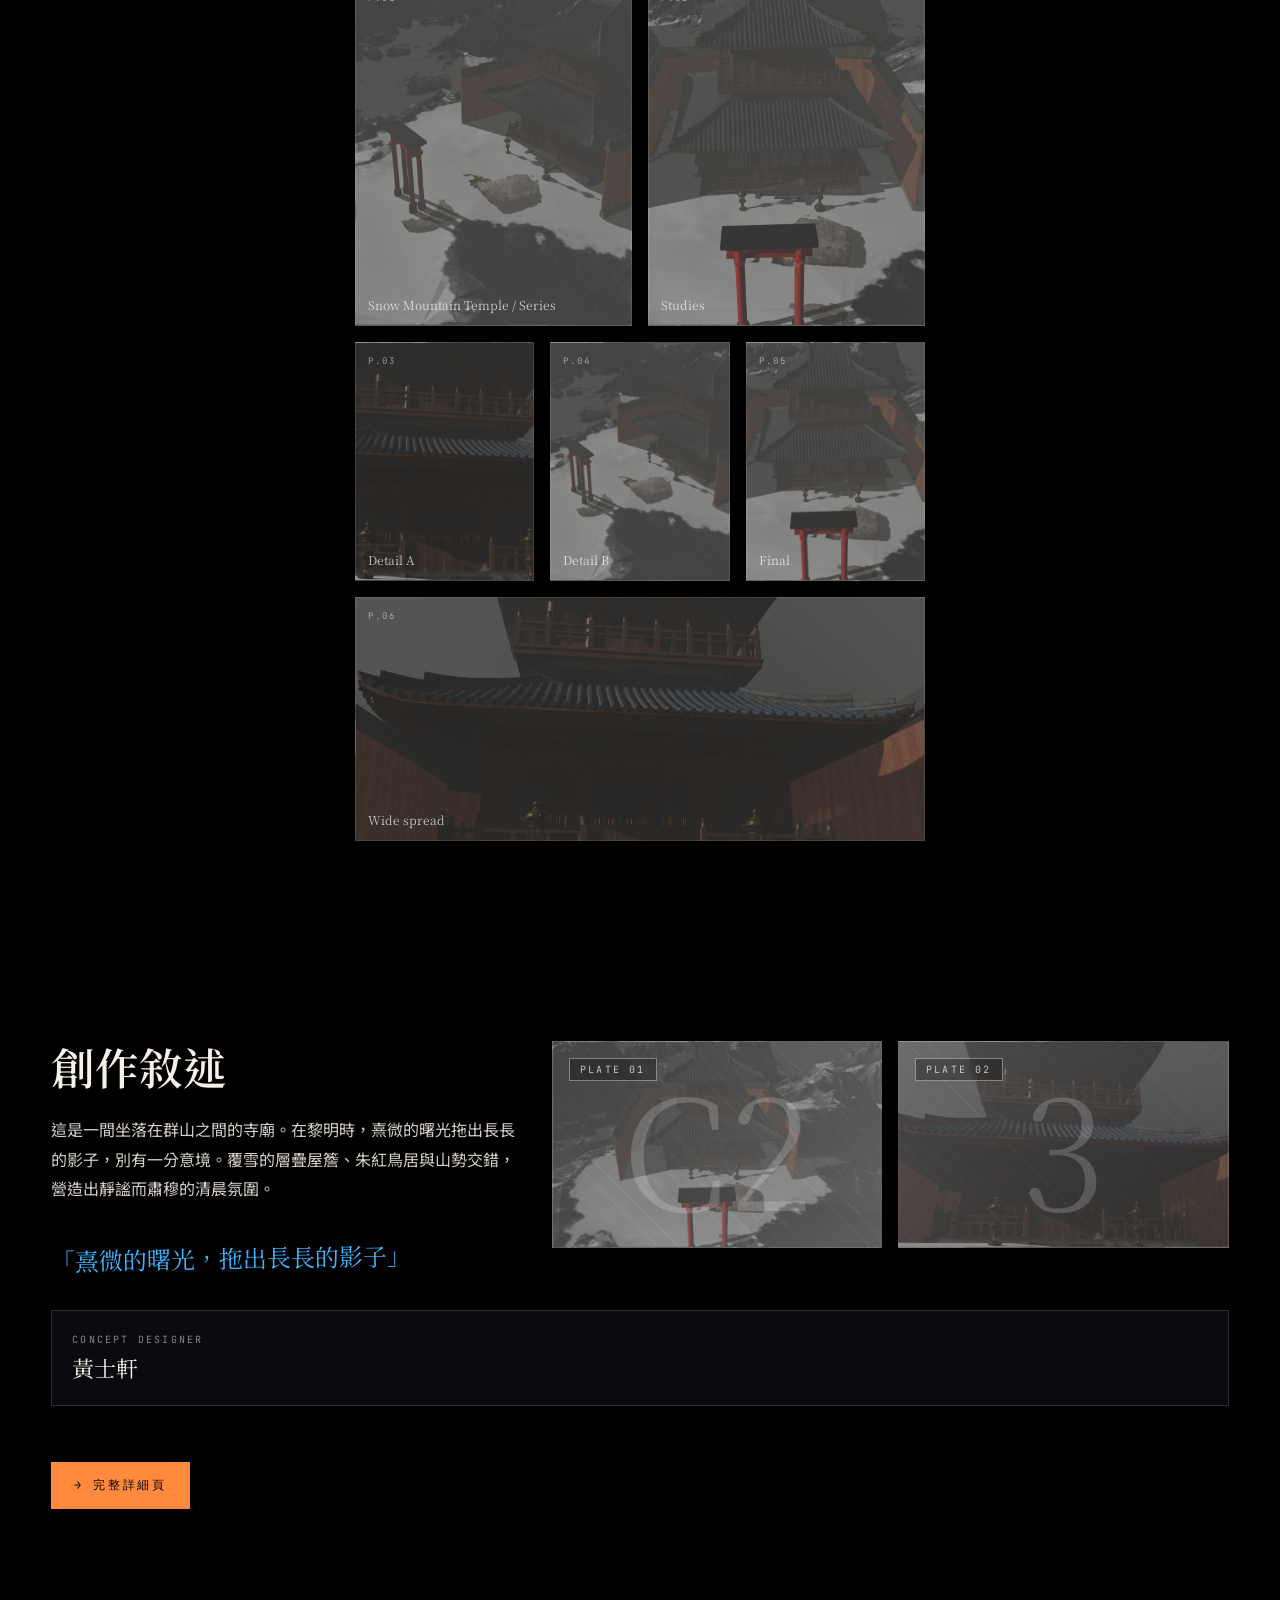
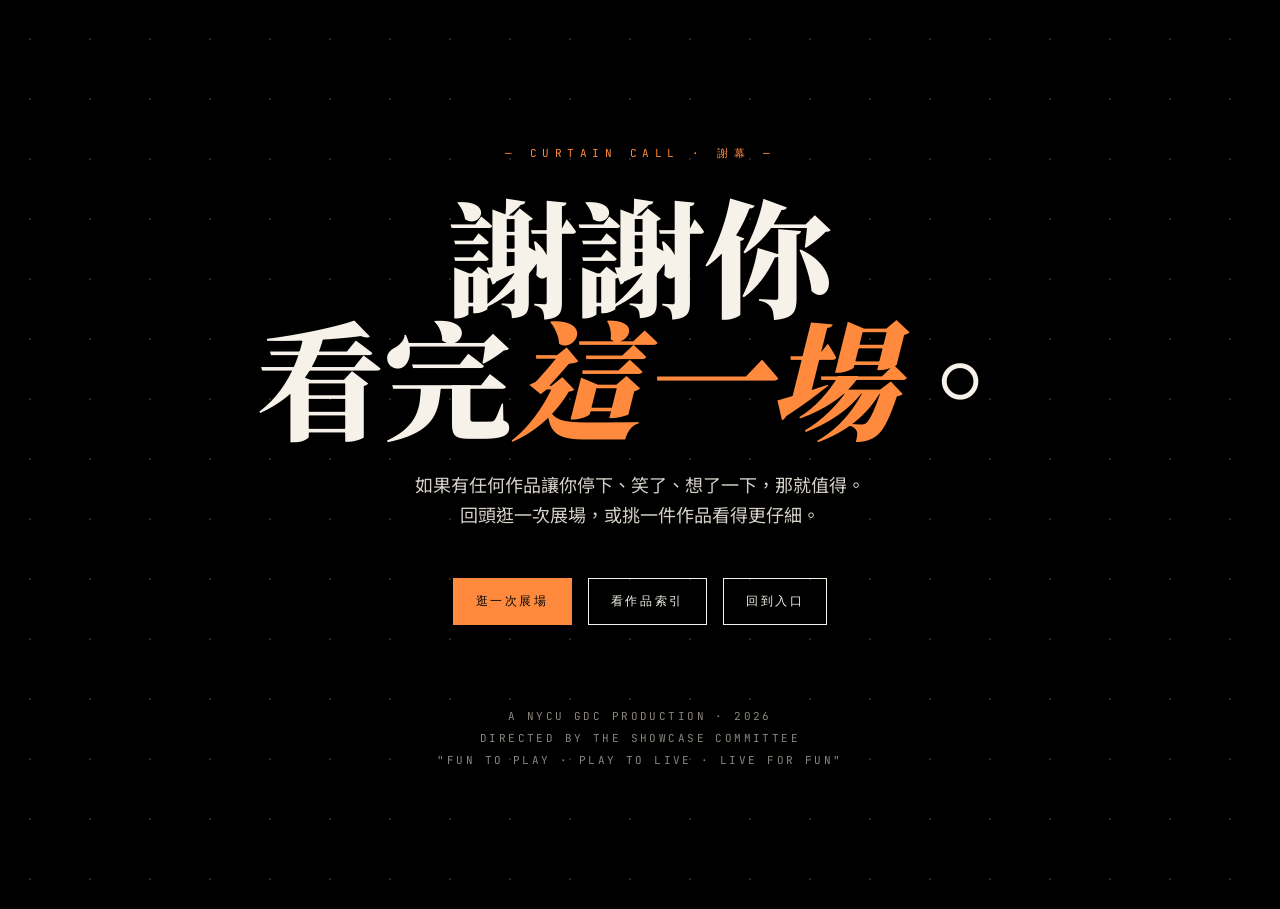
<file: perform.html>
<!DOCTYPE html>
<html lang="zh-Hant">
<head>
<meta charset="UTF-8">
<meta name="viewport" content="width=device-width, initial-scale=1">
<title>Performance · NYCU GDC Showcase</title>
<link rel="preconnect" href="https://fonts.googleapis.com">
<link rel="preconnect" href="https://fonts.gstatic.com" crossorigin>
<link href="https://fonts.googleapis.com/css2?family=Caveat:wght@400;600;700&family=JetBrains+Mono:wght@300;400;500&family=Noto+Sans+TC:wght@300;400;500;700;900&family=Noto+Serif+TC:wght@300;400;600;700;900&display=swap" rel="stylesheet">
<link rel="stylesheet" href="styles/tokens.css">
<style>
  body { background: #000; overflow-x: hidden; }

  /* === Top control bar === */
  .stage-bar {
    position: fixed; top: 0; left: 0; right: 0;
    height: 48px;
    background: rgba(0,0,0,0.6);
    backdrop-filter: blur(12px);
    border-bottom: 1px solid rgba(255,255,255,0.1);
    display: flex; align-items: center;
    padding: 0 24px;
    z-index: 100; gap: 24px;
    font-family: var(--f-mono);
    font-size: 10px; letter-spacing: 0.22em;
    text-transform: uppercase;
  }
  .stage-bar a.home { color: var(--paper-dim); }
  .stage-bar a.home:hover { color: var(--gdc-orange); }
  .progress-track { flex: 1; height: 1px; background: rgba(255,255,255,0.15); position: relative; }
  .progress-fill { position: absolute; inset: 0; background: var(--gdc-orange); transform-origin: left; transform: scaleX(0); transition: transform 0.1s linear; }
  .stage-counter { color: var(--paper-dim); min-width: 100px; text-align: right; }

  /* Spotlight */
  .spotlight {
    position: fixed; pointer-events: none;
    width: 1000px; height: 1000px; border-radius: 50%;
    background: radial-gradient(circle, rgba(255,255,255,0.06) 0%, rgba(255,255,255,0.02) 30%, transparent 65%);
    transform: translate(-50%, -50%);
    z-index: 5; mix-blend-mode: screen;
  }

  /* === Scene structure: each scene is full viewport === */
  .scene {
    min-height: 100vh;
    position: relative;
    display: flex;
    align-items: center;
    justify-content: center;
    overflow: hidden;
    padding: 80px var(--pad-edge);
  }

  /* ========== OVERTURE: curtain rise ========== */
  .overture { background: #000; min-height: 100vh; }
  .curtain-l, .curtain-r {
    position: absolute; top: 0; bottom: 0;
    width: 51%;
    background: linear-gradient(to bottom, #2a0a0f 0%, #4a1218 50%, #2a0a0f 100%);
    background-image:
      repeating-linear-gradient(90deg, rgba(0,0,0,0.4) 0, transparent 8px, rgba(255,255,255,0.05) 16px, transparent 24px);
    z-index: 10;
    transition: transform 2.4s cubic-bezier(0.7, 0.0, 0.2, 1);
    box-shadow: inset 0 0 80px rgba(0,0,0,0.7);
  }
  .curtain-l { left: 0; transform-origin: left; }
  .curtain-r { right: 0; transform-origin: right; }
  .overture.opened .curtain-l { transform: translateX(-100%); }
  .overture.opened .curtain-r { transform: translateX(100%); }

  .ovrt-content {
    text-align: center;
    color: var(--paper);
    z-index: 5;
    opacity: 0;
    transition: opacity 1.2s 0.4s;
  }
  .overture.opened .ovrt-content { opacity: 1; }

  .ovrt-content .meta {
    font-family: var(--f-mono);
    font-size: 11px; letter-spacing: 0.4em;
    color: var(--gdc-orange);
    margin-bottom: 32px;
  }
  .ovrt-content h1 {
    font-family: var(--f-serif);
    font-size: clamp(56px, 11vw, 180px);
    font-weight: 900; line-height: 0.92;
    margin: 0; letter-spacing: -0.02em;
  }
  .ovrt-content h1 em { color: var(--gdc-orange); font-style: italic; }
  .ovrt-content .hand {
    font-family: var(--f-hand);
    color: var(--gdc-blue);
    font-size: 44px;
    margin-top: 32px;
    transform: rotate(-3deg);
    display: inline-block;
  }
  .ovrt-content .scroll {
    margin-top: 80px;
    font-family: var(--f-mono);
    font-size: 11px; letter-spacing: 0.3em;
    color: var(--paper-faint);
  }
  .ovrt-content .scroll::after {
    content: ""; display: block; width: 1px; height: 60px;
    background: linear-gradient(to bottom, var(--paper-faint), transparent);
    margin: 16px auto 0;
    animation: drop 2s ease-in-out infinite;
  }
  @keyframes drop {
    0%, 100% { transform: scaleY(0); transform-origin: top; }
    50% { transform: scaleY(1); transform-origin: top; }
  }
  .stage-floor {
    position: absolute; left: 0; right: 0; bottom: 0;
    height: 30%;
    background: linear-gradient(to bottom, transparent, rgba(255,138,61,0.08));
    z-index: 2;
  }

  /* ========== TRANSITIONS: black slate cards between acts ========== */
  .slate {
    background: #000;
    min-height: 60vh;
    display: grid;
    place-items: center;
    text-align: center;
    position: relative;
  }
  .slate .slate-meta {
    font-family: var(--f-mono);
    font-size: 11px; letter-spacing: 0.5em;
    color: var(--gdc-orange);
    text-transform: uppercase;
    margin-bottom: 40px;
  }
  .slate .slate-num {
    font-family: var(--f-serif);
    font-size: clamp(140px, 24vw, 380px);
    font-weight: 900;
    line-height: 0.85;
    color: var(--paper);
    letter-spacing: -0.04em;
    margin: 0;
  }
  .slate .slate-num em {
    font-style: italic;
    color: var(--gdc-orange);
  }
  .slate .slate-title {
    font-family: var(--f-serif);
    font-size: clamp(20px, 2vw, 28px);
    color: var(--paper-dim);
    margin-top: 32px;
    letter-spacing: 0.4em;
  }
  .slate .slate-line {
    width: 80px; height: 1px;
    background: var(--gdc-orange);
    margin: 24px auto 0;
  }

  /* slate variants */
  .slate.flash { background: var(--gdc-orange); color: #000; }
  .slate.flash .slate-num { color: #000; }
  .slate.flash .slate-num em { color: var(--paper); }
  .slate.flash .slate-meta { color: rgba(0,0,0,0.6); }
  .slate.flash .slate-title { color: rgba(0,0,0,0.7); }
  .slate.flash .slate-line { background: #000; }

  .slate.blue { background: var(--gdc-blue); color: #000; }
  .slate.blue .slate-num { color: #000; }
  .slate.blue .slate-num em { color: var(--paper); }
  .slate.blue .slate-meta { color: rgba(0,0,0,0.6); }
  .slate.blue .slate-title { color: rgba(0,0,0,0.7); }
  .slate.blue .slate-line { background: #000; }

  /* ========== ACT VARIANT 01: Cinematic full-bleed (Tidewalker) ========== */
  .act-cinematic {
    min-height: 100vh;
    position: relative;
    color: var(--paper);
    padding: 0;
  }
  .act-cinematic .bg {
    position: absolute; inset: 0;
    background:
      radial-gradient(ellipse at 30% 50%, transparent 30%, rgba(0,0,0,0.7) 80%),
      var(--theme-bg, #1B3B5F);
    overflow: hidden;
  }
  .act-cinematic .bg-img {
    position: absolute; inset: 0;
    background-size: cover;
    background-position: center;
    opacity: 0.55;
    filter: saturate(0.9);
  }
  .act-cinematic .bg-img::after {
    content: "";
    position: absolute; inset: 0;
    background: linear-gradient(to bottom, rgba(0,0,0,0.3) 0%, rgba(0,0,0,0.1) 40%, var(--theme-bg, #000) 100%);
    mix-blend-mode: multiply;
  }
  .act-cinematic .bg::after {
    content: "";
    position: absolute; inset: 0;
    background:
      repeating-linear-gradient(90deg, transparent 0, transparent 60px, rgba(255,255,255,0.03) 60px, rgba(255,255,255,0.03) 61px);
  }
  .act-cinematic .horizon {
    position: absolute;
    left: 0; right: 0;
    bottom: 30%;
    height: 1px;
    background: linear-gradient(to right, transparent, var(--theme-accent, #E8C07D), transparent);
    opacity: 0.4;
  }
  .act-cinematic .content {
    position: relative; z-index: 2;
    padding: 100px var(--pad-edge);
    max-width: 1400px;
    margin: 0 auto;
  }
  .act-cinematic .label {
    font-family: var(--f-mono);
    font-size: 11px; letter-spacing: 0.4em;
    color: var(--theme-accent, var(--gdc-orange));
    margin-bottom: 32px;
    text-transform: uppercase;
  }
  .act-cinematic h2 {
    font-family: var(--f-serif);
    font-size: clamp(56px, 10vw, 160px);
    font-weight: 900; line-height: 0.95;
    margin: 0; letter-spacing: -0.02em;
  }
  .act-cinematic .tagline {
    font-family: var(--f-hand);
    color: var(--theme-accent, var(--gdc-blue));
    font-size: clamp(24px, 3vw, 40px);
    margin-top: 32px;
    transform: rotate(-2deg);
    display: inline-block;
  }
  .act-cinematic .meta-strip {
    margin-top: 80px;
    display: grid;
    grid-template-columns: repeat(auto-fit, minmax(180px, 1fr));
    gap: 1px;
    background: rgba(255,255,255,0.15);
    border: 1px solid rgba(255,255,255,0.15);
    max-width: 900px;
  }
  .act-cinematic .meta-strip .m {
    background: rgba(0,0,0,0.4);
    backdrop-filter: blur(4px);
    padding: 18px 20px;
  }
  .act-cinematic .meta-strip .k {
    font-family: var(--f-mono);
    font-size: 10px; letter-spacing: 0.22em;
    color: rgba(255,255,255,0.5);
    text-transform: uppercase;
    margin-bottom: 6px;
  }
  .act-cinematic .meta-strip .v {
    font-family: var(--f-serif);
    font-size: 17px;
    color: var(--paper);
  }

  /* ========== ACT VARIANT 02: Color flood (Neon Purr) ========== */
  .act-flood {
    min-height: 100vh;
    background: var(--theme-bg, #0B0B1F);
    color: var(--paper);
    position: relative;
    overflow: hidden;
    overflow: hidden;
    padding: 0;
  }
  .act-flood::before {
    content: "";
    position: absolute; inset: 0;
    background:
      radial-gradient(circle at 20% 30%, var(--theme-a, #FF2EA6) 0%, transparent 35%),
      radial-gradient(circle at 80% 70%, var(--theme-b, #00E5FF) 0%, transparent 35%);
    opacity: 0.35;
    filter: blur(40px);
  }
  .act-flood::after {
    content: "";
    position: absolute; inset: 0;
    background-image:
      linear-gradient(0deg, rgba(255,255,255,0.06) 1px, transparent 1px),
      linear-gradient(90deg, rgba(255,255,255,0.06) 1px, transparent 1px);
    background-size: 80px 80px;
    mask-image: linear-gradient(to bottom, transparent, black 20%, black 80%, transparent);
  }
  .act-flood .content {
    position: relative; z-index: 2;
    padding: 100px var(--pad-edge);
    max-width: 1400px; margin: 0 auto;
  }
  .act-flood .label {
    font-family: var(--f-mono);
    font-size: 11px; letter-spacing: 0.4em;
    color: var(--theme-a);
    text-transform: uppercase;
    margin-bottom: 32px;
  }
  .act-flood h2 {
    font-family: var(--f-serif);
    font-size: clamp(56px, 11vw, 180px);
    font-weight: 900; line-height: 0.92;
    letter-spacing: -0.02em;
    margin: 0;
    background: linear-gradient(135deg, var(--theme-a), var(--theme-b));
    -webkit-background-clip: text;
    background-clip: text;
    -webkit-text-fill-color: transparent;
  }
  .act-flood .tagline {
    font-family: var(--f-hand);
    color: var(--theme-b);
    font-size: clamp(24px, 3vw, 40px);
    margin-top: 32px;
    transform: rotate(-2deg);
    display: inline-block;
  }
  .act-flood .meta-strip {
    margin-top: 80px;
    display: grid;
    grid-template-columns: repeat(auto-fit, minmax(180px, 1fr));
    gap: 1px;
    background: rgba(255,255,255,0.15);
    border: 1px solid rgba(255,255,255,0.15);
    max-width: 900px;
  }
  .act-flood .meta-strip .m { background: rgba(0,0,0,0.5); padding: 18px 20px; backdrop-filter: blur(4px); }
  .act-flood .meta-strip .k {
    font-family: var(--f-mono); font-size: 10px;
    letter-spacing: 0.22em; color: rgba(255,255,255,0.5);
    text-transform: uppercase; margin-bottom: 6px;
  }
  .act-flood .meta-strip .v { font-family: var(--f-serif); font-size: 17px; }

  /* ========== ACT VARIANT 03: Paper / Eastern (Paper Shrine, Under Ink) ========== */
  .act-paper {
    min-height: 100vh;
    background: var(--theme-bg, #F2E9DA);
    color: var(--theme-fg, #1A0E0E);
    position: relative;
    overflow: hidden;
    padding: 0;
  }
  .act-paper::before {
    content: "";
    position: absolute; inset: 0;
    background-image:
      radial-gradient(rgba(0,0,0,0.05) 1px, transparent 1px);
    background-size: 4px 4px;
    pointer-events: none;
  }
  .act-paper .ink-stamp {
    position: absolute;
    top: 80px; right: var(--pad-edge);
    width: 120px; height: 120px;
    background: var(--theme-stamp, #7A1F1F);
    color: var(--paper);
    display: grid; place-items: center;
    font-family: var(--f-serif);
    font-size: 36px;
    font-weight: 900;
    transform: rotate(-8deg);
    box-shadow: 4px 4px 0 rgba(0,0,0,0.1);
  }
  .act-paper .content {
    position: relative; z-index: 2;
    padding: 100px var(--pad-edge);
    max-width: 1400px; margin: 0 auto;
  }
  .act-paper .label {
    font-family: var(--f-mono);
    font-size: 11px; letter-spacing: 0.4em;
    color: var(--theme-stamp, #7A1F1F);
    margin-bottom: 32px;
    text-transform: uppercase;
  }
  .act-paper h2 {
    font-family: var(--f-serif);
    font-size: clamp(56px, 11vw, 180px);
    font-weight: 900; line-height: 0.92;
    margin: 0; letter-spacing: -0.02em;
  }
  .act-paper .tagline {
    font-family: var(--f-hand);
    color: var(--theme-stamp, #7A1F1F);
    font-size: clamp(24px, 3vw, 40px);
    margin-top: 32px;
    transform: rotate(-2deg);
    display: inline-block;
    font-weight: 600;
  }
  .act-paper .meta-strip {
    margin-top: 80px;
    display: grid;
    grid-template-columns: repeat(auto-fit, minmax(180px, 1fr));
    gap: 0;
    border-top: 1px solid currentColor;
    border-bottom: 1px solid currentColor;
    max-width: 900px;
  }
  .act-paper .meta-strip .m { padding: 18px 20px; border-right: 1px solid currentColor; }
  .act-paper .meta-strip .m:last-child { border-right: none; }
  .act-paper .meta-strip .k {
    font-family: var(--f-mono); font-size: 10px;
    letter-spacing: 0.22em; opacity: 0.6;
    text-transform: uppercase; margin-bottom: 6px;
  }
  .act-paper .meta-strip .v { font-family: var(--f-serif); font-size: 17px; }

  /* ========== Detail beat after each act hero (visual-heavy) ========== */
  .beats {
    background: #000;
    color: var(--paper);
    padding: 100px var(--pad-edge);
  }
  .beats-grid {
    max-width: 1400px;
    margin: 0 auto;
    display: grid;
    grid-template-columns: repeat(12, 1fr);
    gap: 24px;
  }

  /* Big poster — scene art */
  .poster {
    position: relative;
    overflow: hidden;
    border: 1px solid rgba(255,255,255,0.1);
    aspect-ratio: 16 / 10;
    background:
      linear-gradient(135deg, var(--p-a, #1B3B5F), var(--p-b, #E8C07D));
    background-size: cover;
    background-position: center;
  }
  .poster.tall { aspect-ratio: 3 / 4; }
  .poster.wide { aspect-ratio: 21 / 9; }
  .poster .stripes {
    position: absolute; inset: 0;
    background-image:
      repeating-linear-gradient(45deg, transparent 0, transparent 14px, rgba(255,255,255,0.06) 14px, rgba(255,255,255,0.06) 15px);
    mix-blend-mode: overlay;
  }
  .poster .pill {
    position: absolute;
    top: 16px; left: 16px;
    font-family: var(--f-mono);
    font-size: 10px;
    letter-spacing: 0.22em;
    color: rgba(255,255,255,0.7);
    border: 1px solid rgba(255,255,255,0.4);
    padding: 4px 10px;
    text-transform: uppercase;
    backdrop-filter: blur(4px);
    background: rgba(0,0,0,0.3);
  }
  .poster .pill-br {
    position: absolute;
    bottom: 16px; right: 16px;
    font-family: var(--f-mono);
    font-size: 10px;
    letter-spacing: 0.22em;
    color: rgba(255,255,255,0.7);
    text-transform: uppercase;
  }
  .poster .center-mark {
    position: absolute;
    inset: 0;
    display: grid; place-items: center;
    font-family: var(--f-serif);
    font-size: clamp(80px, 12vw, 200px);
    font-weight: 300;
    color: rgba(255,255,255,0.18);
    line-height: 1;
  }

  /* Block "letterbox" play frame */
  .play-frame {
    position: relative;
    aspect-ratio: 21 / 9;
    background: #000;
    border: 1px solid rgba(255,255,255,0.1);
    overflow: hidden;
    grid-column: span 12;
  }
  .play-frame::before {
    content: "";
    position: absolute; inset: 0;
    background:
      radial-gradient(ellipse at center, rgba(255,138,61,0.15), transparent 60%),
      repeating-linear-gradient(90deg, transparent 0, transparent 80px, rgba(255,255,255,0.03) 80px, rgba(255,255,255,0.03) 81px);
  }
  .play-frame .play-btn {
    position: absolute; inset: 0;
    display: grid; place-items: center;
    color: var(--paper);
  }
  .play-frame .play-btn .ring {
    width: 96px; height: 96px;
    border: 2px solid var(--gdc-orange);
    border-radius: 50%;
    display: grid; place-items: center;
    font-size: 32px;
    color: var(--gdc-orange);
    transition: all 0.3s;
  }
  .play-frame:hover .ring { transform: scale(1.1); background: var(--gdc-orange); color: #000; }
  .play-frame .lbl {
    position: absolute; bottom: 24px; left: 24px;
    font-family: var(--f-mono); font-size: 11px;
    letter-spacing: 0.22em; color: var(--paper-dim);
    text-transform: uppercase;
  }
  .play-frame .timecode {
    position: absolute; top: 24px; right: 24px;
    font-family: var(--f-mono); font-size: 11px;
    letter-spacing: 0.22em; color: var(--gdc-orange);
  }
  .play-frame .corners > span {
    position: absolute;
    width: 20px; height: 20px;
    border: 2px solid var(--gdc-orange);
  }
  .play-frame .corners > span:nth-child(1) { top: 16px; left: 16px; border-right: none; border-bottom: none; }
  .play-frame .corners > span:nth-child(2) { top: 16px; right: 16px; border-left: none; border-bottom: none; }
  .play-frame .corners > span:nth-child(3) { bottom: 16px; left: 16px; border-right: none; border-top: none; }
  .play-frame .corners > span:nth-child(4) { bottom: 16px; right: 16px; border-left: none; border-top: none; }

  /* Beats text columns */
  .beats-text { grid-column: span 5; }
  .beats-text h3 {
    font-family: var(--f-serif);
    font-size: clamp(28px, 3.4vw, 44px);
    font-weight: 600;
    line-height: 1.15;
    margin: 0 0 24px;
  }
  .beats-text p {
    color: var(--paper-dim);
    font-size: 16px;
    line-height: 1.85;
  }
  .beats-text .quote {
    font-family: var(--f-hand);
    color: var(--gdc-blue);
    font-size: 24px;
    line-height: 1.4;
    margin-top: 24px;
    transform: rotate(-1deg);
    display: inline-block;
  }
  .beats-side { grid-column: span 7; }

  .gameplay-list { list-style: none; padding: 0; margin: 24px 0; border-top: 1px solid rgba(255,255,255,0.1); }
  .gameplay-list li {
    padding: 14px 0;
    border-bottom: 1px solid rgba(255,255,255,0.1);
    display: grid; grid-template-columns: 60px 1fr; gap: 24px;
    color: var(--paper-dim);
    font-size: 15px;
  }
  .gameplay-list .idx {
    font-family: var(--f-mono); font-size: 10px;
    color: var(--gdc-orange); letter-spacing: 0.22em;
  }

  .team-strip {
    grid-column: span 12;
    display: grid;
    grid-template-columns: repeat(auto-fit, minmax(180px, 1fr));
    gap: 1px;
    background: rgba(255,255,255,0.1);
    border: 1px solid rgba(255,255,255,0.1);
    margin-top: 8px;
  }
  .team-strip .p { background: #0a0a10; padding: 22px 20px; }
  .team-strip .role {
    font-family: var(--f-mono); font-size: 10px;
    letter-spacing: 0.22em; color: var(--paper-faint);
    text-transform: uppercase; margin-bottom: 6px;
  }
  .team-strip .name { font-family: var(--f-serif); font-size: 22px; }

  .review-row {
    grid-column: span 12;
    margin-top: 24px;
    padding: 32px;
    border: 1px solid var(--gdc-blue);
    background: rgba(61, 181, 255, 0.05);
    position: relative;
  }
  .review-row::before {
    content: "“";
    position: absolute; top: -22px; left: 24px;
    font-family: var(--f-serif); font-size: 96px;
    line-height: 1; color: var(--gdc-blue);
  }
  .review-row .q { font-family: var(--f-serif); font-size: 22px; line-height: 1.6; }
  .review-row .from {
    margin-top: 12px;
    font-family: var(--f-mono); font-size: 11px;
    letter-spacing: 0.22em; color: var(--paper-faint);
    text-transform: uppercase;
  }

  .cta-row {
    grid-column: span 12;
    margin-top: 32px;
    display: flex; gap: 12px; flex-wrap: wrap;
  }

  /* ========== SURPRISE: Audio-game scene (Half Signal) ========== */
  .scene-audio {
    background: #050505;
    min-height: 100vh;
    position: relative;
    overflow: hidden;
    color: var(--paper);
  }
  .scene-audio .static {
    position: absolute; inset: 0;
    background-image:
      radial-gradient(rgba(255,255,255,0.5) 0.5px, transparent 0.5px),
      radial-gradient(rgba(255,92,92,0.4) 0.5px, transparent 0.5px);
    background-size: 3px 3px, 5px 5px;
    background-position: 0 0, 1px 2px;
    opacity: 0.15;
    animation: noise 0.2s steps(3) infinite;
  }
  @keyframes noise {
    0% { transform: translate(0,0); }
    33% { transform: translate(-2px, 1px); }
    66% { transform: translate(2px, -1px); }
    100% { transform: translate(0,0); }
  }
  .scene-audio .content {
    position: relative; z-index: 2;
    padding: 100px var(--pad-edge);
    max-width: 1400px; margin: 0 auto;
  }
  .scene-audio .label {
    font-family: var(--f-mono); font-size: 11px;
    letter-spacing: 0.4em; color: #FF5C5C;
    text-transform: uppercase; margin-bottom: 32px;
  }
  .scene-audio h2 {
    font-family: var(--f-serif);
    font-size: clamp(56px, 11vw, 180px);
    font-weight: 900; line-height: 0.92;
    margin: 0; letter-spacing: -0.02em;
  }
  .scene-audio h2 em { color: #FF5C5C; font-style: italic; }
  .scene-audio .tagline {
    font-family: var(--f-hand);
    color: #FFD93D; font-size: 32px;
    margin-top: 24px;
    transform: rotate(-2deg);
    display: inline-block;
  }
  .scene-audio .waveform {
    margin-top: 80px;
    display: flex; gap: 4px;
    align-items: center;
    height: 120px;
    max-width: 900px;
    border: 1px solid rgba(255,92,92,0.3);
    padding: 16px;
    background: rgba(0,0,0,0.5);
    position: relative;
  }
  .scene-audio .waveform::before {
    content: "INCOMING SIGNAL · 03:42";
    position: absolute;
    top: -10px; left: 16px;
    background: #050505;
    padding: 0 8px;
    font-family: var(--f-mono);
    font-size: 10px;
    letter-spacing: 0.22em;
    color: #FF5C5C;
  }
  .scene-audio .wf-bar {
    flex: 1;
    background: #FF5C5C;
    animation: wave 0.6s ease-in-out infinite alternate;
    min-width: 2px;
  }
  @keyframes wave {
    0% { height: 10%; }
    100% { height: 90%; }
  }

  /* ========== SURPRISE: Pixel scene (Loop Horse) ========== */
  .scene-pixel {
    background: #1A1A2A;
    min-height: 100vh;
    position: relative;
    overflow: hidden;
    color: var(--paper);
    image-rendering: pixelated;
  }
  .scene-pixel::before {
    content: "";
    position: absolute; inset: 0;
    background-image:
      linear-gradient(0deg, transparent 50%, rgba(0,0,0,0.15) 50%);
    background-size: 100% 4px;
    pointer-events: none;
  }
  .scene-pixel .content {
    position: relative; z-index: 2;
    padding: 100px var(--pad-edge);
    max-width: 1400px; margin: 0 auto;
  }
  .scene-pixel .label {
    font-family: var(--f-mono); font-size: 11px;
    letter-spacing: 0.4em; color: #E8DA89;
    text-transform: uppercase; margin-bottom: 32px;
  }
  .scene-pixel h2 {
    font-family: var(--f-mono);
    font-size: clamp(48px, 8vw, 120px);
    font-weight: 500; line-height: 1;
    margin: 0; letter-spacing: 0;
    color: #E8DA89;
    text-shadow: 4px 4px 0 #3F6E3A;
  }
  .scene-pixel .tagline {
    font-family: var(--f-mono);
    color: var(--paper);
    font-size: 24px;
    margin-top: 32px;
    border: 2px solid #E8DA89;
    padding: 14px 20px;
    display: inline-block;
    background: rgba(0,0,0,0.5);
  }
  .scene-pixel .pixel-art {
    margin-top: 80px;
    display: grid;
    grid-template-columns: repeat(16, 1fr);
    gap: 0;
    max-width: 480px;
    aspect-ratio: 1;
  }
  .scene-pixel .pixel-art .px {
    aspect-ratio: 1;
  }

  /* ========== SURPRISE: Healing soft scene (Garden 404) ========== */
  .scene-soft {
    background: linear-gradient(135deg, #F4D8E8 0%, #A8D5BA 100%);
    color: #2a2a3a;
    min-height: 100vh;
    position: relative;
    overflow: hidden;
    padding: 0;
  }
  .scene-soft::after {
    content: "";
    position: absolute; inset: 0;
    background-image:
      radial-gradient(rgba(255,255,255,0.6) 2px, transparent 2px);
    background-size: 60px 60px;
    background-position: 0 0;
    pointer-events: none;
  }
  .scene-soft .content {
    position: relative; z-index: 2;
    padding: 100px var(--pad-edge);
    max-width: 1400px; margin: 0 auto;
  }
  .scene-soft .label {
    font-family: var(--f-mono); font-size: 11px;
    letter-spacing: 0.4em; color: #2a2a3a;
    text-transform: uppercase; margin-bottom: 32px;
    opacity: 0.6;
  }
  .scene-soft h2 {
    font-family: var(--f-serif);
    font-size: clamp(56px, 10vw, 160px);
    font-weight: 600; line-height: 0.95;
    margin: 0; letter-spacing: -0.02em;
  }
  .scene-soft .tagline {
    font-family: var(--f-hand);
    color: #c44e8a;
    font-size: clamp(28px, 4vw, 48px);
    margin-top: 32px;
    transform: rotate(-2deg);
    display: inline-block;
  }
  .scene-soft .meta-strip {
    margin-top: 80px;
    display: grid;
    grid-template-columns: repeat(auto-fit, minmax(180px, 1fr));
    gap: 0;
    border-top: 1px solid #2a2a3a;
    border-bottom: 1px solid #2a2a3a;
    max-width: 900px;
  }
  .scene-soft .meta-strip .m { padding: 18px 20px; border-right: 1px solid rgba(42,42,58,0.3); }
  .scene-soft .meta-strip .m:last-child { border-right: none; }
  .scene-soft .meta-strip .k { font-family: var(--f-mono); font-size: 10px; letter-spacing: 0.22em; opacity: 0.6; text-transform: uppercase; margin-bottom: 6px; }
  .scene-soft .meta-strip .v { font-family: var(--f-serif); font-size: 17px; }

  /* ========== INTERMISSION ========== */
  .intermission {
    min-height: 80vh;
    background: #000;
    display: grid; place-items: center;
    text-align: center;
    position: relative;
    overflow: hidden;
  }
  .intermission::before, .intermission::after {
    content: "";
    position: absolute;
    left: 0; right: 0;
    height: 1px;
    background: linear-gradient(to right, transparent, var(--gdc-orange), transparent);
  }
  .intermission::before { top: 25%; }
  .intermission::after { bottom: 25%; }
  .intermission .l {
    font-family: var(--f-mono);
    font-size: 11px; letter-spacing: 0.5em;
    color: var(--gdc-orange);
    margin-bottom: 32px;
  }
  .intermission h3 {
    font-family: var(--f-serif);
    font-size: clamp(48px, 8vw, 120px);
    font-weight: 300; margin: 0;
    color: var(--paper);
    letter-spacing: 0.04em;
  }
  .intermission .timer {
    margin-top: 40px;
    font-family: var(--f-mono);
    font-size: 64px;
    color: var(--paper);
    letter-spacing: 0.08em;
  }
  .intermission .h {
    font-family: var(--f-hand);
    color: var(--gdc-blue);
    font-size: 28px;
    margin-top: 32px;
    transform: rotate(-2deg);
    display: inline-block;
  }

  /* ========== CONCEPT acts: lookbook style ========== */
  .scene-concept {
    background: var(--theme-bg, #0a0a10);
    color: var(--theme-fg, var(--paper));
    min-height: 100vh;
    padding: 0;
  }
  .scene-concept .content {
    padding: 100px var(--pad-edge);
    max-width: 1400px; margin: 0 auto;
  }
  .scene-concept .label {
    font-family: var(--f-mono); font-size: 11px;
    letter-spacing: 0.4em; color: var(--theme-accent, var(--gdc-orange));
    text-transform: uppercase; margin-bottom: 32px;
  }
  .scene-concept h2 {
    font-family: var(--f-serif);
    font-size: clamp(56px, 10vw, 160px);
    font-weight: 900; line-height: 0.95;
    margin: 0; letter-spacing: -0.02em;
  }
  .scene-concept .tagline {
    font-family: var(--f-hand);
    color: var(--theme-accent);
    font-size: clamp(24px, 3vw, 40px);
    margin-top: 32px;
    transform: rotate(-2deg);
    display: inline-block;
  }
  .scene-concept .lookbook {
    margin-top: 80px;
    display: grid;
    grid-template-columns: repeat(12, 1fr);
    gap: 16px;
  }
  .scene-concept .lookbook .pl {
    background:
      repeating-linear-gradient(35deg, transparent 0, transparent 12px, rgba(255,255,255,0.06) 12px, rgba(255,255,255,0.06) 13px),
      var(--lp, #333);
    border: 1px solid rgba(255,255,255,0.1);
    position: relative;
    overflow: hidden;
    transition: transform 0.4s;
  }
  .scene-concept .lookbook .pl:hover { transform: translateY(-6px); }
  .scene-concept .lookbook .pl::before {
    content: attr(data-no);
    position: absolute; top: 12px; left: 12px;
    font-family: var(--f-mono); font-size: 9px;
    letter-spacing: 0.22em;
    color: rgba(255,255,255,0.5);
  }
  .scene-concept .lookbook .pl::after {
    content: attr(data-name);
    position: absolute; bottom: 12px; left: 12px;
    font-family: var(--f-serif); font-size: 12px;
    color: rgba(255,255,255,0.7);
  }
  .pl-1 { grid-column: span 6; aspect-ratio: 4/5; }
  .pl-2 { grid-column: span 6; aspect-ratio: 4/5; }
  .pl-3 { grid-column: span 4; aspect-ratio: 3/4; }
  .pl-4 { grid-column: span 4; aspect-ratio: 3/4; }
  .pl-5 { grid-column: span 4; aspect-ratio: 3/4; }
  .pl-6 { grid-column: span 12; aspect-ratio: 21/9; }

  /* ========== CURTAIN CALL ========== */
  .curtain-call {
    min-height: 100vh;
    background: #000;
    display: grid; place-items: center;
    text-align: center;
    padding: 120px var(--pad-edge);
    position: relative;
    overflow: hidden;
  }
  .curtain-call .stars {
    position: absolute; inset: 0;
    background-image: radial-gradient(white 1px, transparent 1px);
    background-size: 60px 60px;
    background-position: 0 0;
    opacity: 0.15;
  }
  .curtain-call h2 {
    font-family: var(--f-serif);
    font-size: clamp(48px, 10vw, 160px);
    font-weight: 900; line-height: 0.95;
    margin: 0; position: relative;
  }
  .curtain-call h2 em { color: var(--gdc-orange); font-style: italic; }
  .curtain-call .meta {
    font-family: var(--f-mono);
    font-size: 11px; letter-spacing: 0.5em;
    color: var(--gdc-orange);
    margin-bottom: 32px;
    text-transform: uppercase;
  }
  .curtain-call .sub {
    margin-top: 32px;
    color: var(--paper-dim);
    font-size: 18px; line-height: 1.7;
    max-width: 640px;
    margin-left: auto; margin-right: auto;
    position: relative;
  }
  .curtain-call .links {
    margin-top: 48px;
    display: flex; gap: 16px;
    justify-content: center; flex-wrap: wrap;
    position: relative;
  }
  .curtain-call .credits {
    margin-top: 80px;
    font-family: var(--f-mono);
    font-size: 11px;
    letter-spacing: 0.22em;
    color: var(--paper-faint);
    text-transform: uppercase;
    line-height: 2;
    position: relative;
  }

  /* Side controls */
  .side-controls {
    position: fixed; right: 16px; top: 50%;
    transform: translateY(-50%);
    z-index: 50;
    display: flex; flex-direction: column; gap: 4px;
  }
  .side-controls button {
    width: 36px; height: 36px;
    background: rgba(0,0,0,0.7);
    backdrop-filter: blur(8px);
    border: 1px solid rgba(255,255,255,0.15);
    color: var(--paper-dim);
    cursor: pointer;
    font-family: var(--f-mono);
    font-size: 12px;
    transition: all 0.2s;
  }
  .side-controls button:hover {
    background: var(--gdc-orange); color: #000;
    border-color: var(--gdc-orange);
  }

  @media (max-width: 720px) {
    .side-controls { display: none; }
    .beats-text, .beats-side { grid-column: span 12; }
    .act-paper .ink-stamp { width: 80px; height: 80px; font-size: 22px; }
  }
</style>
</head>
<body>

<!-- Top progress bar -->
<div class="stage-bar">
  <a class="home" href="index.html">← 退場</a>
  <div class="progress-track"><div class="progress-fill" id="prog"></div></div>
  <div class="stage-counter" id="counter">OVERTURE</div>
</div>

<div class="spotlight" id="spot"></div>

<div class="side-controls">
  <button id="btn-prev" title="上一場">↑</button>
  <button id="btn-next" title="下一場">↓</button>
  <button title="切到展場" onclick="location.href='gallery.html'">⊞</button>
</div>

<!-- ===== OVERTURE: curtain rising ===== -->
<section class="overture scene act-anchor" data-act="00" data-name="OVERTURE">
  <div class="curtain-l"></div>
  <div class="curtain-r"></div>
  <div class="stage-floor"></div>
  <div class="ovrt-content">
    <div class="meta">— OVERTURE · 序曲 —</div>
    <h1>請坐下，<br><em>燈要暗了</em>。</h1>
    <div class="hand">— take a seat.</div>
    <div class="scroll">SCROLL TO RAISE THE CURTAIN</div>
  </div>
</section>

<div id="acts"></div>

<!-- ===== CURTAIN CALL ===== -->
<section class="curtain-call act-anchor" data-act="11" data-name="FINALE">
  <div class="stars"></div>
  <div>
    <div class="meta">— CURTAIN CALL · 謝幕 —</div>
    <h2>謝謝你<br>看完<em>這一場</em>。</h2>
    <div class="sub">
      如果有任何作品讓你停下、笑了、想了一下，那就值得。<br>
      回頭逛一次展場，或挑一件作品看得更仔細。
    </div>
    <div class="links">
      <a class="btn btn-primary" href="gallery.html">逛一次展場</a>
      <a class="btn" href="archive.html">看作品索引</a>
      <a class="btn" href="index.html">回到入口</a>
    </div>
    <div class="credits">
      A NYCU GDC PRODUCTION · 2026<br>
      DIRECTED BY THE SHOWCASE COMMITTEE<br>
      "FUN TO PLAY · PLAY TO LIVE · LIVE FOR FUN"
    </div>
  </div>
</section>

<script src="data/exhibits.js"></script>
<script>
  const acts = document.getElementById('acts');

  // Each game gets a chosen "scene type" for variety
  const sceneTypes = {
    'lobotomy-twilight': 'cinematic',
    'deep-dragon-fantasy': 'flood',
    'barber-taiwanese': 'concept',
    'snow-temple': 'concept',
  };

  const slateVariants = ['', 'flash', 'blue', '', 'flash', '', 'blue', '', '', 'flash'];

  function renderHero(e, variant) {
    const isConcept = e.type === 'concept';

    if (variant === 'cinematic') {
      return `
        <section class="scene act-cinematic act-anchor" data-act="${e.no}" data-name="${e.title}" data-id="${e.id}"
          style="--theme-bg:${e.palette[0]};--theme-accent:${e.palette[1]}">
          <div class="bg"></div>
          ${e.image ? `<div class="bg-img" style="background-image:url('${e.image}')"></div>` : ''}
          <div class="horizon"></div>
          <div class="content">
            <div class="label">${e.no} · ${e.genre}</div>
            <h2>${e.title}</h2>
            <div class="tagline">「${e.tagline}」</div>
            <div class="meta-strip">
              <div class="m"><div class="k">Genre</div><div class="v">${e.genre}</div></div>
              <div class="m"><div class="k">Team</div><div class="v">${e.team.length} 人</div></div>
              <div class="m"><div class="k">Audio</div><div class="v">${e.audio.split(' ')[0]}</div></div>
              <div class="m"><div class="k">Status</div><div class="v">${e.download.split(' ')[0]}</div></div>
            </div>
          </div>
        </section>`;
    }

    if (variant === 'flood') {
      return `
        <section class="scene act-flood act-anchor" data-act="${e.no}" data-name="${e.title}" data-id="${e.id}"
          style="--theme-bg:${e.palette[0]};--theme-a:${e.palette[1]};--theme-b:${e.palette[2]}">
          ${e.image ? `<div style="position:absolute;inset:0;background:url('${e.image}') center/cover;opacity:0.4;mix-blend-mode:luminosity;filter:contrast(1.05) saturate(1.2);"></div><div style="position:absolute;inset:0;background:linear-gradient(to bottom, rgba(0,0,0,0.25), ${e.palette[0]}f0 85%);"></div>` : ''}
          <div class="content">
            <div class="label">${e.no} · ${e.genre}</div>
            <h2>${e.title}</h2>
            <div class="tagline">「${e.tagline}」</div>
            <div class="meta-strip">
              <div class="m"><div class="k">Genre</div><div class="v">${e.genre}</div></div>
              <div class="m"><div class="k">Team</div><div class="v">${e.team.length} 人</div></div>
              <div class="m"><div class="k">Audio</div><div class="v">${e.audio.split(' ')[0]}</div></div>
              <div class="m"><div class="k">Status</div><div class="v">${e.download.split(' ')[0]}</div></div>
            </div>
          </div>
        </section>`;
    }

    if (variant === 'paper') {
      const stampChar = e.id === 'papershrine' ? '請' : '墨';
      return `
        <section class="scene act-paper act-anchor" data-act="${e.no}" data-name="${e.title}" data-id="${e.id}"
          style="--theme-bg:${e.palette[2]};--theme-fg:${e.palette[0]};--theme-stamp:${e.palette[0]}">
          <div class="ink-stamp">${stampChar}</div>
          <div class="content">
            <div class="label">${e.no} · ${e.genre}</div>
            <h2>${e.title}</h2>
            <div class="tagline">「${e.tagline}」</div>
            <div class="meta-strip">
              <div class="m"><div class="k">Genre</div><div class="v">${e.genre}</div></div>
              <div class="m"><div class="k">Team</div><div class="v">${e.team.length} 人</div></div>
              <div class="m"><div class="k">Audio</div><div class="v">${e.audio.split(' ')[0]}</div></div>
              <div class="m"><div class="k">Status</div><div class="v">${e.download.split(' ')[0]}</div></div>
            </div>
          </div>
        </section>`;
    }

    if (variant === 'pixel') {
      return `
        <section class="scene scene-pixel act-anchor" data-act="${e.no}" data-name="${e.title}" data-id="${e.id}">
          <div class="content">
            <div class="label">${e.no} · ${e.genre}</div>
            <h2>LOOP HORSE</h2>
            <div style="font-family:var(--f-serif);font-size:64px;color:var(--paper);margin-top:20px;">${e.title}</div>
            <div class="tagline">「${e.tagline}」</div>
            <div style="margin-top:60px;display:grid;grid-template-columns:repeat(auto-fit, minmax(180px, 1fr));gap:0;border:2px solid #E8DA89;max-width:900px;background:rgba(0,0,0,0.5);">
              <div style="padding:18px 20px;border-right:2px solid #E8DA89;"><div style="font-family:var(--f-mono);font-size:10px;color:#E8DA89;letter-spacing:0.22em;margin-bottom:6px;">GENRE</div><div style="font-family:var(--f-mono);">${e.genre}</div></div>
              <div style="padding:18px 20px;border-right:2px solid #E8DA89;"><div style="font-family:var(--f-mono);font-size:10px;color:#E8DA89;letter-spacing:0.22em;margin-bottom:6px;">TEAM</div><div style="font-family:var(--f-mono);">${e.team.length} 人</div></div>
              <div style="padding:18px 20px;"><div style="font-family:var(--f-mono);font-size:10px;color:#E8DA89;letter-spacing:0.22em;margin-bottom:6px;">STATUS</div><div style="font-family:var(--f-mono);">DEMO</div></div>
            </div>
          </div>
        </section>`;
    }

    if (variant === 'soft') {
      return `
        <section class="scene scene-soft act-anchor" data-act="${e.no}" data-name="${e.title}" data-id="${e.id}">
          <div class="content">
            <div class="label">${e.no} · ${e.genre}</div>
            <h2>${e.title}</h2>
            <div class="tagline">「${e.tagline}」</div>
            <div class="meta-strip">
              <div class="m"><div class="k">Genre</div><div class="v">${e.genre}</div></div>
              <div class="m"><div class="k">Team</div><div class="v">${e.team.length} 人</div></div>
              <div class="m"><div class="k">Audio</div><div class="v">${e.audio.split(' ')[0]}</div></div>
              <div class="m"><div class="k">Status</div><div class="v">${e.download.split(' ')[0]}</div></div>
            </div>
          </div>
        </section>`;
    }

    if (variant === 'audio') {
      const bars = Array.from({length: 80}).map(() => {
        const h = 10 + Math.random() * 80;
        const d = Math.random() * 0.6;
        return `<div class="wf-bar" style="height:${h}%;animation-delay:${d}s;"></div>`;
      }).join('');
      return `
        <section class="scene scene-audio act-anchor" data-act="${e.no}" data-name="${e.title}" data-id="${e.id}">
          <div class="static"></div>
          <div class="content">
            <div class="label">${e.no} · ${e.genre} · 🎧 RECOMMENDED</div>
            <h2>${e.title}<em>.</em></h2>
            <div class="tagline">「${e.tagline}」</div>
            <div class="waveform">${bars}</div>
            <div style="margin-top:40px;display:grid;grid-template-columns:repeat(auto-fit, minmax(180px, 1fr));gap:1px;background:rgba(255,92,92,0.3);border:1px solid rgba(255,92,92,0.3);max-width:900px;">
              <div style="background:#0a0a10;padding:18px 20px;"><div style="font-family:var(--f-mono);font-size:10px;color:#FF5C5C;letter-spacing:0.22em;margin-bottom:6px;">GENRE</div><div style="font-family:var(--f-serif);font-size:17px;">${e.genre}</div></div>
              <div style="background:#0a0a10;padding:18px 20px;"><div style="font-family:var(--f-mono);font-size:10px;color:#FF5C5C;letter-spacing:0.22em;margin-bottom:6px;">FORMAT</div><div style="font-family:var(--f-serif);font-size:17px;">Audio-only</div></div>
              <div style="background:#0a0a10;padding:18px 20px;"><div style="font-family:var(--f-mono);font-size:10px;color:#FF5C5C;letter-spacing:0.22em;margin-bottom:6px;">DURATION</div><div style="font-family:var(--f-serif);font-size:17px;">70 min</div></div>
              <div style="background:#0a0a10;padding:18px 20px;"><div style="font-family:var(--f-mono);font-size:10px;color:#FF5C5C;letter-spacing:0.22em;margin-bottom:6px;">ENDINGS</div><div style="font-family:var(--f-serif);font-size:17px;">3</div></div>
            </div>
          </div>
        </section>`;
    }

    if (variant === 'concept') {
      const colors = e.palette;
      const imgs = e.gallery || [];
      const plateMeta = [
        { cls: 'pl-1', no: 'P.01', name: `${e.titleEn} / Series` },
        { cls: 'pl-2', no: 'P.02', name: 'Studies' },
        { cls: 'pl-3', no: 'P.03', name: 'Detail A' },
        { cls: 'pl-4', no: 'P.04', name: 'Detail B' },
        { cls: 'pl-5', no: 'P.05', name: 'Final' },
        { cls: 'pl-6', no: 'P.06', name: 'Wide spread' },
      ];
      const plates = plateMeta.map((p, i) => {
        const src = imgs.length ? imgs[i % imgs.length] : null;
        const bg = src
          ? `background-image:url('${src}');background-size:cover;background-position:center;`
          : `--lp:${colors[i % colors.length]}`;
        return `<div class="pl ${p.cls}" data-no="${p.no}" data-name="${p.name}" style="${bg}"></div>`;
      }).join('');
      return `
        <section class="scene scene-concept act-anchor" data-act="${e.no}" data-name="${e.title}" data-id="${e.id}"
          style="--theme-bg:${e.palette[2]};--theme-fg:${e.palette[0]};--theme-accent:${e.palette[0]};${e.image ? `background-image:linear-gradient(${e.palette[2]}cc, ${e.palette[2]}f0), url('${e.image}');background-size:cover;background-position:center;background-attachment:fixed;` : ''}">
          <div class="content">
            <div class="label">${e.no} · CONCEPT · ${e.medium}</div>
            <h2>${e.title}</h2>
            <div class="tagline">「${e.tagline}」</div>
            <div class="lookbook">${plates}</div>
          </div>
        </section>`;
    }
  }

  function renderBeats(e) {
    const isConcept = e.type === 'concept';

    let body = '';
    if (!isConcept) {
      body = `
        <section class="beats">
          <div class="beats-grid">
            <div class="beats-text">
              <h3>${e.id === 'lobotomy-twilight' ? '在腦葉公司的深處' : e.id === 'deep-dragon-fantasy' ? '操控巨龍，迎戰公主' : '故事從這裡開始'}</h3>
              <p>${e.world}</p>
              <div class="quote">${e.concept}</div>
            </div>
            <div class="beats-side" style="display:grid;grid-template-rows:1fr;gap:16px;">
              <div class="poster" style="--p-a:${e.palette[0]};--p-b:${e.palette[1]};${e.gallery && e.gallery[1] ? `background-image:linear-gradient(135deg, ${e.palette[0]}55, ${e.palette[1]}55), url('${e.gallery[1]}');` : ''}">
                <div class="stripes"></div>
                <div class="pill">KEY VISUAL · ${e.titleEn}</div>
                <div class="center-mark">${e.no}</div>
                <div class="pill-br">PLATE 01</div>
              </div>
            </div>

            <div class="play-frame" style="margin-top:24px;${e.gallery && e.gallery[1] ? `background-image:linear-gradient(rgba(0,0,0,0.25), rgba(0,0,0,0.45)), url('${e.gallery[1]}');background-size:cover;background-position:center;` : ''}">
              <div class="corners"><span></span><span></span><span></span><span></span></div>
              <div class="timecode">REC · 00:30</div>
              <div class="play-btn"><div class="ring">▶</div></div>
              <div class="lbl">GAMEPLAY · ${e.titleEn}</div>
            </div>

            <div class="beats-text" style="margin-top:48px;">
              <h3>怎麼玩</h3>
              <ul class="gameplay-list">
                ${e.gameplay.map((g, i) => `<li><span class="idx">M.${String(i+1).padStart(2,'0')}</span><span>${g}</span></li>`).join('')}
              </ul>
            </div>
            <div class="beats-side" style="margin-top:48px;display:grid;grid-template-columns:1fr 1fr;gap:16px;">
              <div class="poster tall" style="--p-a:${e.palette[0]};--p-b:${e.palette[2] || e.palette[1]};${e.gallery && e.gallery[2] ? `background-image:linear-gradient(${e.palette[0]}33, ${e.palette[0]}55), url('${e.gallery[2]}');` : ''}">
                <div class="stripes"></div>
                <div class="pill">CHARACTER · 主角</div>
                <div class="center-mark">人</div>
              </div>
              <div class="poster tall" style="--p-a:${e.palette[1]};--p-b:${e.palette[0]};${e.gallery && e.gallery[3] ? `background-image:linear-gradient(${e.palette[1]}33, ${e.palette[0]}55), url('${e.gallery[3]}');` : ''}">
                <div class="stripes"></div>
                <div class="pill">SCENE · 場景</div>
                <div class="center-mark">景</div>
              </div>
            </div>

            <div class="team-strip">
              ${e.team.map(t => {
                const [name, role] = t.split(' / ');
                return `<div class="p"><div class="role">${role || ''}</div><div class="name">${name}</div></div>`;
              }).join('')}
            </div>

            ${e.review ? `
              <div class="review-row">
                <div class="q">${e.review.split('—')[0].trim()}</div>
                <div class="from">— ${(e.review.split('—')[1] || '').trim()}</div>
              </div>
            ` : ''}

            <div class="cta-row">
              <a class="btn btn-primary" href="archive.html#${e.id}">↓ ${e.download}</a>
              <a class="btn" href="archive.html#${e.id}">完整詳細頁</a>
            </div>
          </div>
        </section>`;
    } else {
      body = `
        <section class="beats">
          <div class="beats-grid">
            <div class="beats-text">
              <h3>創作敘述</h3>
              <p>${e.description}</p>
              <div class="quote">「${e.tagline}」</div>
            </div>
            <div class="beats-side" style="display:grid;grid-template-columns:1fr 1fr;gap:16px;">
              <div class="poster" style="--p-a:${e.palette[0]};--p-b:${e.palette[1]};${e.gallery && e.gallery[1] ? `background-image:linear-gradient(135deg, ${e.palette[0]}33, ${e.palette[1]}33), url('${e.gallery[1]}');` : ''}">
                <div class="stripes"></div>
                <div class="pill">PLATE 01</div>
                <div class="center-mark">${e.no}</div>
              </div>
              <div class="poster" style="--p-a:${e.palette[1]};--p-b:${e.palette[2] || e.palette[0]};${e.gallery && e.gallery[2] ? `background-image:linear-gradient(135deg, ${e.palette[1]}33, ${e.palette[0]}33), url('${e.gallery[2]}');` : ''}">
                <div class="stripes"></div>
                <div class="pill">PLATE 02</div>
                <div class="center-mark">${e.finals}</div>
              </div>
            </div>
            <div class="team-strip">
              ${e.designers.map(d => `<div class="p"><div class="role">CONCEPT DESIGNER</div><div class="name">${d}</div></div>`).join('')}
            </div>
            <div class="cta-row">
              <a class="btn btn-primary" href="archive.html#${e.id}">→ 完整詳細頁</a>
            </div>
          </div>
        </section>`;
    }

    return body;
  }

  function renderSlate(e, idx) {
    const variant = slateVariants[idx % slateVariants.length] || '';
    return `
      <section class="slate ${variant}">
        <div>
          <div class="slate-meta">— ACT ${String(idx+1).padStart(2,'0')} ${e.type === 'concept' ? '· CONCEPT' : '· GAME'} —</div>
          <h3 class="slate-num"><em>${e.no}</em></h3>
          <div class="slate-title">${e.title.toUpperCase()} · ${e.titleEn.toUpperCase()}</div>
          <div class="slate-line"></div>
        </div>
      </section>`;
  }

  // Build acts
  window.EXHIBITS.forEach((e, i) => {
    const variant = sceneTypes[e.id] || 'cinematic';
    let html = '';
    html += renderSlate(e, i);
    html += renderHero(e, variant);
    html += renderBeats(e);

    // Intermission between games and concepts (after the 2 games)
    if (i === 1) {
      html += `
        <section class="intermission">
          <div>
            <div class="l">— INTERMISSION · 中場休息 —</div>
            <h3>遊戲結束。<br>概念開始。</h3>
            <div class="timer" id="im-timer">00 : 30</div>
            <div class="h">— breathe in, breathe out.</div>
          </div>
        </section>`;
    }

    acts.insertAdjacentHTML('beforeend', html);
  });

  // Curtain rise on first scroll
  const overture = document.querySelector('.overture');
  let curtainOpened = false;
  function openCurtain() {
    if (curtainOpened) return;
    curtainOpened = true;
    overture.classList.add('opened');
  }
  window.addEventListener('scroll', () => {
    if (window.scrollY > 60) openCurtain();
  }, { passive: true });
  setTimeout(openCurtain, 1500);

  // Spotlight
  const spot = document.getElementById('spot');
  document.addEventListener('mousemove', e => {
    spot.style.left = e.clientX + 'px';
    spot.style.top = e.clientY + 'px';
  });

  // Progress + counter
  const prog = document.getElementById('prog');
  const counter = document.getElementById('counter');

  function anchors() { return Array.from(document.querySelectorAll('.act-anchor')); }
  function updateProgress() {
    const sh = document.documentElement.scrollHeight - window.innerHeight;
    const r = Math.min(1, Math.max(0, window.scrollY / sh));
    prog.style.transform = `scaleX(${r})`;
    const y = window.scrollY + window.innerHeight * 0.45;
    let cur = anchors()[0];
    for (const a of anchors()) if (a.offsetTop <= y) cur = a;
    if (cur) {
      const name = cur.dataset.name || cur.dataset.act;
      const num = cur.dataset.act;
      counter.textContent = num === '00' ? 'OVERTURE' : num === '11' ? 'FINALE' : `${num} · ${name}`;
    }
  }
  window.addEventListener('scroll', updateProgress, { passive: true });
  updateProgress();

  // Side nav
  function near() {
    const list = anchors();
    const y = window.scrollY + 60;
    let idx = 0;
    list.forEach((a, i) => { if (a.offsetTop <= y + 10) idx = i; });
    return { list, idx };
  }
  document.getElementById('btn-prev').onclick = () => {
    const { list, idx } = near();
    window.scrollTo({ top: list[Math.max(0, idx - 1)].offsetTop, behavior: 'smooth' });
  };
  document.getElementById('btn-next').onclick = () => {
    const { list, idx } = near();
    window.scrollTo({ top: list[Math.min(list.length - 1, idx + 1)].offsetTop, behavior: 'smooth' });
  };

  // Intermission timer (decorative loop)
  const timer = document.getElementById('im-timer');
  if (timer) {
    let t = 30;
    setInterval(() => {
      t = (t - 1 + 30) % 30 || 30;
      timer.textContent = `00 : ${String(t).padStart(2,'0')}`;
    }, 1000);
  }
</script>

</body>
</html>
</file>
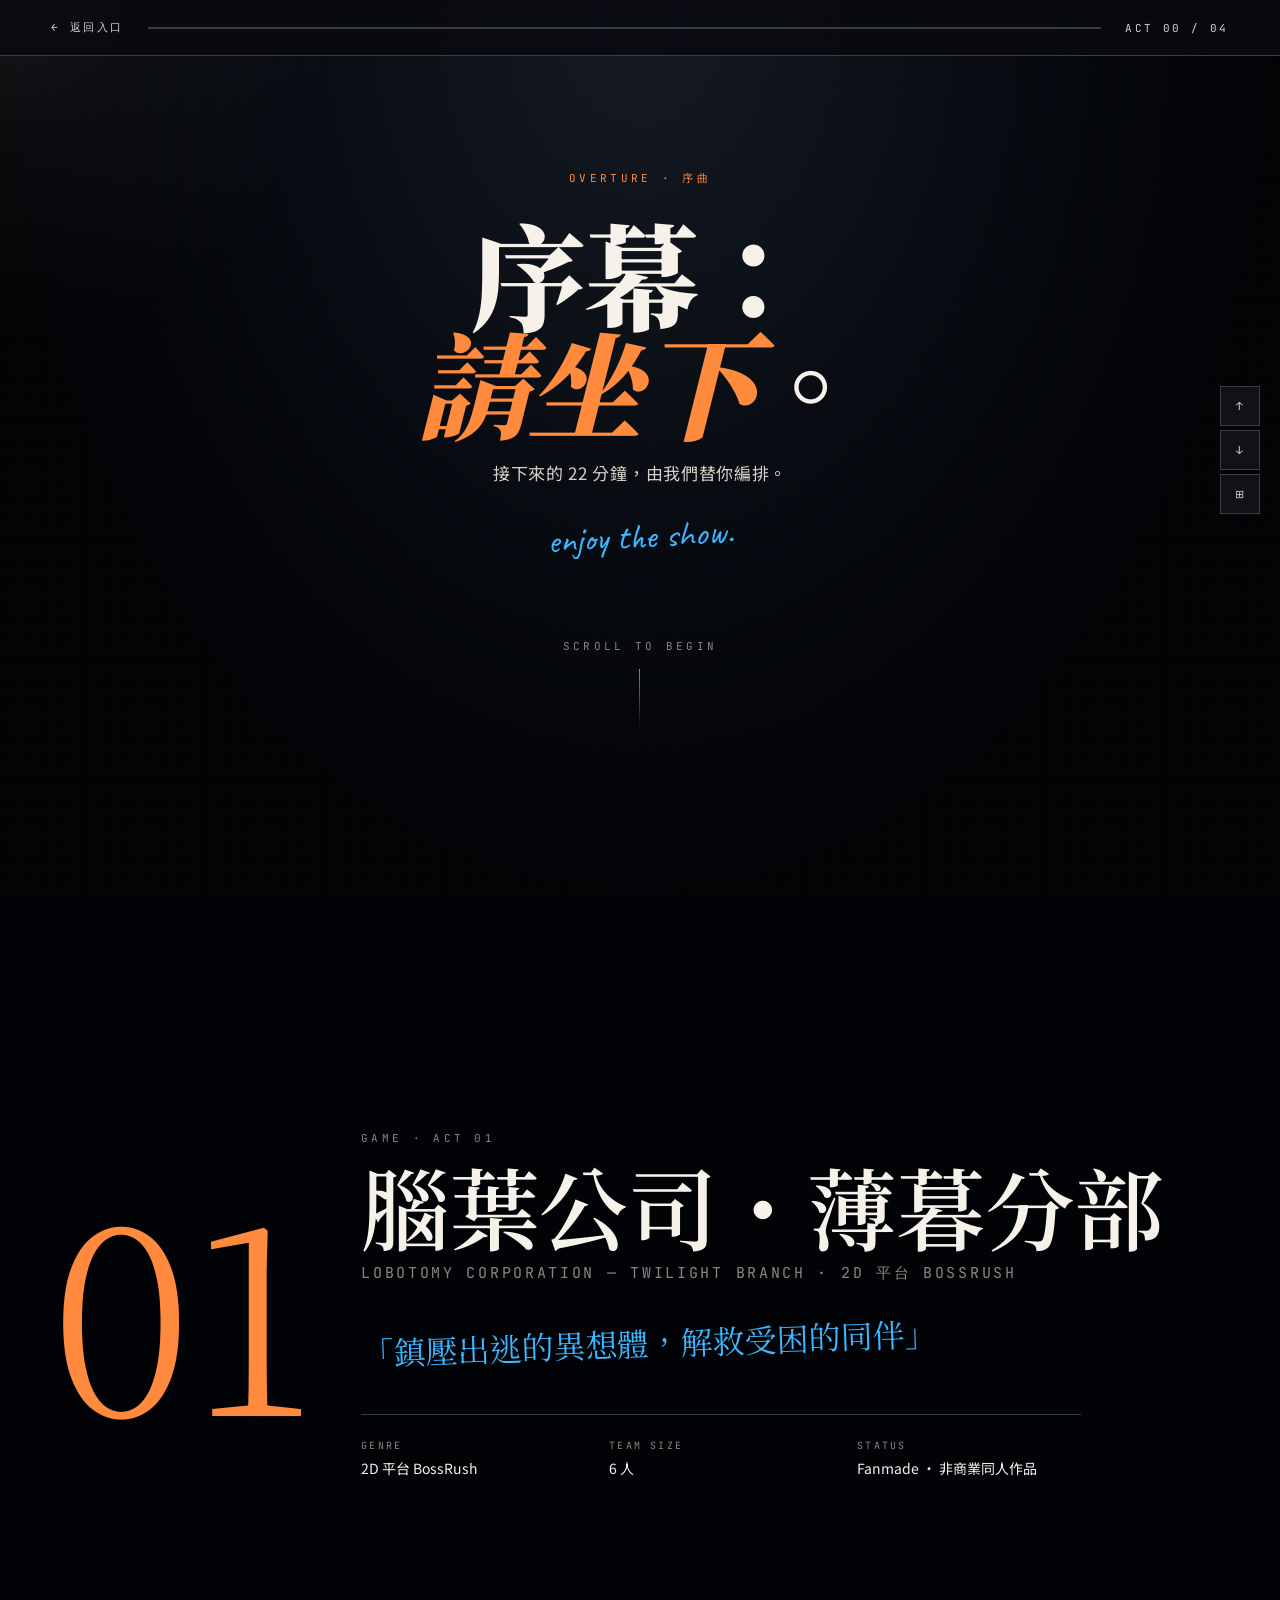
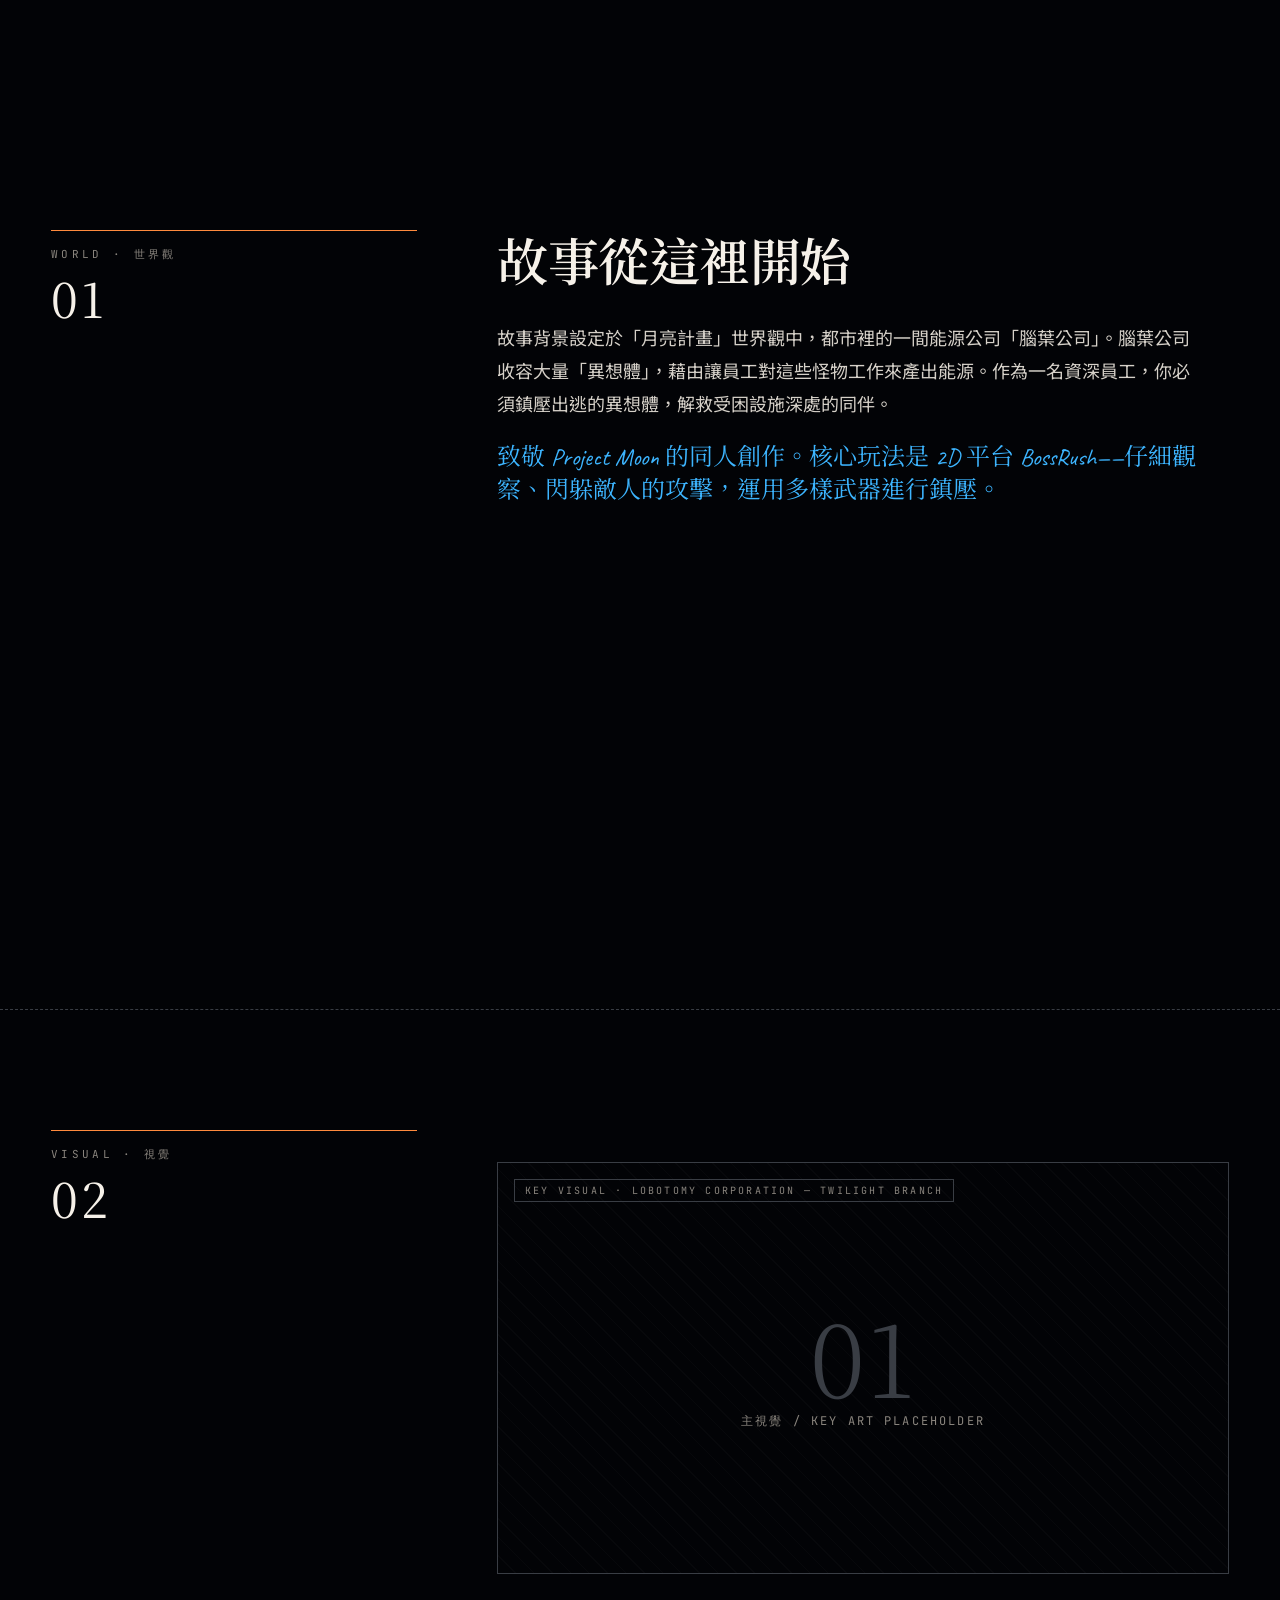
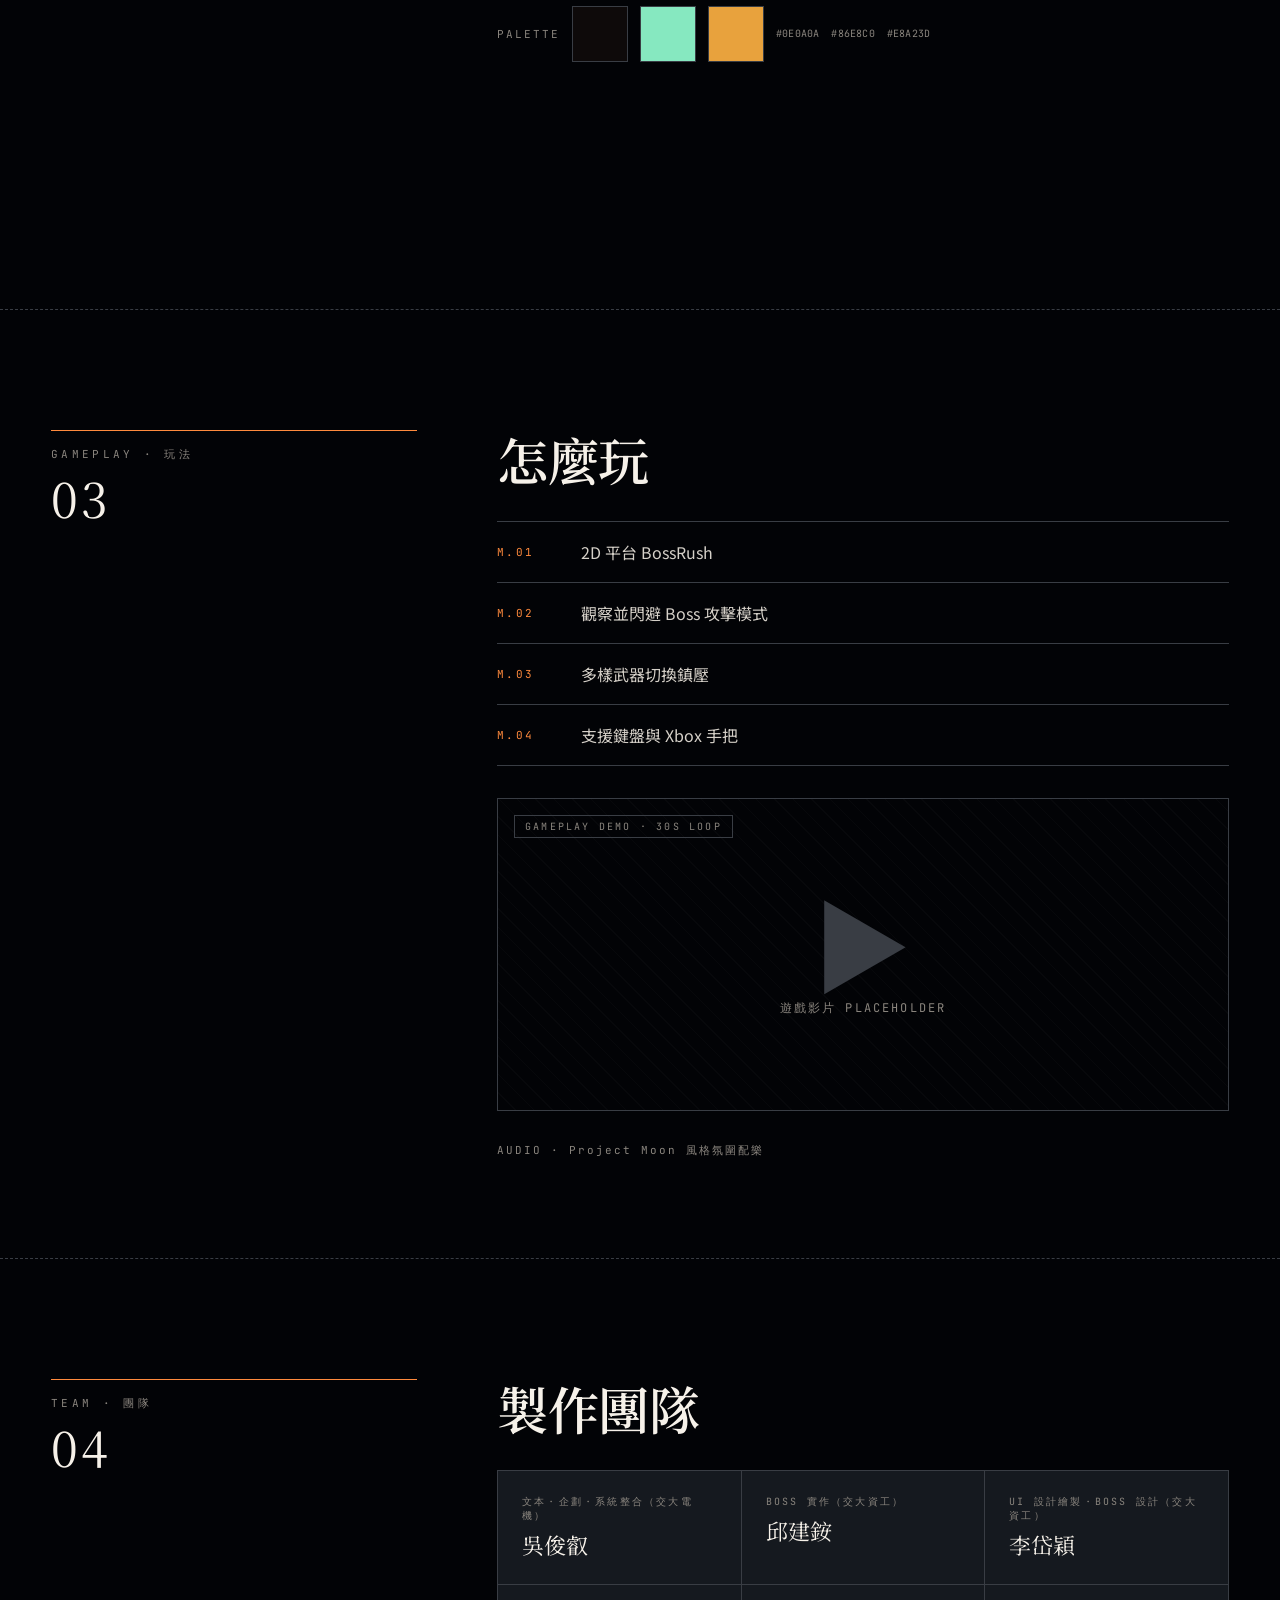
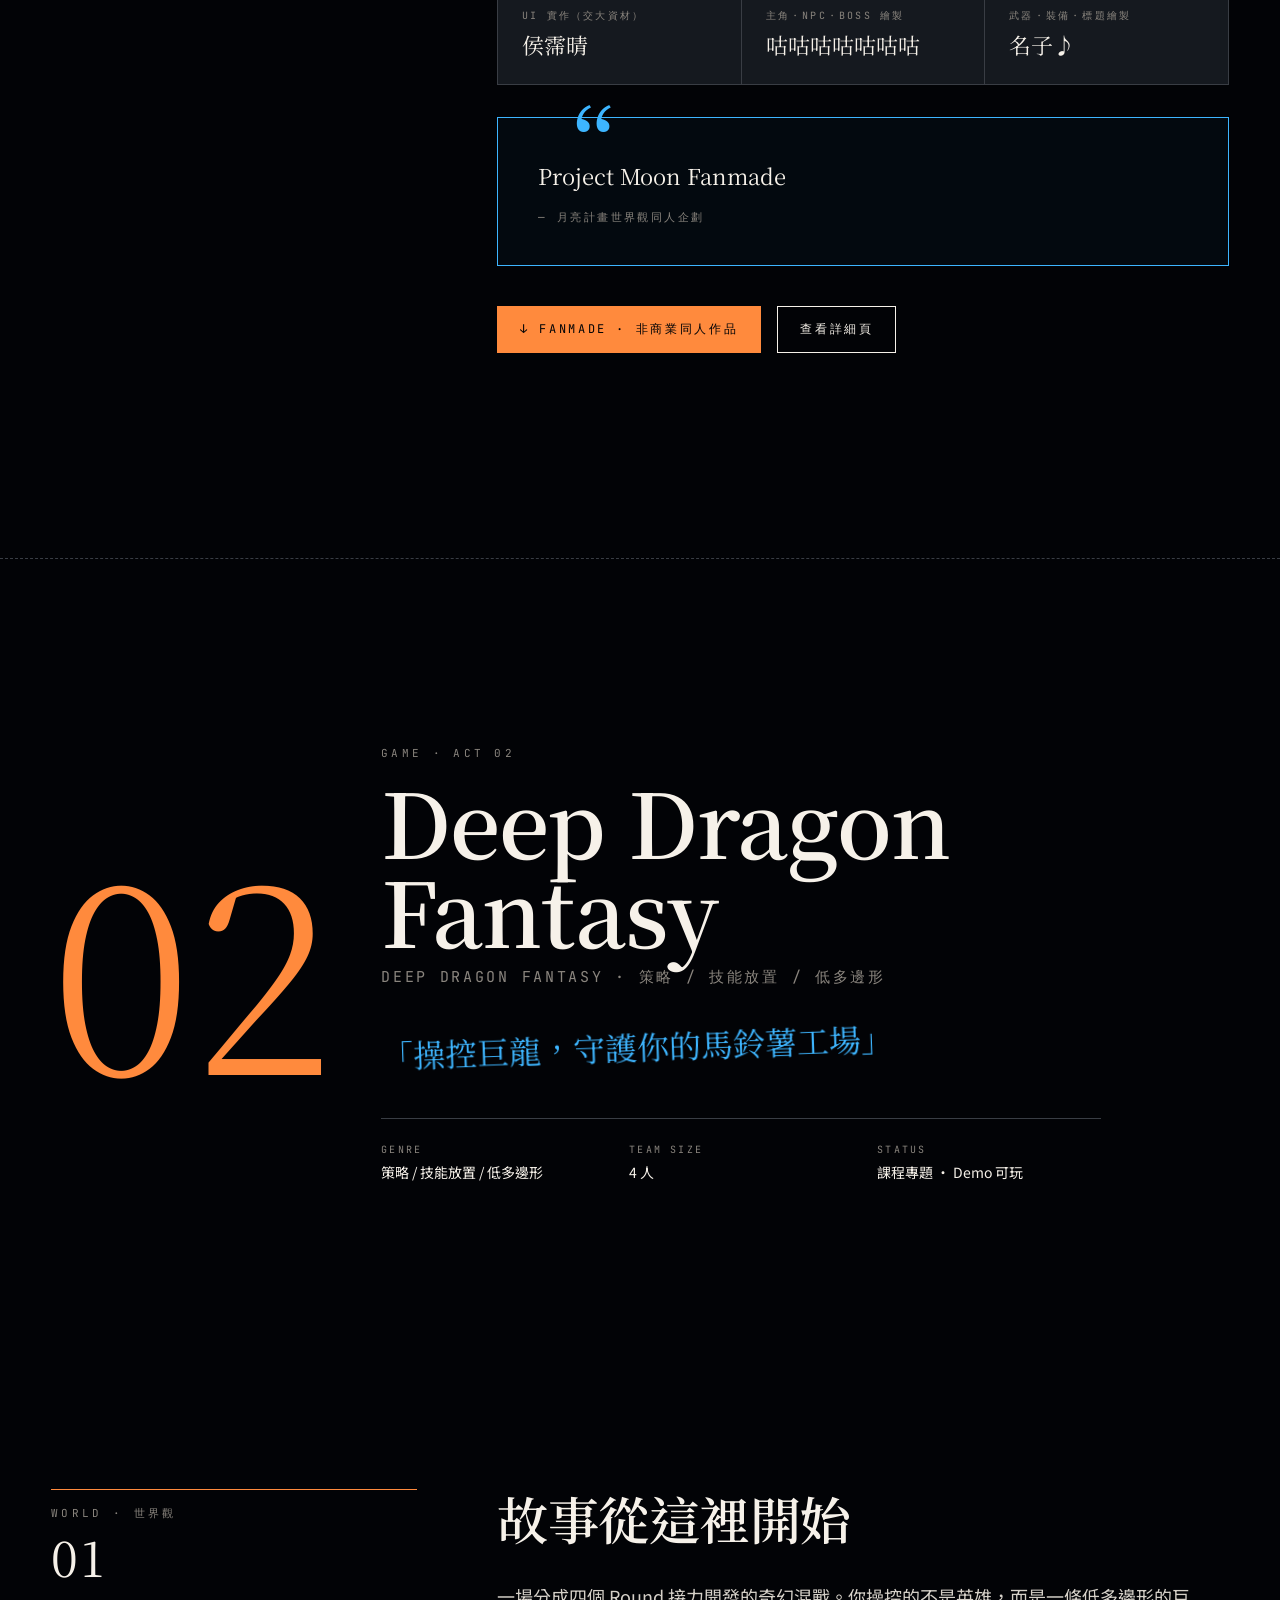
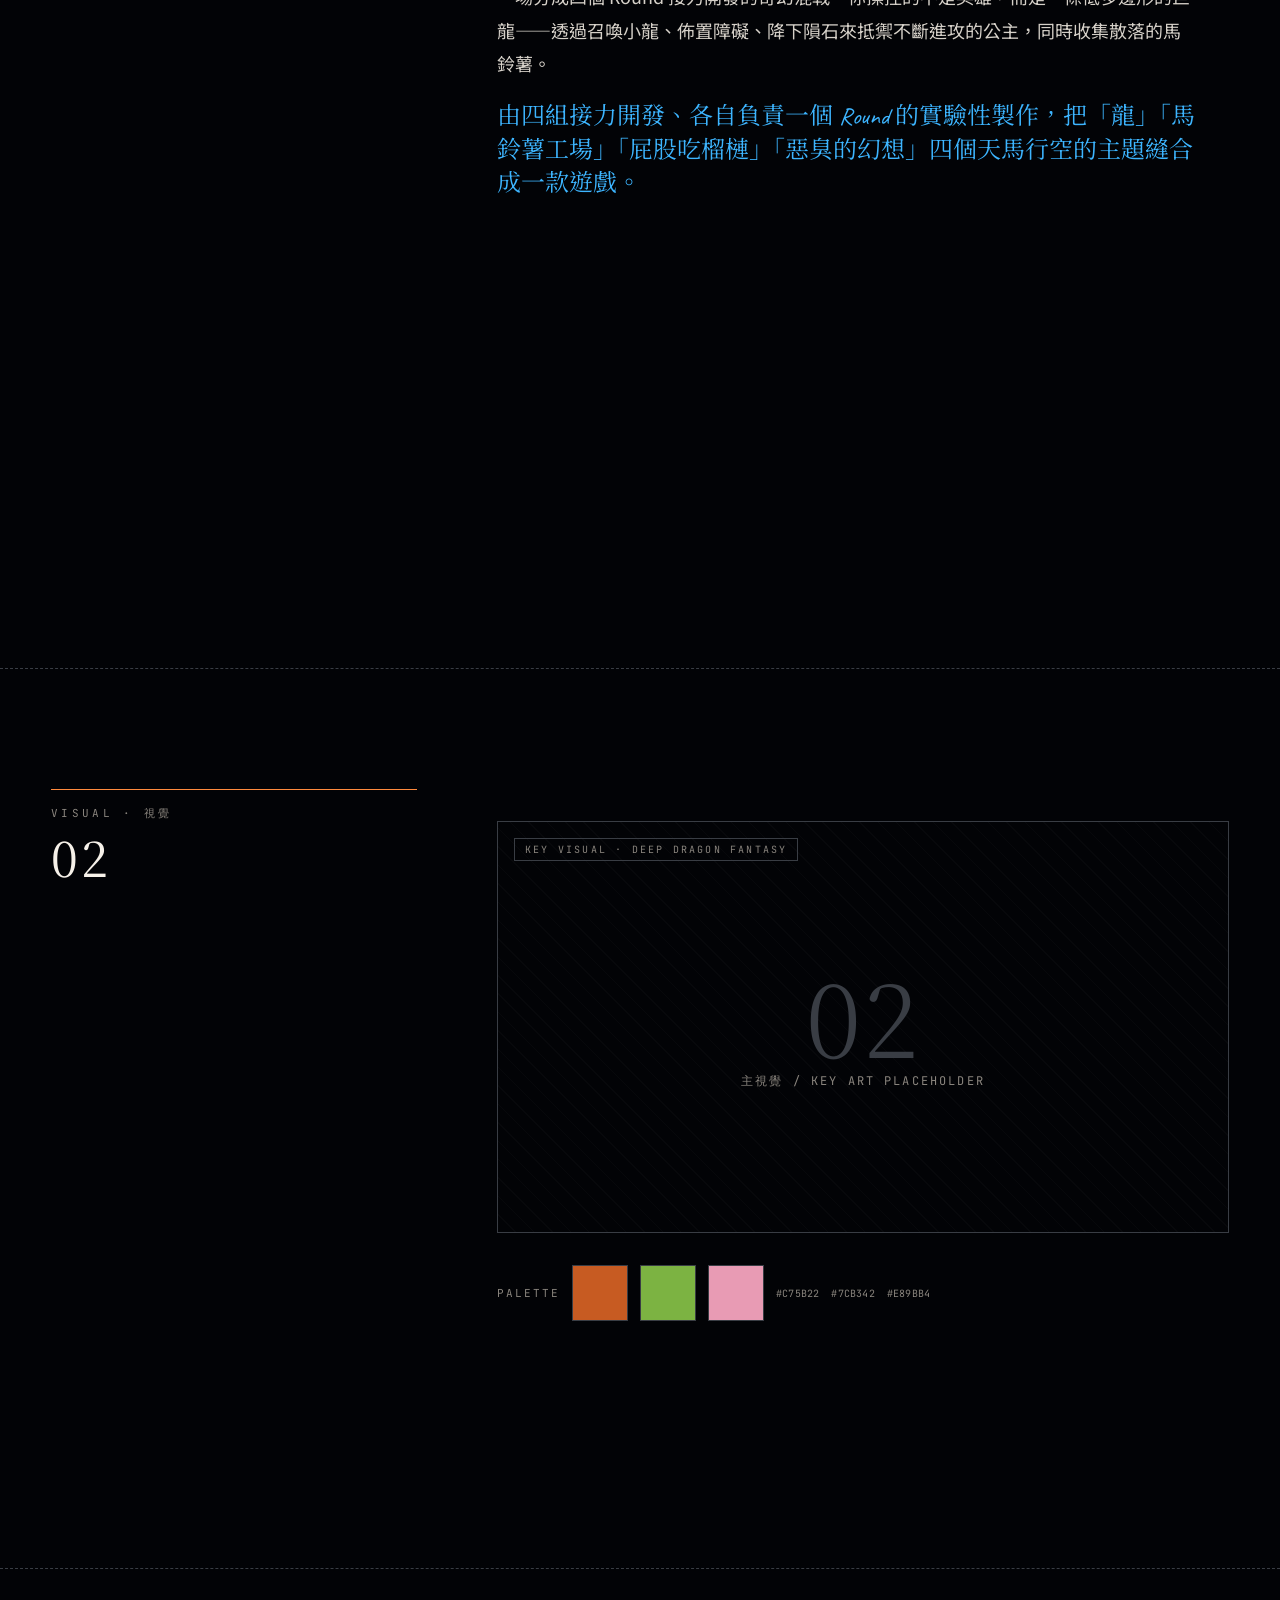
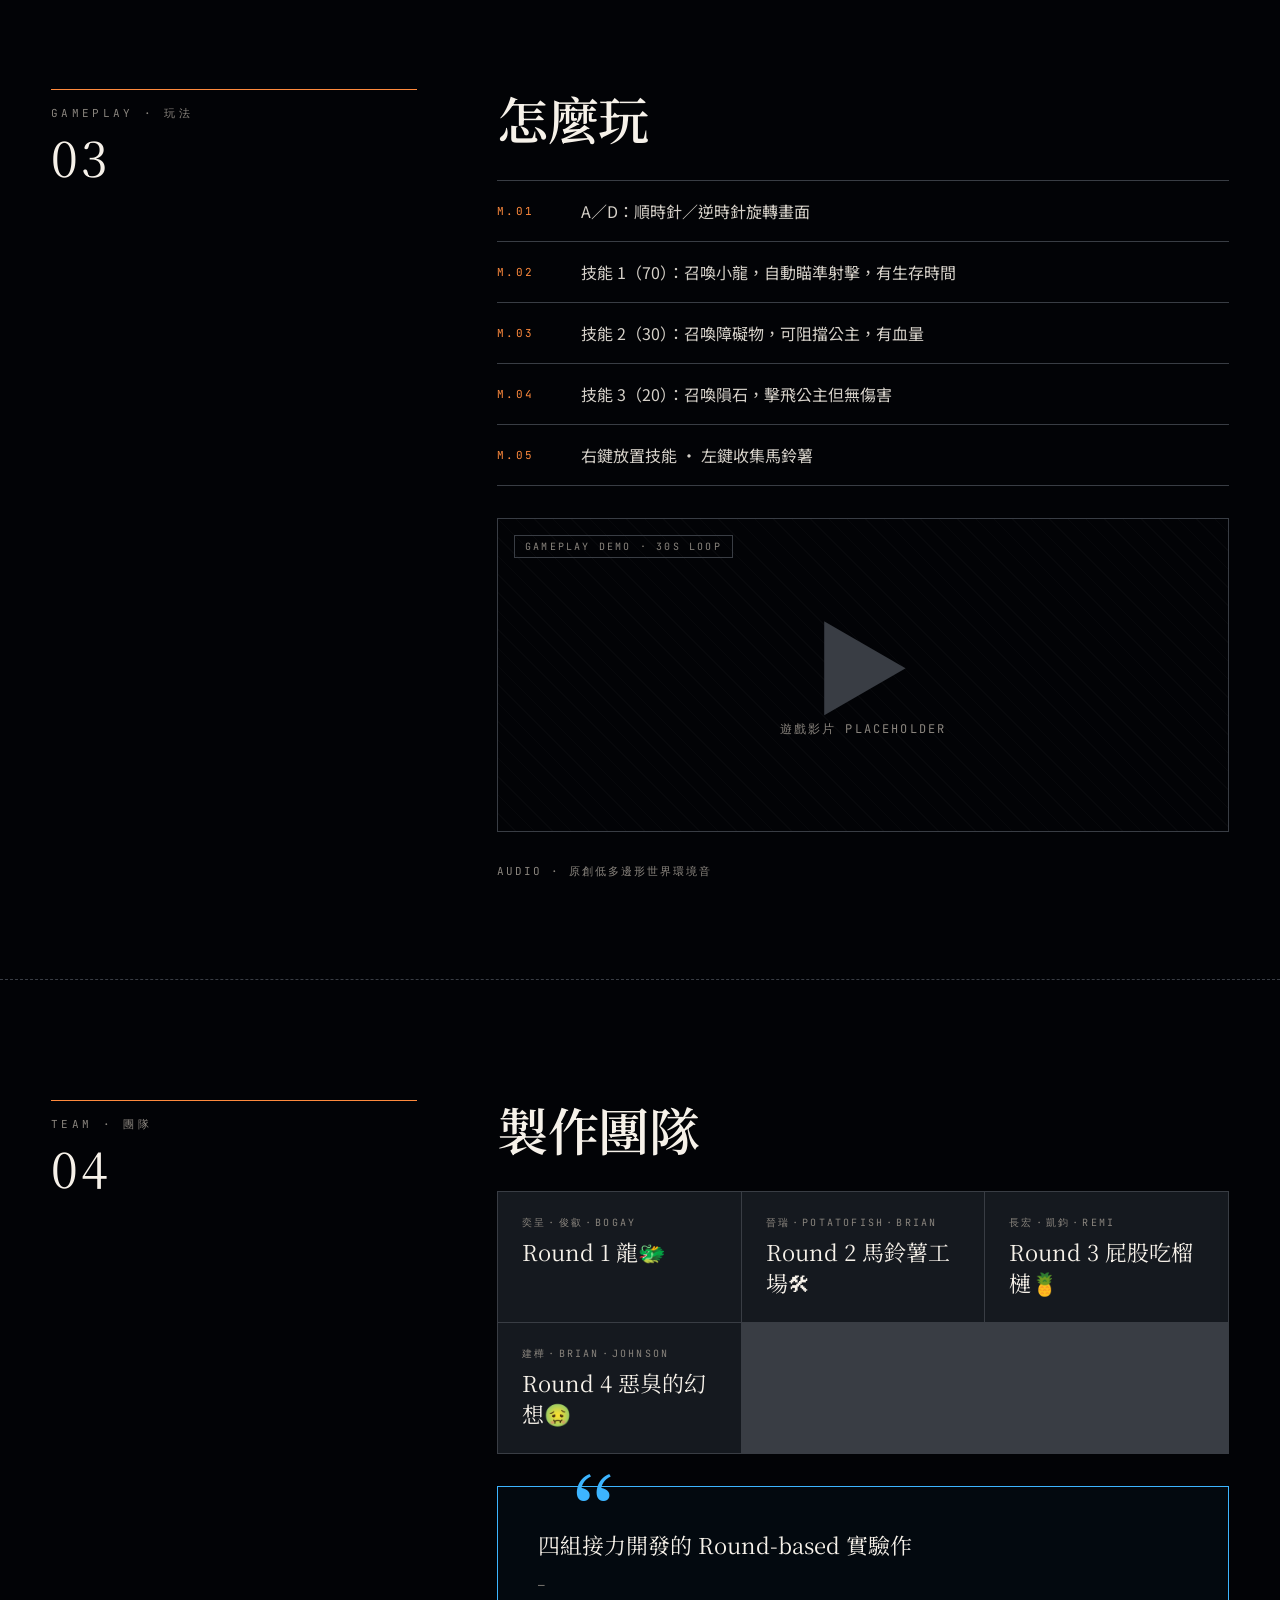
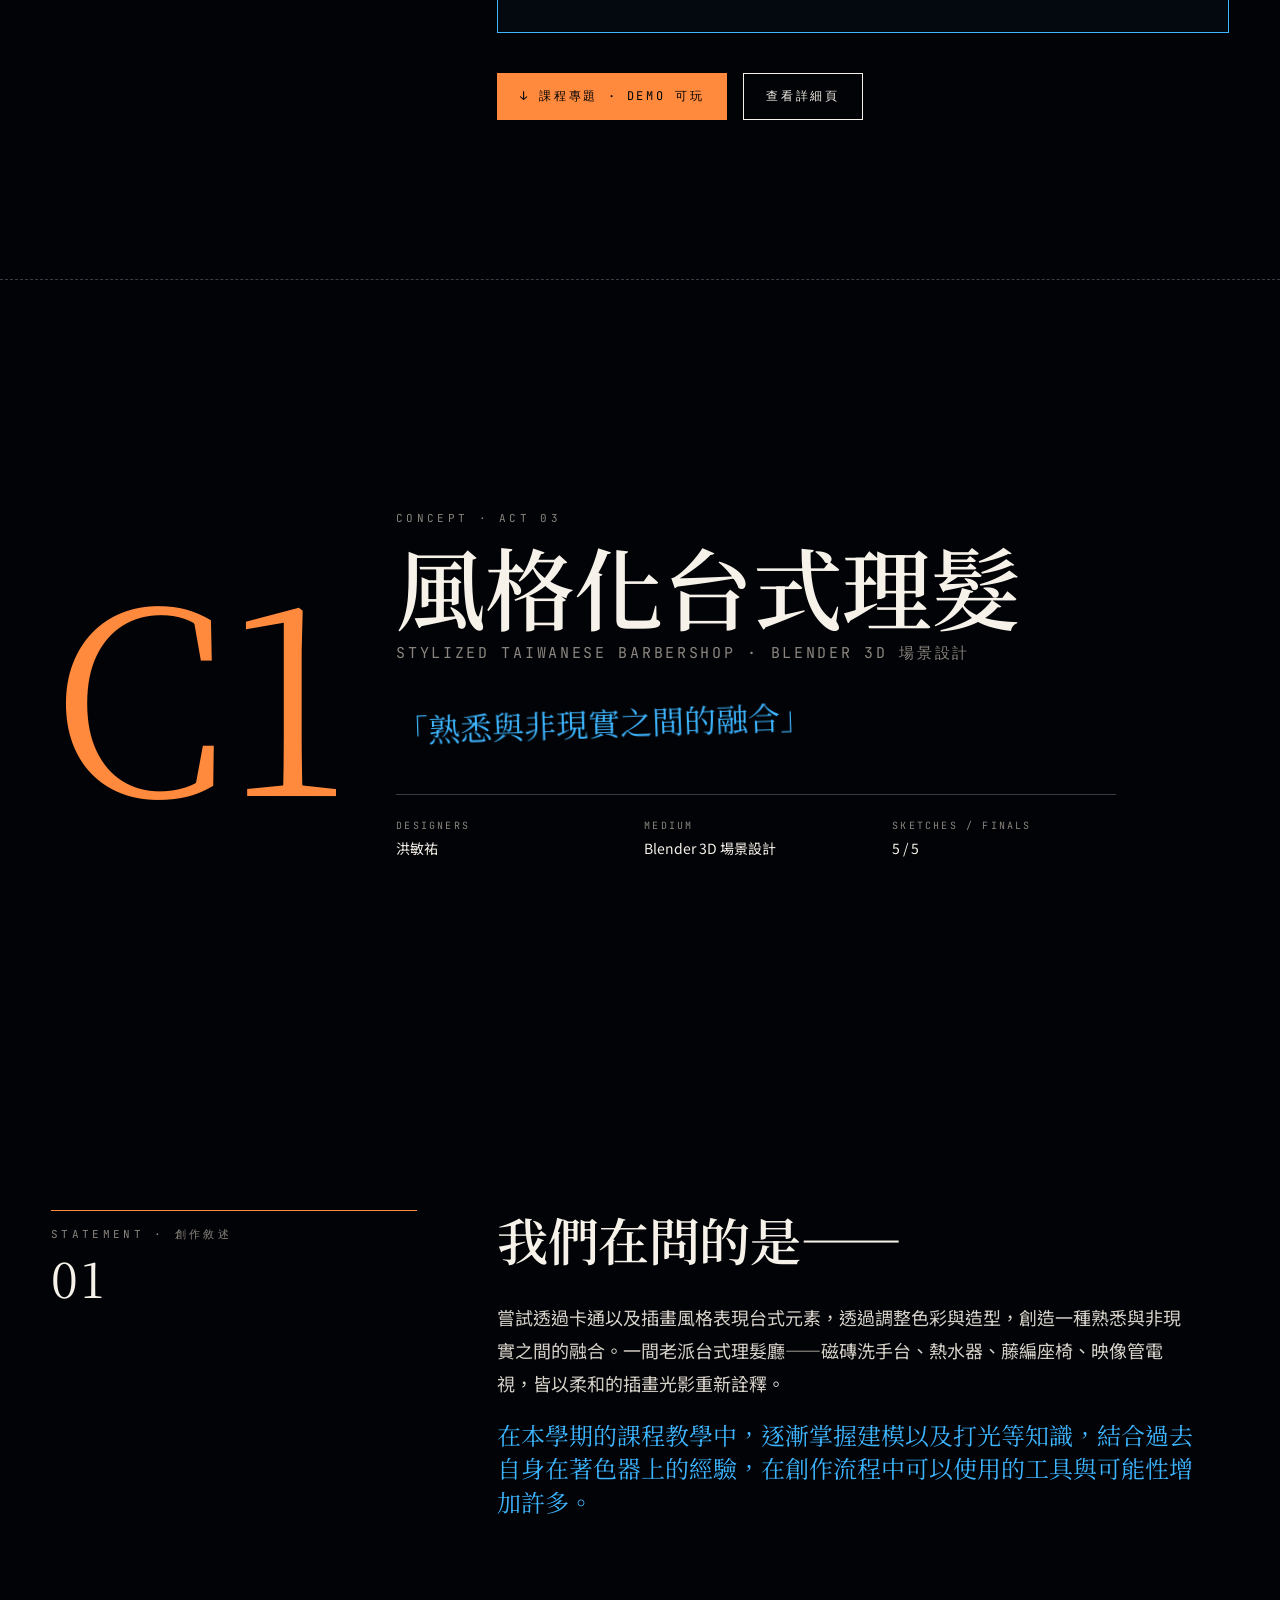
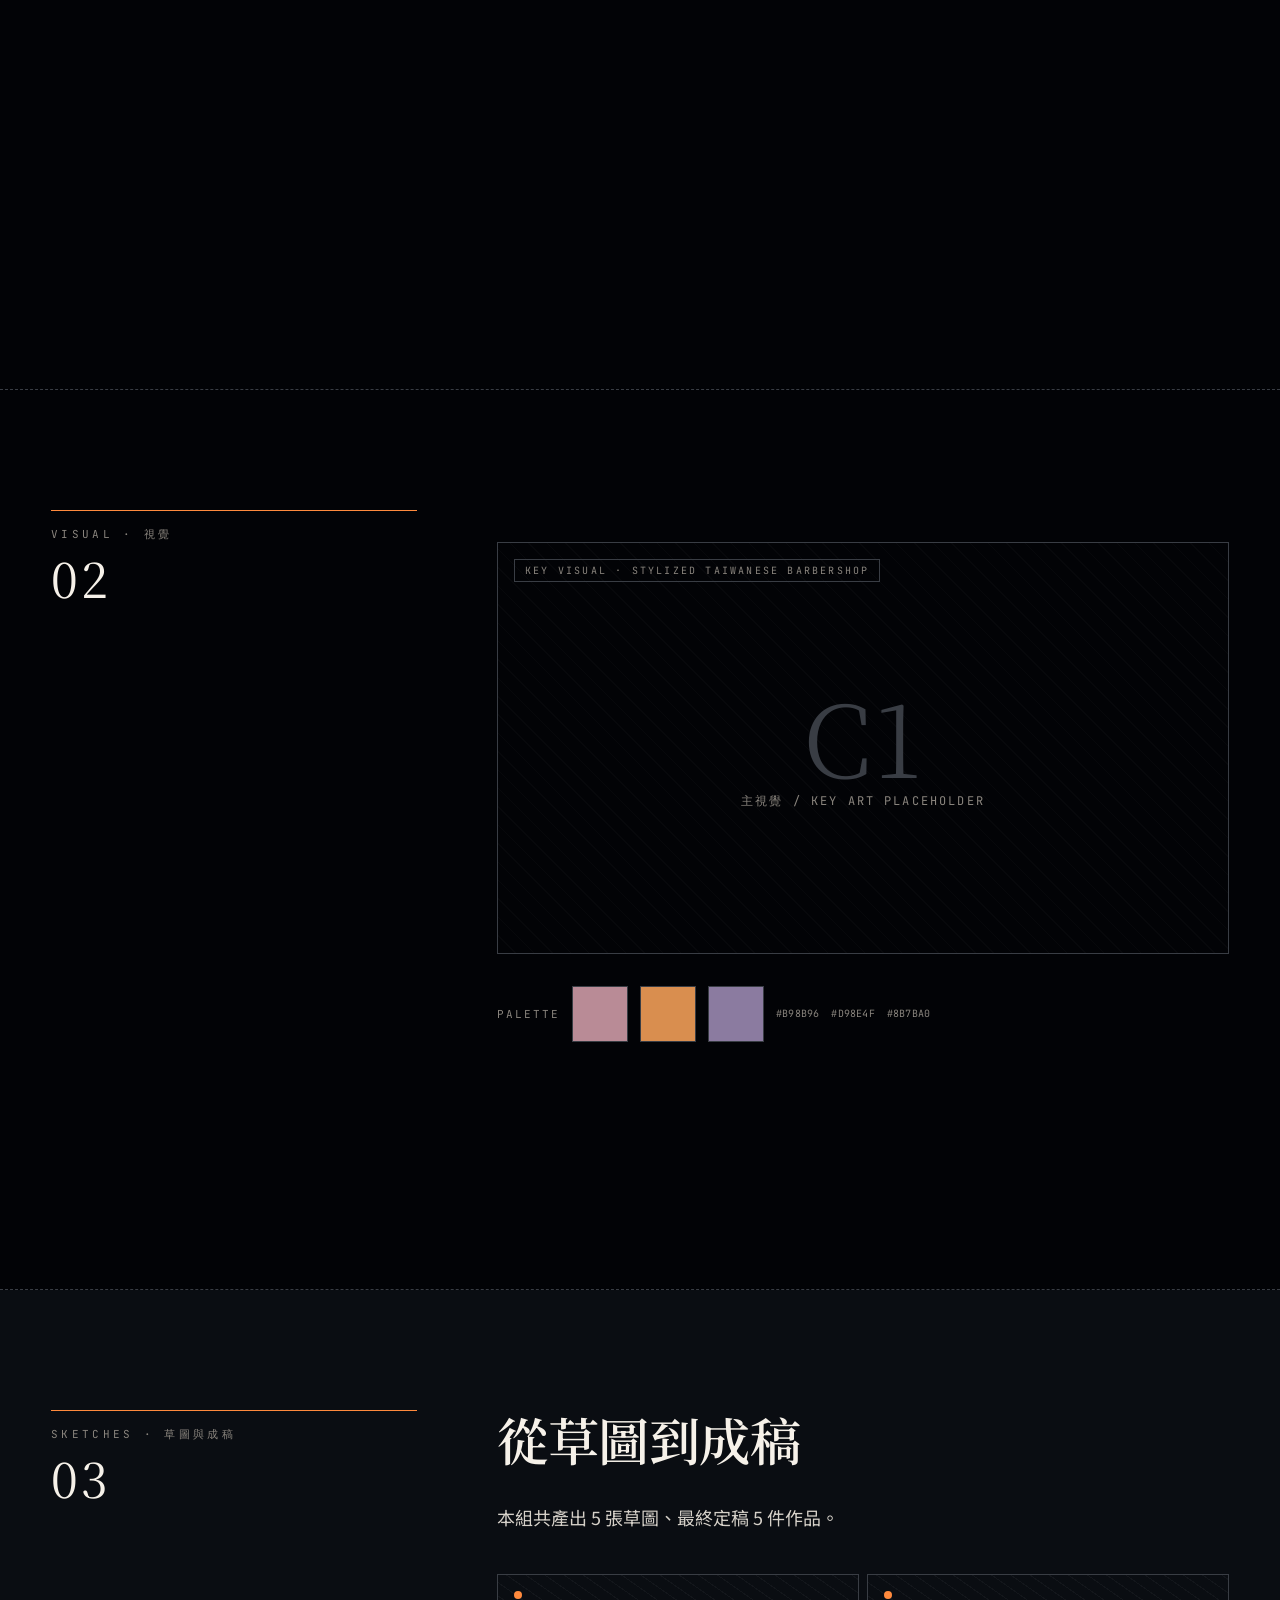
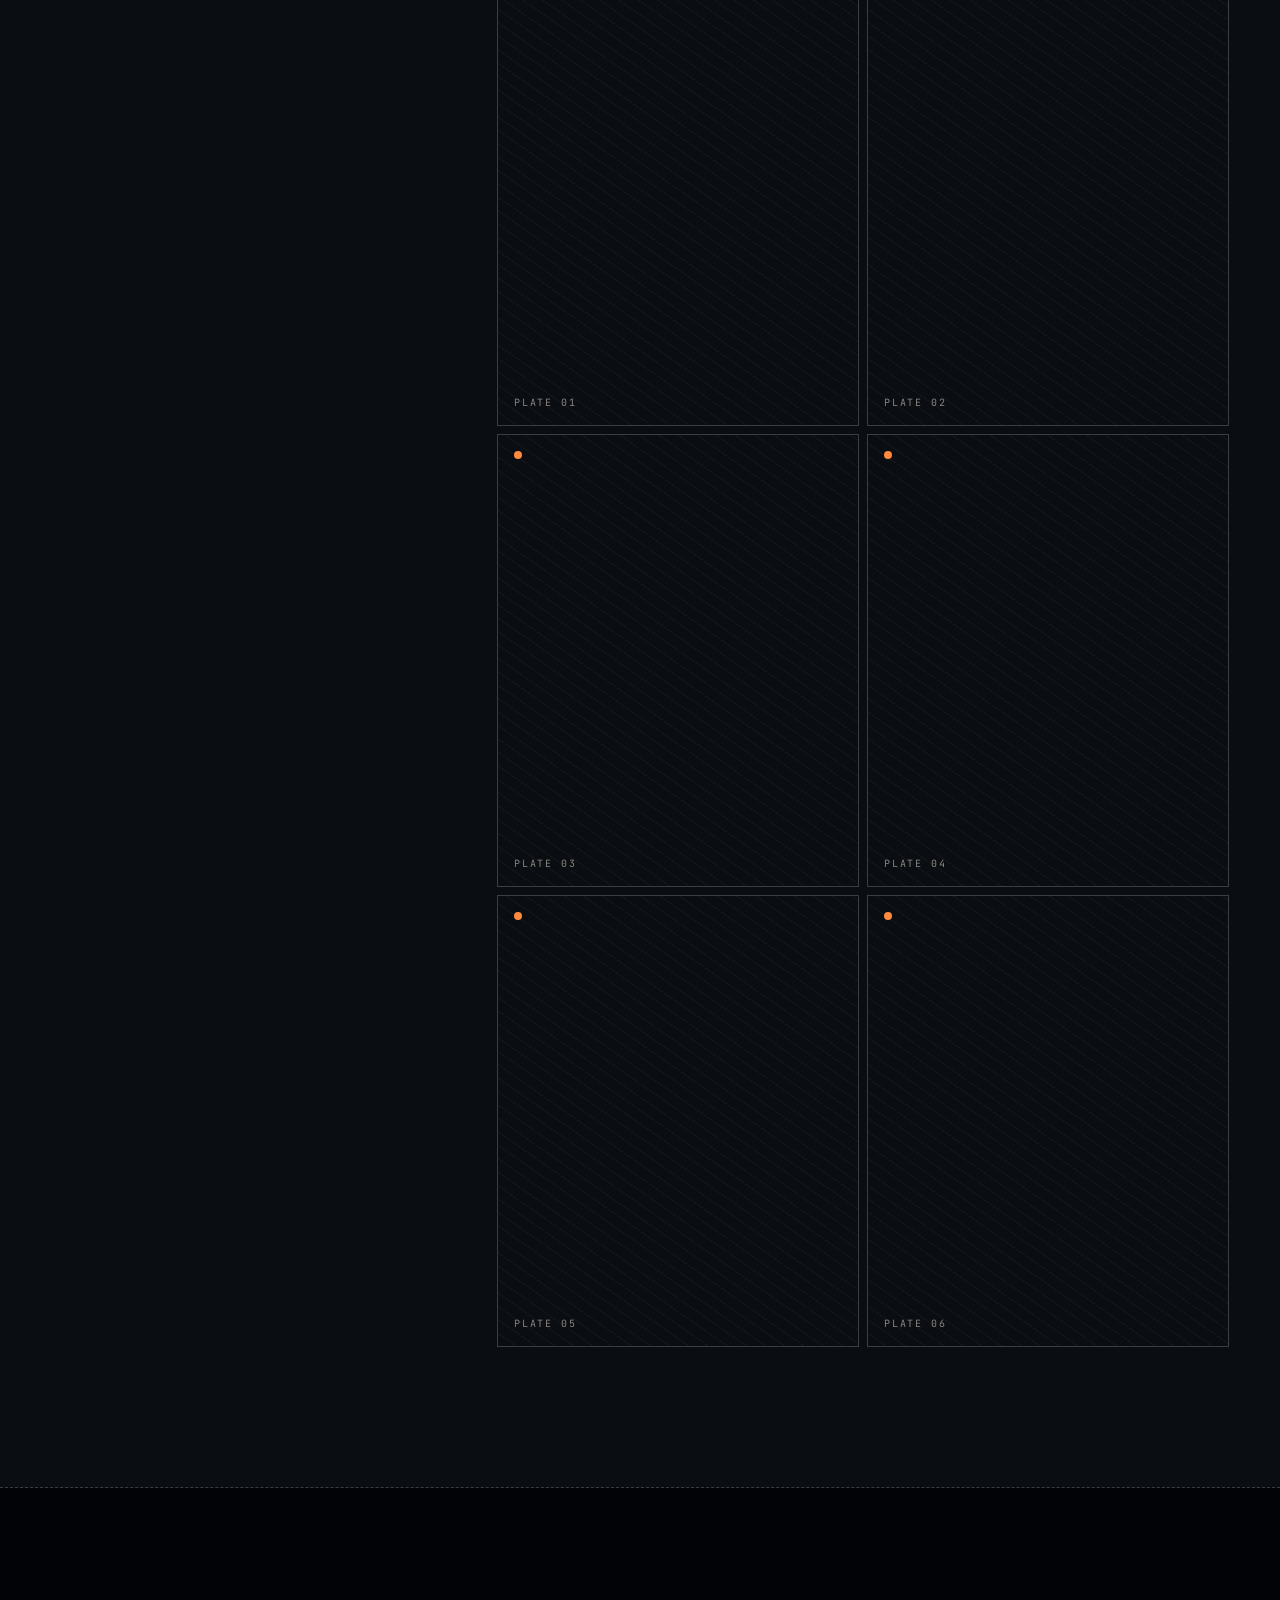
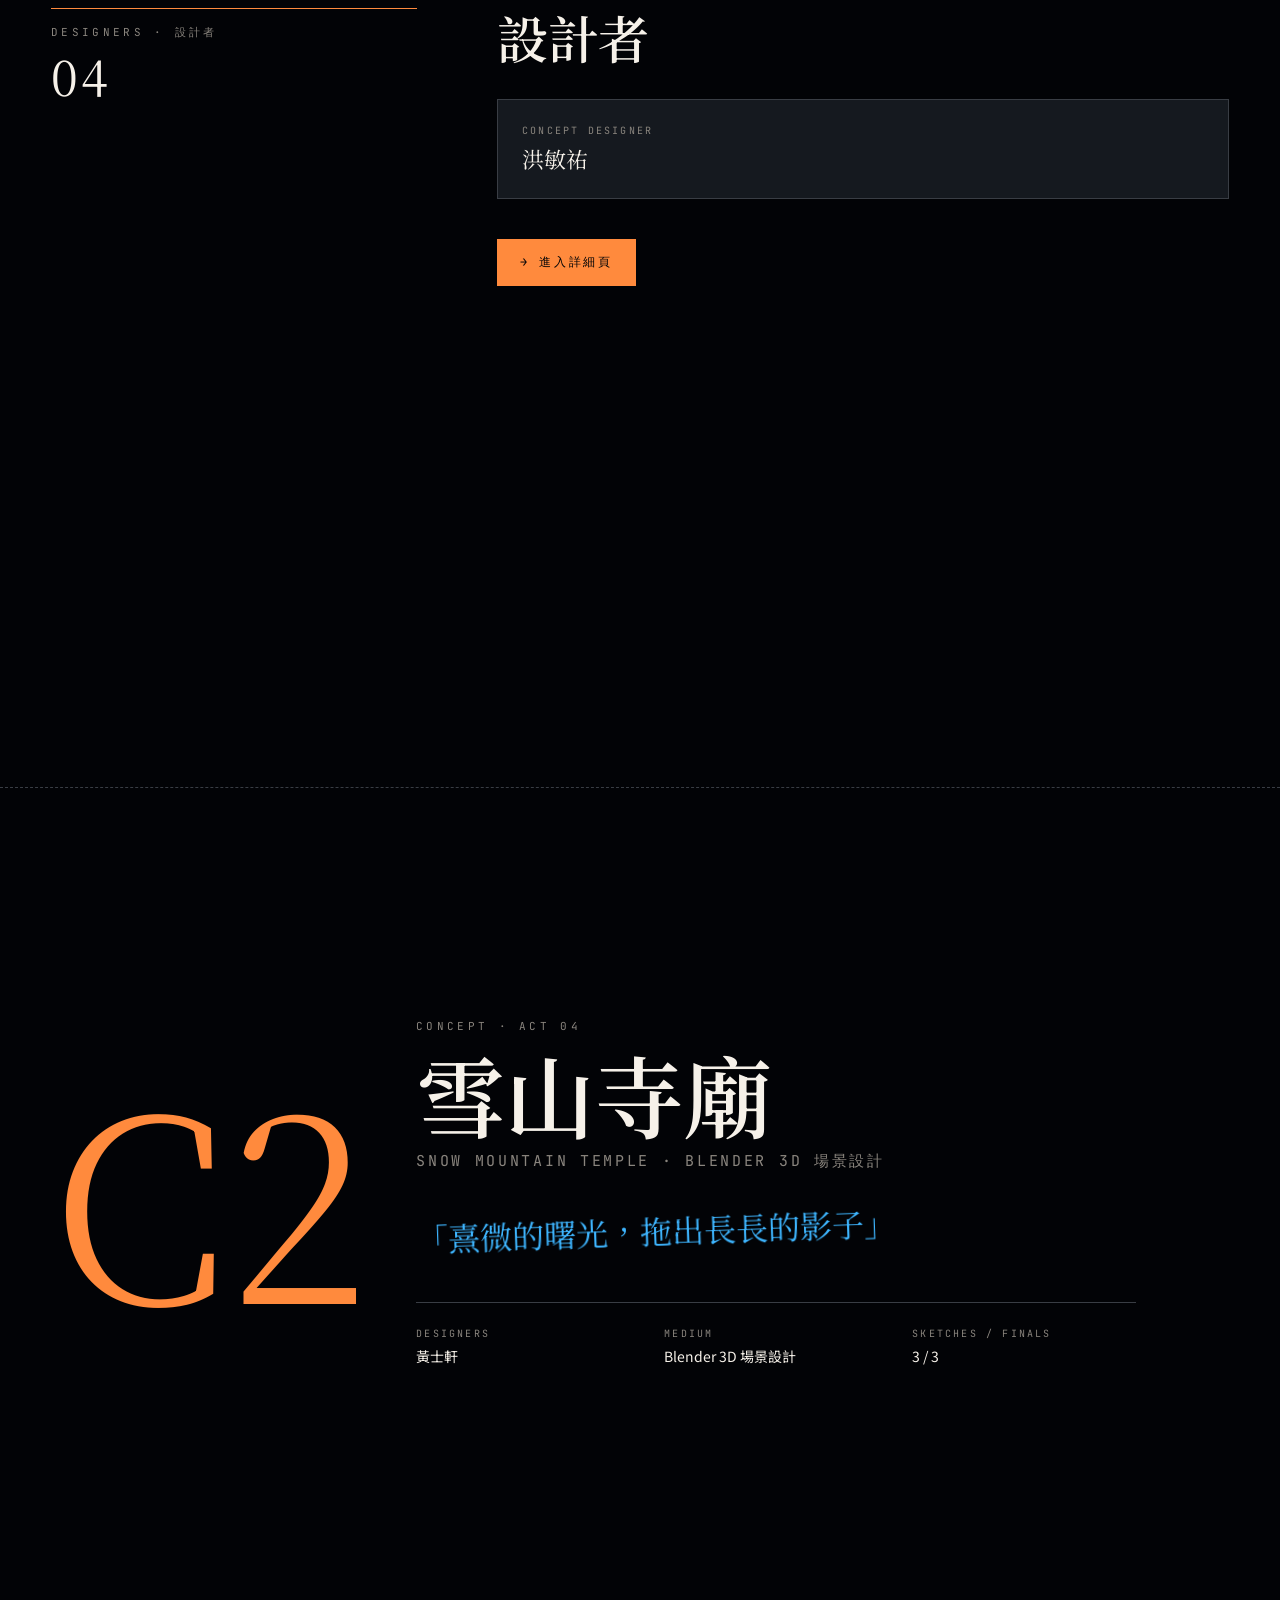
<file: perform_v1.html>
<!DOCTYPE html>
<html lang="zh-Hant">
<head>
<meta charset="UTF-8">
<meta name="viewport" content="width=device-width, initial-scale=1">
<title>Performance · NYCU GDC Showcase</title>
<link rel="preconnect" href="https://fonts.googleapis.com">
<link rel="preconnect" href="https://fonts.gstatic.com" crossorigin>
<link href="https://fonts.googleapis.com/css2?family=Caveat:wght@400;600&family=JetBrains+Mono:wght@300;400;500&family=Noto+Sans+TC:wght@300;400;500;700&family=Noto+Serif+TC:wght@300;400;600;900&display=swap" rel="stylesheet">
<link rel="stylesheet" href="styles/tokens.css">
<style>
  body { background: var(--bg-deeper); }

  /* Top progress bar */
  .stage-bar {
    position: fixed;
    top: 0; left: 0; right: 0;
    height: 56px;
    background: rgba(10,10,16,0.85);
    backdrop-filter: blur(12px);
    border-bottom: 1px solid var(--paper-line);
    display: flex;
    align-items: center;
    padding: 0 var(--pad-edge);
    z-index: 100;
    gap: 24px;
  }
  .stage-bar a.home {
    font-family: var(--f-mono);
    font-size: 11px;
    letter-spacing: 0.22em;
    text-transform: uppercase;
    color: var(--paper-dim);
    display: flex; align-items: center; gap: 8px;
  }
  .stage-bar a.home:hover { color: var(--gdc-orange); }
  .progress-track {
    flex: 1;
    height: 2px;
    background: var(--paper-line);
    position: relative;
    overflow: hidden;
  }
  .progress-fill {
    position: absolute;
    inset: 0;
    background: var(--gdc-orange);
    transform-origin: left;
    transform: scaleX(0);
    transition: transform 0.1s linear;
  }
  .progress-marks {
    position: absolute;
    inset: 0;
    display: flex;
    justify-content: space-between;
    pointer-events: none;
  }
  .progress-marks > span {
    width: 1px;
    background: var(--bg-deeper);
  }
  .stage-counter {
    font-family: var(--f-mono);
    font-size: 11px;
    letter-spacing: 0.22em;
    color: var(--paper-dim);
    min-width: 80px;
    text-align: right;
  }

  /* Spotlight that follows cursor */
  .spotlight {
    position: fixed;
    pointer-events: none;
    width: 800px; height: 800px;
    border-radius: 50%;
    background: radial-gradient(circle, rgba(255,255,255,0.08) 0%, rgba(255,255,255,0.03) 25%, rgba(255,255,255,0) 60%);
    transform: translate(-50%, -50%);
    z-index: 5;
    mix-blend-mode: screen;
  }

  /* === Sections === */
  section.act {
    min-height: 100vh;
    padding: 120px var(--pad-edge) 100px;
    position: relative;
    border-bottom: 1px dashed var(--paper-line);
  }

  /* Curtain (overture) */
  .overture {
    min-height: 100vh;
    display: grid;
    place-items: center;
    text-align: center;
    background:
      radial-gradient(ellipse at top, oklch(0.22 0.02 260) 0%, var(--bg-deeper) 70%);
  }
  .overture .meta {
    font-family: var(--f-mono);
    font-size: 11px;
    letter-spacing: 0.3em;
    text-transform: uppercase;
    color: var(--gdc-orange);
    margin-bottom: 32px;
  }
  .overture h1 {
    font-family: var(--f-serif);
    font-size: clamp(48px, 9vw, 140px);
    font-weight: 900;
    line-height: 0.95;
    margin: 0;
    letter-spacing: -0.02em;
  }
  .overture h1 em {
    color: var(--gdc-orange);
    font-style: italic;
  }
  .overture .sub {
    margin-top: 24px;
    color: var(--paper-dim);
    font-size: 17px;
    letter-spacing: 0.04em;
  }
  .overture .hand {
    color: var(--gdc-blue);
    font-size: 36px;
    margin-top: 28px;
    transform: rotate(-3deg);
    display: inline-block;
  }
  .overture .scroll {
    margin-top: 80px;
    font-family: var(--f-mono);
    font-size: 11px;
    letter-spacing: 0.3em;
    text-transform: uppercase;
    color: var(--paper-faint);
  }
  .overture .scroll::after {
    content: "";
    display: block;
    width: 1px;
    height: 60px;
    background: linear-gradient(to bottom, var(--paper-faint), transparent);
    margin: 16px auto 0;
    animation: drop 2s ease-in-out infinite;
  }
  @keyframes drop {
    0% { transform: scaleY(0); transform-origin: top; }
    50% { transform: scaleY(1); transform-origin: top; }
    51% { transform: scaleY(1); transform-origin: bottom; }
    100% { transform: scaleY(0); transform-origin: bottom; }
  }

  /* Act title card */
  .act-title-card {
    min-height: 90vh;
    display: grid;
    grid-template-columns: auto 1fr;
    gap: 48px;
    align-items: center;
    padding: 100px var(--pad-edge);
  }
  .act-num {
    font-family: var(--f-serif);
    font-size: clamp(120px, 20vw, 320px);
    font-weight: 300;
    line-height: 0.9;
    color: var(--paper-line);
  }
  .act-num.accent { color: var(--gdc-orange); }
  .act-title-content .label {
    font-family: var(--f-mono);
    font-size: 11px;
    letter-spacing: 0.3em;
    text-transform: uppercase;
    color: var(--paper-faint);
    margin-bottom: 16px;
  }
  .act-title-content h2 {
    font-family: var(--f-serif);
    font-size: clamp(40px, 7vw, 96px);
    font-weight: 600;
    line-height: 1;
    margin: 0;
    letter-spacing: -0.01em;
  }
  .act-title-content .en {
    font-family: var(--f-mono);
    font-size: 15px;
    color: var(--paper-faint);
    margin-top: 12px;
    letter-spacing: 0.18em;
    text-transform: uppercase;
  }
  .act-title-content .tagline {
    font-family: var(--f-hand);
    font-size: 32px;
    color: var(--gdc-blue);
    margin-top: 36px;
    transform: rotate(-2deg);
    display: inline-block;
  }
  .act-title-content .meta {
    margin-top: 48px;
    display: grid;
    grid-template-columns: repeat(auto-fit, minmax(160px, 1fr));
    gap: 24px;
    max-width: 720px;
    border-top: 1px solid var(--paper-line);
    padding-top: 24px;
  }
  .act-title-content .meta-item .k {
    font-family: var(--f-mono);
    font-size: 10px;
    letter-spacing: 0.22em;
    text-transform: uppercase;
    color: var(--paper-faint);
    margin-bottom: 6px;
  }
  .act-title-content .meta-item .v {
    font-size: 14px;
    color: var(--paper);
    line-height: 1.5;
  }

  /* World / concept beats */
  .beat {
    display: grid;
    grid-template-columns: 1fr 2fr;
    gap: 80px;
    max-width: 1400px;
    margin: 0 auto;
    align-items: start;
  }
  .beat .label-side {
    position: sticky;
    top: 100px;
    font-family: var(--f-mono);
    font-size: 11px;
    letter-spacing: 0.3em;
    text-transform: uppercase;
    color: var(--paper-faint);
    border-top: 1px solid var(--gdc-orange);
    padding-top: 16px;
  }
  .beat .label-side .num {
    font-family: var(--f-serif);
    font-size: 48px;
    color: var(--paper);
    margin-top: 12px;
    line-height: 1;
  }
  .beat .content h3 {
    font-family: var(--f-serif);
    font-size: clamp(32px, 4vw, 56px);
    font-weight: 600;
    line-height: 1.15;
    margin: 0 0 32px;
    letter-spacing: -0.01em;
  }
  .beat .content p {
    font-size: 18px;
    line-height: 1.85;
    color: var(--paper-dim);
    max-width: 700px;
  }
  .beat .content p + p { margin-top: 20px; }

  /* Hero visual placeholder */
  .visual-block {
    aspect-ratio: 16 / 9;
    border: 1px solid var(--paper-line);
    background:
      repeating-linear-gradient(45deg,
        transparent 0,
        transparent 12px,
        rgba(255,255,255,0.025) 12px,
        rgba(255,255,255,0.025) 13px);
    position: relative;
    display: grid;
    place-items: center;
    margin: 32px 0;
    overflow: hidden;
  }
  .visual-block .label-pill {
    position: absolute;
    top: 16px; left: 16px;
    font-family: var(--f-mono);
    font-size: 10px;
    letter-spacing: 0.22em;
    text-transform: uppercase;
    color: var(--paper-faint);
    padding: 4px 10px;
    border: 1px solid var(--paper-line);
  }
  .visual-block .center {
    text-align: center;
    color: var(--paper-faint);
    font-family: var(--f-mono);
    font-size: 12px;
    letter-spacing: 0.18em;
    text-transform: uppercase;
  }
  .visual-block .big {
    font-family: var(--f-serif);
    font-size: 100px;
    font-weight: 300;
    color: var(--paper-line);
    line-height: 1;
    margin-bottom: 8px;
  }

  /* Palette swatches */
  .palette-row {
    display: flex;
    gap: 12px;
    margin: 24px 0;
    align-items: center;
  }
  .palette-row .sw {
    width: 56px; height: 56px;
    border: 1px solid var(--paper-line);
  }
  .palette-row .lbl {
    font-family: var(--f-mono);
    font-size: 11px;
    color: var(--paper-faint);
    letter-spacing: 0.18em;
  }

  /* Gameplay list */
  .gameplay-list {
    margin: 32px 0;
    padding: 0;
    list-style: none;
    border-top: 1px solid var(--paper-line);
  }
  .gameplay-list li {
    padding: 18px 0;
    border-bottom: 1px solid var(--paper-line);
    display: grid;
    grid-template-columns: 60px 1fr;
    gap: 24px;
    align-items: center;
    font-size: 16px;
    color: var(--paper-dim);
  }
  .gameplay-list li .idx {
    font-family: var(--f-mono);
    font-size: 11px;
    letter-spacing: 0.22em;
    color: var(--gdc-orange);
  }

  /* Team strip */
  .team-strip {
    margin: 32px 0;
    display: grid;
    grid-template-columns: repeat(auto-fit, minmax(200px, 1fr));
    gap: 1px;
    background: var(--paper-line);
    border: 1px solid var(--paper-line);
  }
  .team-strip .person {
    background: var(--bg-rise);
    padding: 24px;
  }
  .team-strip .person .role {
    font-family: var(--f-mono);
    font-size: 10px;
    letter-spacing: 0.22em;
    text-transform: uppercase;
    color: var(--paper-faint);
    margin-bottom: 6px;
  }
  .team-strip .person .name {
    font-family: var(--f-serif);
    font-size: 22px;
  }

  /* Quote / review */
  .review-card {
    margin: 32px 0;
    padding: 40px;
    border: 1px solid var(--gdc-blue);
    background: rgba(61, 181, 255, 0.04);
    position: relative;
  }
  .review-card::before {
    content: "“";
    position: absolute;
    top: -20px; left: 24px;
    font-family: var(--f-serif);
    font-size: 96px;
    line-height: 1;
    color: var(--gdc-blue);
  }
  .review-card .quote {
    font-family: var(--f-serif);
    font-size: 22px;
    line-height: 1.6;
    color: var(--paper);
  }
  .review-card .from {
    margin-top: 16px;
    font-family: var(--f-mono);
    font-size: 11px;
    letter-spacing: 0.22em;
    text-transform: uppercase;
    color: var(--paper-faint);
  }

  /* CTA row */
  .cta-row {
    margin-top: 40px;
    display: flex;
    gap: 16px;
    flex-wrap: wrap;
  }

  /* Concept act styling */
  .concept-act {
    background: var(--bg-stage);
  }
  .concept-grid {
    display: grid;
    grid-template-columns: repeat(auto-fit, minmax(280px, 1fr));
    gap: 8px;
    margin: 40px 0;
  }
  .concept-grid .pc {
    aspect-ratio: 4 / 5;
    background:
      repeating-linear-gradient(35deg,
        transparent 0,
        transparent 10px,
        rgba(255,255,255,0.04) 10px,
        rgba(255,255,255,0.04) 11px);
    border: 1px solid var(--paper-line);
    position: relative;
    display: flex;
    align-items: end;
    padding: 16px;
    font-family: var(--f-mono);
    font-size: 10px;
    color: var(--paper-faint);
    letter-spacing: 0.18em;
  }
  .concept-grid .pc::before {
    content: "";
    position: absolute;
    top: 16px; left: 16px;
    width: 8px; height: 8px;
    background: var(--gdc-orange);
    border-radius: 50%;
  }

  /* Intermission divider */
  .intermission {
    min-height: 60vh;
    display: grid;
    place-items: center;
    text-align: center;
    border-bottom: 1px dashed var(--paper-line);
    background:
      radial-gradient(ellipse at center, oklch(0.20 0.02 260) 0%, var(--bg-deeper) 70%);
  }
  .intermission .l {
    font-family: var(--f-mono);
    font-size: 11px;
    letter-spacing: 0.3em;
    text-transform: uppercase;
    color: var(--gdc-orange);
    margin-bottom: 20px;
  }
  .intermission h3 {
    font-family: var(--f-serif);
    font-size: clamp(36px, 6vw, 80px);
    font-weight: 300;
    margin: 0;
    color: var(--paper);
  }
  .intermission .h {
    font-family: var(--f-hand);
    font-size: 32px;
    color: var(--gdc-blue);
    margin-top: 24px;
    transform: rotate(-2deg);
    display: inline-block;
  }

  /* Curtain call */
  .curtain-call {
    min-height: 90vh;
    display: grid;
    place-items: center;
    text-align: center;
    padding: 120px var(--pad-edge);
  }
  .curtain-call h2 {
    font-family: var(--f-serif);
    font-size: clamp(48px, 9vw, 140px);
    font-weight: 900;
    margin: 0;
    line-height: 0.95;
  }
  .curtain-call h2 em { color: var(--gdc-orange); font-style: italic; }
  .curtain-call .sub {
    margin-top: 32px;
    color: var(--paper-dim);
    font-size: 18px;
    line-height: 1.7;
    max-width: 640px;
  }
  .curtain-call .links {
    margin-top: 48px;
    display: flex;
    gap: 16px;
    justify-content: center;
    flex-wrap: wrap;
  }

  /* Floating side controls */
  .side-controls {
    position: fixed;
    right: 20px;
    top: 50%;
    transform: translateY(-50%);
    z-index: 50;
    display: flex;
    flex-direction: column;
    gap: 4px;
  }
  .side-controls button {
    width: 40px; height: 40px;
    background: rgba(20,20,28,0.85);
    backdrop-filter: blur(8px);
    border: 1px solid var(--paper-line);
    color: var(--paper-dim);
    cursor: pointer;
    font-family: var(--f-mono);
    font-size: 11px;
    letter-spacing: 0.1em;
    transition: all 0.2s;
  }
  .side-controls button:hover { background: var(--gdc-orange); color: var(--bg-deeper); border-color: var(--gdc-orange); }

  @media (max-width: 720px) {
    .beat { grid-template-columns: 1fr; gap: 24px; }
    .beat .label-side { position: static; }
    .act-title-card { grid-template-columns: 1fr; }
    .side-controls { display: none; }
  }
</style>
</head>
<body class="grain">

<!-- Top progress bar -->
<div class="stage-bar">
  <a class="home" href="index.html">← 返回入口</a>
  <div class="progress-track">
    <div class="progress-fill" id="prog"></div>
  </div>
  <div class="stage-counter" id="counter">ACT 00 / 10</div>
</div>

<!-- Spotlight -->
<div class="spotlight" id="spot"></div>

<!-- Side controls -->
<div class="side-controls">
  <button id="btn-prev" title="上一幕">↑</button>
  <button id="btn-next" title="下一幕">↓</button>
  <button id="btn-gallery" title="切換到展場" onclick="location.href='gallery.html'">⊞</button>
</div>

<!-- ===== OVERTURE ===== -->
<section class="overture act-anchor" data-act="00">
  <div>
    <div class="meta">OVERTURE · 序曲</div>
    <h1>序幕：<br><em>請坐下</em>。</h1>
    <div class="sub">接下來的 22 分鐘，由我們替你編排。</div>
    <div class="hand" style="font-family:var(--f-hand);">enjoy the show.</div>
    <div class="scroll">SCROLL TO BEGIN</div>
  </div>
</section>

<!-- Acts injected here -->
<div id="acts"></div>

<!-- ===== CURTAIN CALL ===== -->
<section class="curtain-call act-anchor" data-act="11">
  <div>
    <div class="mono" style="font-size:11px;letter-spacing:0.3em;text-transform:uppercase;color:var(--gdc-orange);margin-bottom:24px;">CURTAIN CALL · 謝幕</div>
    <h2>謝謝你<br>看完<em>這一場</em>。</h2>
    <div class="sub">如果有任何作品讓你停下、笑了、想了一下，那就值得。<br>歡迎到留言牆寫一句，或是回頭逛一次展場。</div>
    <div class="links">
      <a class="btn btn-primary" href="wall.html">→ 留下一句話</a>
      <a class="btn" href="gallery.html">逛一次展場</a>
      <a class="btn" href="archive.html">看作品索引</a>
    </div>
  </div>
</section>

<script src="data/exhibits.js"></script>
<script>
  // Build acts
  const acts = document.getElementById('acts');
  const intermissionEvery = 5;

  window.EXHIBITS.forEach((e, i) => {
    const num = String(i + 1).padStart(2, '0');
    const isConcept = e.type === 'concept';

    let html = '';

    // Act title card
    html += `
      <section class="act-anchor" data-act="${num}" id="act-${e.id}">
        <div class="act-title-card">
          <div class="act-num accent">${e.no}</div>
          <div class="act-title-content">
            <div class="label">${isConcept ? 'CONCEPT' : 'GAME'} · ACT ${num}</div>
            <h2>${e.title}</h2>
            <div class="en">${e.titleEn} · ${isConcept ? e.medium : e.genre}</div>
            <div class="tagline">「${e.tagline}」</div>
            <div class="meta">
              ${isConcept ? `
                <div class="meta-item"><div class="k">Designers</div><div class="v">${e.designers.join(' · ')}</div></div>
                <div class="meta-item"><div class="k">Medium</div><div class="v">${e.medium}</div></div>
                <div class="meta-item"><div class="k">Sketches / Finals</div><div class="v">${e.sketches} / ${e.finals}</div></div>
              ` : `
                <div class="meta-item"><div class="k">Genre</div><div class="v">${e.genre}</div></div>
                <div class="meta-item"><div class="k">Team Size</div><div class="v">${e.team.length} 人</div></div>
                <div class="meta-item"><div class="k">Status</div><div class="v">${e.download}</div></div>
              `}
            </div>
          </div>
        </div>
      </section>`;

    // World / concept beat
    html += `
      <section class="act">
        <div class="beat">
          <div class="label-side">
            <div>${isConcept ? 'STATEMENT · 創作敘述' : 'WORLD · 世界觀'}</div>
            <div class="num">01</div>
          </div>
          <div class="content">
            <h3>${isConcept ? '我們在問的是——' : '故事從這裡開始'}</h3>
            <p>${isConcept ? e.description : e.world}</p>
            <p style="font-family:var(--f-hand);color:var(--gdc-blue);font-size:24px;line-height:1.4;">${e.concept || ''}</p>
          </div>
        </div>
      </section>`;

    // Visual / hero block
    html += `
      <section class="act">
        <div class="beat">
          <div class="label-side">
            <div>VISUAL · 視覺</div>
            <div class="num">02</div>
          </div>
          <div class="content">
            <div class="visual-block">
              <div class="label-pill">KEY VISUAL · ${e.titleEn}</div>
              <div class="center">
                <div class="big">${e.no}</div>
                <div>主視覺 / KEY ART PLACEHOLDER</div>
              </div>
            </div>
            <div class="palette-row">
              <span class="lbl">PALETTE</span>
              ${e.palette.map(c => `<div class="sw" style="background:${c}"></div>`).join('')}
              ${e.palette.map(c => `<span class="mono" style="font-size:10px;color:var(--paper-faint);">${c}</span>`).join('  ')}
            </div>
          </div>
        </div>
      </section>`;

    // Gameplay or art process
    if (!isConcept) {
      html += `
        <section class="act">
          <div class="beat">
            <div class="label-side">
              <div>GAMEPLAY · 玩法</div>
              <div class="num">03</div>
            </div>
            <div class="content">
              <h3>怎麼玩</h3>
              <ul class="gameplay-list">
                ${e.gameplay.map((g, idx) => `<li><span class="idx">M.${String(idx+1).padStart(2,'0')}</span><span>${g}</span></li>`).join('')}
              </ul>
              <div class="visual-block" style="aspect-ratio:21/9;margin-top:8px;">
                <div class="label-pill">GAMEPLAY DEMO · 30s LOOP</div>
                <div class="center">
                  <div class="big">▶</div>
                  <div>遊戲影片 placeholder</div>
                </div>
              </div>
              <div style="font-family:var(--f-mono);font-size:11px;color:var(--paper-faint);letter-spacing:0.18em;margin-top:12px;">
                AUDIO · ${e.audio}
              </div>
            </div>
          </div>
        </section>`;
    } else {
      // Concept: show grid of sketches
      html += `
        <section class="act concept-act">
          <div class="beat">
            <div class="label-side">
              <div>SKETCHES · 草圖與成稿</div>
              <div class="num">03</div>
            </div>
            <div class="content">
              <h3>從草圖到成稿</h3>
              <p>本組共產出 ${e.sketches} 張草圖、最終定稿 ${e.finals} 件作品。</p>
              <div class="concept-grid">
                ${Array.from({length: 6}).map((_, k) => `<div class="pc">PLATE ${String(k+1).padStart(2,'0')}</div>`).join('')}
              </div>
            </div>
          </div>
        </section>`;
    }

    // Team
    if (!isConcept) {
      html += `
        <section class="act">
          <div class="beat">
            <div class="label-side">
              <div>TEAM · 團隊</div>
              <div class="num">04</div>
            </div>
            <div class="content">
              <h3>製作團隊</h3>
              <div class="team-strip">
                ${e.team.map(t => {
                  const [name, role] = t.split(' / ');
                  return `<div class="person"><div class="role">${role || ''}</div><div class="name">${name}</div></div>`;
                }).join('')}
              </div>
              ${e.review ? `
                <div class="review-card">
                  <div class="quote">${e.review.split('—')[0].trim()}</div>
                  <div class="from">— ${e.review.split('—')[1] ? e.review.split('—')[1].trim() : ''}</div>
                </div>
              ` : ''}
              <div class="cta-row">
                <a class="btn btn-primary" href="#">↓ ${e.download}</a>
                <a class="btn" href="archive.html#${e.id}">查看詳細頁</a>
              </div>
            </div>
          </div>
        </section>`;
    } else {
      html += `
        <section class="act">
          <div class="beat">
            <div class="label-side">
              <div>DESIGNERS · 設計者</div>
              <div class="num">04</div>
            </div>
            <div class="content">
              <h3>設計者</h3>
              <div class="team-strip">
                ${e.designers.map(d => `<div class="person"><div class="role">CONCEPT DESIGNER</div><div class="name">${d}</div></div>`).join('')}
              </div>
              <div class="cta-row">
                <a class="btn btn-primary" href="archive.html#${e.id}">→ 進入詳細頁</a>
              </div>
            </div>
          </div>
        </section>`;
    }

    // Intermission every 5 acts
    if ((i + 1) % intermissionEvery === 0 && i + 1 < window.EXHIBITS.length) {
      const intermissionNum = Math.floor((i + 1) / intermissionEvery);
      const messages = [
        { l: '中場休息', en: 'INTERMISSION', h: 'take a breath.' },
        { l: '下半場開始', en: 'ACT II BEGINS', h: 'turning the page...' }
      ];
      const m = messages[intermissionNum - 1] || messages[0];
      html += `
        <section class="intermission">
          <div>
            <div class="l">${m.en} · ${m.l}</div>
            <h3>—— 換幕 ——</h3>
            <div class="h">${m.h}</div>
          </div>
        </section>`;
    }

    acts.insertAdjacentHTML('beforeend', html);
  });

  // Spotlight
  const spot = document.getElementById('spot');
  document.addEventListener('mousemove', e => {
    spot.style.left = e.clientX + 'px';
    spot.style.top = e.clientY + 'px';
  });

  // Progress + counter
  const prog = document.getElementById('prog');
  const counter = document.getElementById('counter');
  const total = window.EXHIBITS.length;
  const anchors = () => Array.from(document.querySelectorAll('.act-anchor'));

  function updateProgress() {
    const sh = document.documentElement.scrollHeight - window.innerHeight;
    const ratio = Math.min(1, Math.max(0, window.scrollY / sh));
    prog.style.transform = `scaleX(${ratio})`;

    // Find current act
    const y = window.scrollY + window.innerHeight * 0.4;
    let cur = '00';
    for (const a of anchors()) {
      if (a.offsetTop <= y) cur = a.dataset.act;
    }
    counter.textContent = `ACT ${cur} / ${String(total).padStart(2,'0')}`;
  }
  window.addEventListener('scroll', updateProgress, { passive: true });
  updateProgress();

  // Side nav
  function nearestAnchorIndex() {
    const list = anchors();
    const y = window.scrollY + 60;
    let idx = 0;
    list.forEach((a, i) => { if (a.offsetTop <= y + 10) idx = i; });
    return { list, idx };
  }
  document.getElementById('btn-prev').onclick = () => {
    const { list, idx } = nearestAnchorIndex();
    const target = list[Math.max(0, idx - 1)];
    window.scrollTo({ top: target.offsetTop, behavior: 'smooth' });
  };
  document.getElementById('btn-next').onclick = () => {
    const { list, idx } = nearestAnchorIndex();
    const target = list[Math.min(list.length - 1, idx + 1)];
    window.scrollTo({ top: target.offsetTop, behavior: 'smooth' });
  };
</script>

</body>
</html>
</file>
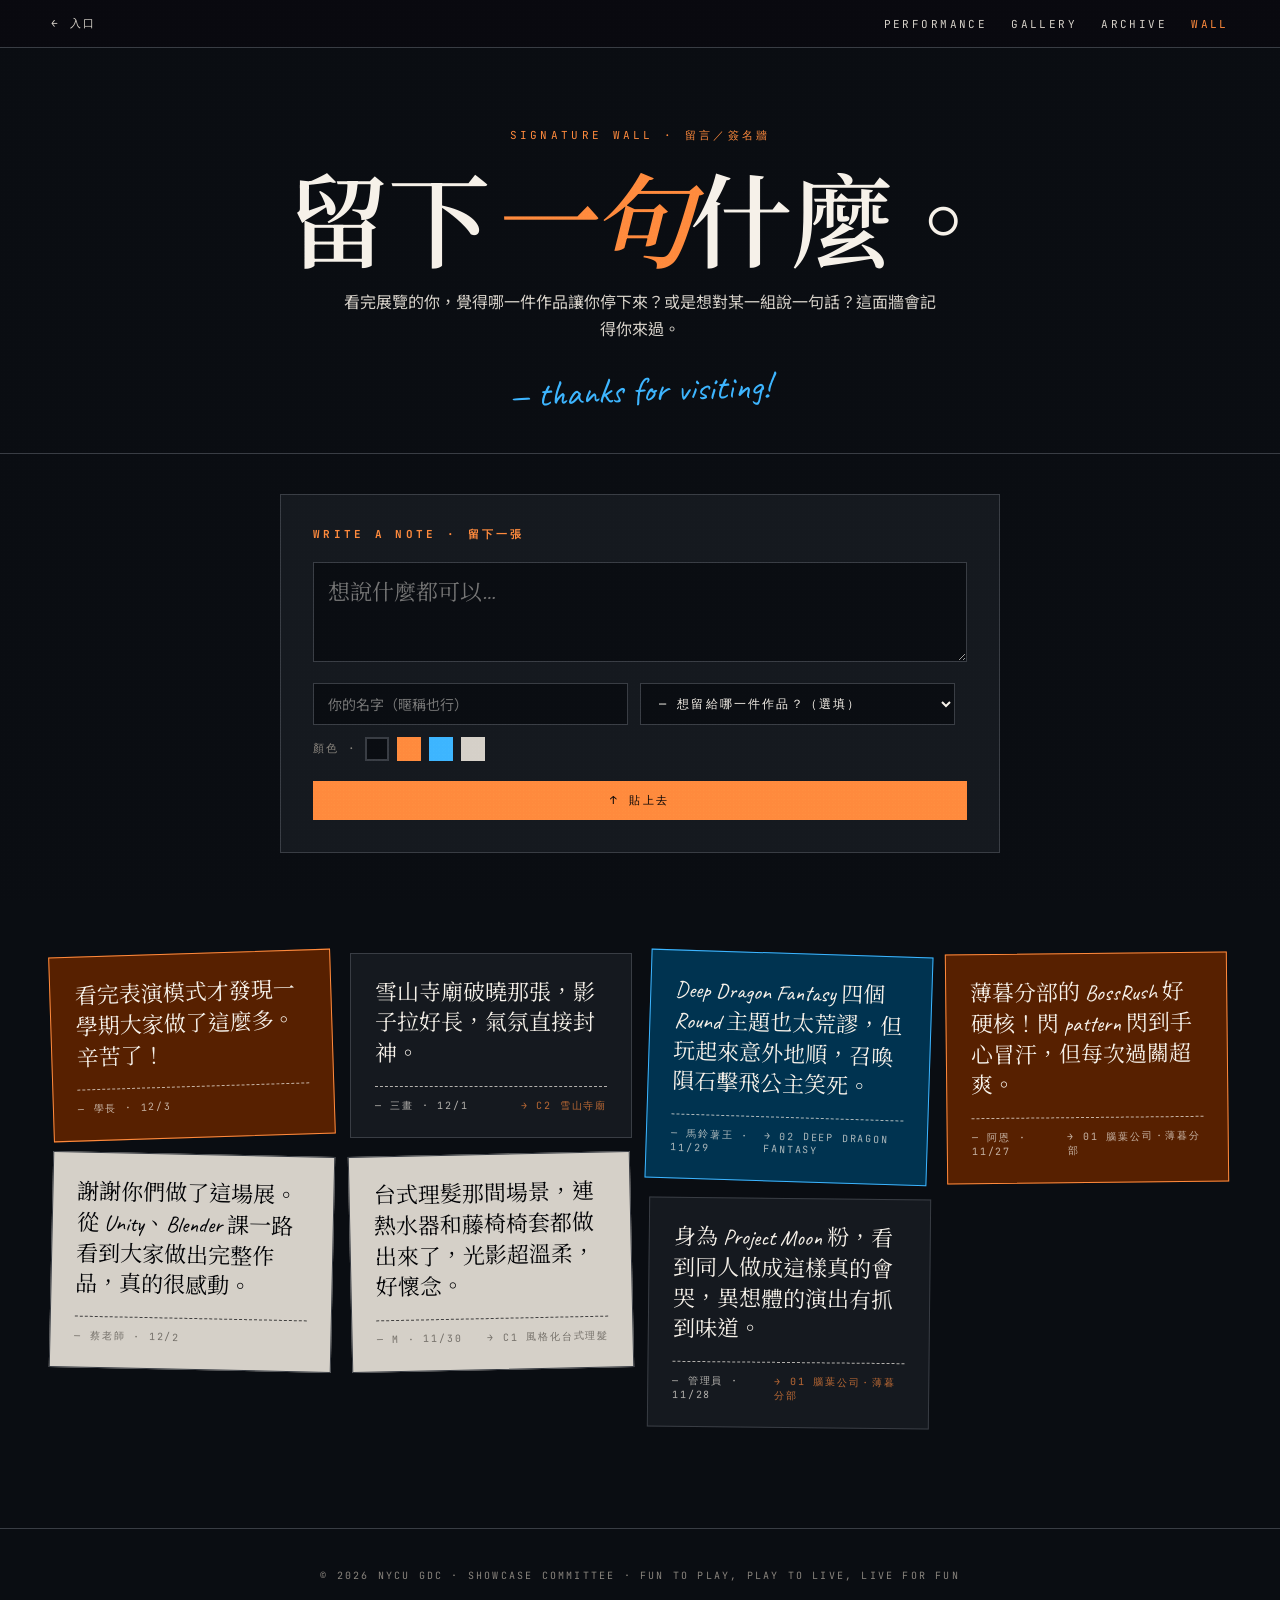
<file: wall.html>
<!DOCTYPE html>
<html lang="zh-Hant">
<head>
<meta charset="UTF-8">
<meta name="viewport" content="width=device-width, initial-scale=1">
<title>Signature Wall · NYCU GDC Showcase</title>
<link rel="preconnect" href="https://fonts.googleapis.com">
<link rel="preconnect" href="https://fonts.gstatic.com" crossorigin>
<link href="https://fonts.googleapis.com/css2?family=Caveat:wght@400;600;700&family=JetBrains+Mono:wght@300;400;500&family=Noto+Sans+TC:wght@300;400;500;700&family=Noto+Serif+TC:wght@300;400;600;900&display=swap" rel="stylesheet">
<link rel="stylesheet" href="styles/tokens.css">
<style>
  body { background: var(--bg-stage); min-height: 100vh; }

  .topbar {
    position: sticky; top: 0;
    background: rgba(10,10,16,0.85);
    backdrop-filter: blur(12px);
    border-bottom: 1px solid var(--paper-line);
    padding: 16px var(--pad-edge);
    display: flex; align-items: center; justify-content: space-between;
    z-index: 50;
    font-family: var(--f-mono); font-size: 11px;
    letter-spacing: 0.22em; text-transform: uppercase;
  }
  .topbar a { color: var(--paper-dim); }
  .topbar a:hover { color: var(--gdc-orange); }
  .topbar nav { display: flex; gap: 24px; }

  header.head {
    padding: 80px var(--pad-edge) 40px;
    border-bottom: 1px solid var(--paper-line);
    text-align: center;
  }
  header.head .meta {
    font-family: var(--f-mono);
    font-size: 11px; letter-spacing: 0.3em;
    text-transform: uppercase;
    color: var(--gdc-orange);
    margin-bottom: 24px;
  }
  header.head h1 {
    font-family: var(--f-serif);
    font-size: clamp(48px, 8vw, 120px);
    font-weight: 600; margin: 0;
    line-height: 0.95;
    letter-spacing: -0.01em;
  }
  header.head h1 em { color: var(--gdc-orange); font-style: italic; }
  header.head .sub {
    margin: 24px auto 0;
    color: var(--paper-dim);
    max-width: 600px; line-height: 1.7;
  }
  header.head .hand {
    font-family: var(--f-hand);
    color: var(--gdc-blue);
    font-size: 36px;
    margin-top: 24px;
    transform: rotate(-2deg);
    display: inline-block;
  }

  /* Form */
  .compose {
    max-width: 720px;
    margin: 40px auto;
    padding: 32px;
    background: var(--bg-rise);
    border: 1px solid var(--paper-line);
    position: relative;
  }
  .compose h3 {
    font-family: var(--f-mono);
    font-size: 11px;
    letter-spacing: 0.3em;
    text-transform: uppercase;
    color: var(--gdc-orange);
    margin: 0 0 20px;
  }
  .compose textarea {
    width: 100%;
    min-height: 100px;
    background: var(--bg-stage);
    border: 1px solid var(--paper-line);
    color: var(--paper);
    padding: 14px;
    font-family: var(--f-hand);
    font-size: 22px;
    line-height: 1.5;
    resize: vertical;
    outline: none;
  }
  .compose textarea:focus { border-color: var(--gdc-orange); }
  .compose .row {
    margin-top: 16px;
    display: grid;
    grid-template-columns: 1fr 1fr auto;
    gap: 12px;
  }
  .compose input[type=text] {
    background: var(--bg-stage);
    border: 1px solid var(--paper-line);
    color: var(--paper);
    padding: 10px 14px;
    font-family: var(--f-sans);
    font-size: 14px;
    outline: none;
  }
  .compose input[type=text]:focus { border-color: var(--gdc-orange); }
  .compose select {
    background: var(--bg-stage);
    border: 1px solid var(--paper-line);
    color: var(--paper);
    padding: 10px 14px;
    font-family: var(--f-mono);
    font-size: 12px;
    letter-spacing: 0.18em;
    outline: none;
  }
  .compose .submit {
    background: var(--gdc-orange);
    border: none;
    color: var(--bg-deeper);
    padding: 12px 24px;
    font-family: var(--f-mono);
    font-size: 11px;
    letter-spacing: 0.22em;
    text-transform: uppercase;
    cursor: pointer;
    grid-column: 1 / -1;
    transition: background 0.2s;
  }
  .compose .submit:hover { background: var(--paper); }

  .compose .color-pick {
    display: flex; gap: 8px; align-items: center;
    margin-top: 12px;
    font-family: var(--f-mono); font-size: 11px;
    letter-spacing: 0.18em; color: var(--paper-faint);
    text-transform: uppercase;
  }
  .compose .color-pick .dot {
    width: 24px; height: 24px;
    border: 2px solid transparent;
    cursor: pointer;
  }
  .compose .color-pick .dot.active { border-color: var(--paper); }

  /* Wall */
  .wall {
    padding: 60px var(--pad-edge) 100px;
    position: relative;
    min-height: 70vh;
  }
  .wall-grid {
    columns: 4 280px;
    column-gap: 16px;
  }
  .note {
    break-inside: avoid;
    margin-bottom: 16px;
    padding: 24px;
    border: 1px solid var(--paper-line);
    background: var(--bg-rise);
    transform: rotate(var(--r, 0deg));
    transition: transform 0.3s, box-shadow 0.3s;
    position: relative;
    cursor: default;
  }
  .note:hover {
    transform: rotate(0deg) scale(1.03);
    box-shadow: 0 20px 40px -10px rgba(0,0,0,0.6);
    z-index: 2;
  }
  .note.c-orange { background: oklch(0.32 0.10 55); border-color: var(--gdc-orange); }
  .note.c-blue { background: oklch(0.30 0.08 235); border-color: var(--gdc-blue); }
  .note.c-paper { background: oklch(0.86 0.012 80); color: var(--bg-deeper); }
  .note.c-paper .name, .note.c-paper .ref { color: oklch(0.40 0.012 80); }

  .note .body {
    font-family: var(--f-hand);
    font-size: 22px;
    line-height: 1.4;
    word-break: break-word;
  }
  .note .foot {
    margin-top: 16px;
    padding-top: 12px;
    border-top: 1px dashed currentColor;
    opacity: 0.7;
    display: flex;
    justify-content: space-between;
    font-family: var(--f-mono);
    font-size: 10px;
    letter-spacing: 0.18em;
    text-transform: uppercase;
  }
  .note .ref { color: var(--gdc-orange); }
  .note.c-orange .ref, .note.c-blue .ref { color: var(--paper); }

  .empty-hint {
    text-align: center;
    color: var(--paper-faint);
    font-family: var(--f-hand);
    font-size: 28px;
    padding: 80px 0;
  }

  /* Footer */
  footer {
    padding: 40px var(--pad-edge);
    border-top: 1px solid var(--paper-line);
    text-align: center;
    font-family: var(--f-mono);
    font-size: 10px;
    letter-spacing: 0.22em;
    color: var(--paper-faint);
    text-transform: uppercase;
  }

  @media (max-width: 720px) {
    .compose .row { grid-template-columns: 1fr; }
    .wall-grid { columns: 1; }
  }
</style>
</head>
<body class="grain">

<div class="topbar">
  <a href="index.html">← 入口</a>
  <nav>
    <a href="perform.html">Performance</a>
    <a href="gallery.html">Gallery</a>
    <a href="archive.html">Archive</a>
    <a href="wall.html" style="color:var(--gdc-orange);">Wall</a>
  </nav>
</div>

<header class="head">
  <div class="meta">SIGNATURE WALL · 留言／簽名牆</div>
  <h1>留下<em>一句</em>什麼。</h1>
  <p class="sub">看完展覽的你，覺得哪一件作品讓你停下來？或是想對某一組說一句話？這面牆會記得你來過。</p>
  <div class="hand">— thanks for visiting!</div>
</header>

<section class="compose">
  <h3>WRITE A NOTE · 留下一張</h3>
  <textarea id="msg" placeholder="想說什麼都可以…" maxlength="160"></textarea>
  <div class="row">
    <input type="text" id="nm" placeholder="你的名字（暱稱也行）" maxlength="20">
    <select id="ref">
      <option value="">— 想留給哪一件作品？（選填）</option>
    </select>
    <span></span>
  </div>
  <div class="color-pick">
    <span>顏色 ·</span>
    <div class="dot active" data-c="" style="background:var(--bg-stage); border-color:var(--paper-line);"></div>
    <div class="dot" data-c="c-orange" style="background:var(--gdc-orange);"></div>
    <div class="dot" data-c="c-blue" style="background:var(--gdc-blue);"></div>
    <div class="dot" data-c="c-paper" style="background:oklch(0.86 0.012 80);"></div>
  </div>
  <div class="row" style="margin-top:20px;">
    <button class="submit" id="post">↑ 貼上去</button>
  </div>
</section>

<section class="wall">
  <div class="wall-grid" id="wall"></div>
  <div class="empty-hint" id="empty" style="display:none;">這面牆還空空的。<br>第一個來的人會被記得。</div>
</section>

<footer>
  © 2026 NYCU GDC · Showcase Committee · Fun to Play, Play to Live, Live for Fun
</footer>

<script src="data/exhibits.js"></script>
<script>
  // Pre-seeded notes (so wall feels alive even on first visit)
  const SEED = [
    { msg: "薄暮分部的 BossRush 好硬核！閃 pattern 閃到手心冒汗，但每次過關超爽。", nm: "阿恩", ref: "lobotomy-twilight", c: "c-orange" },
    { msg: "身為 Project Moon 粉，看到同人做成這樣真的會哭，異想體的演出有抓到味道。", nm: "管理員", ref: "lobotomy-twilight", c: "" },
    { msg: "Deep Dragon Fantasy 四個 Round 主題也太荒謬，但玩起來意外地順，召喚隕石擊飛公主笑死。", nm: "馬鈴薯王", ref: "deep-dragon-fantasy", c: "c-blue" },
    { msg: "台式理髮那間場景，連熱水器和藤椅椅套都做出來了，光影超溫柔，好懷念。", nm: "M", ref: "barber-taiwanese", c: "c-paper" },
    { msg: "雪山寺廟破曉那張，影子拉好長，氣氛直接封神。", nm: "三畫", ref: "snow-temple", c: "" },
    { msg: "謝謝你們做了這場展。從 Unity、Blender 課一路看到大家做出完整作品，真的很感動。", nm: "蔡老師", ref: "", c: "c-paper" },
    { msg: "看完表演模式才發現一學期大家做了這麼多。辛苦了！", nm: "學長", ref: "", c: "c-orange" },
  ];

  const STORE_KEY = 'gdc-showcase-wall-2026-v2';
  function load() {
    try { return JSON.parse(localStorage.getItem(STORE_KEY)) || []; } catch { return []; }
  }
  function save(notes) { localStorage.setItem(STORE_KEY, JSON.stringify(notes)); }

  // Init: if no stored, seed
  let notes = load();
  if (notes.length === 0) {
    notes = SEED.map((s, i) => ({ ...s, t: Date.now() - (SEED.length - i) * 86400000 }));
    save(notes);
  }

  // Populate ref select
  const refSelect = document.getElementById('ref');
  window.EXHIBITS.forEach(e => {
    const opt = document.createElement('option');
    opt.value = e.id;
    opt.textContent = `${e.no} · ${e.title}`;
    refSelect.appendChild(opt);
  });

  // Color picker
  let chosenColor = '';
  document.querySelectorAll('.color-pick .dot').forEach(d => {
    d.addEventListener('click', () => {
      document.querySelectorAll('.color-pick .dot').forEach(x => x.classList.remove('active'));
      d.classList.add('active');
      chosenColor = d.dataset.c || '';
    });
  });

  // Render wall
  const wallEl = document.getElementById('wall');
  const emptyEl = document.getElementById('empty');
  function render() {
    wallEl.innerHTML = '';
    if (notes.length === 0) { emptyEl.style.display = 'block'; return; }
    emptyEl.style.display = 'none';

    // sort newest first
    const sorted = [...notes].sort((a, b) => b.t - a.t);
    sorted.forEach((n, i) => {
      const r = ((i * 47) % 7 - 3) * 0.6; // small random rotation
      const exhibit = n.ref ? window.EXHIBIT_BY_ID[n.ref] : null;
      const refLabel = exhibit ? `→ ${exhibit.no} ${exhibit.title}` : '';
      const dt = new Date(n.t);
      const dStr = `${dt.getMonth()+1}/${dt.getDate()}`;

      const div = document.createElement('div');
      div.className = `note ${n.c || ''}`;
      div.style.setProperty('--r', r + 'deg');
      div.innerHTML = `
        <div class="body">${escapeHtml(n.msg)}</div>
        <div class="foot">
          <span class="name">— ${escapeHtml(n.nm || 'anonymous')} · ${dStr}</span>
          <span class="ref">${refLabel}</span>
        </div>
      `;
      wallEl.appendChild(div);
    });
  }

  function escapeHtml(s) {
    return String(s).replace(/[&<>"']/g, c => ({'&':'&amp;','<':'&lt;','>':'&gt;','"':'&quot;',"'":'&#39;'}[c]));
  }

  // Post
  document.getElementById('post').addEventListener('click', () => {
    const msg = document.getElementById('msg').value.trim();
    const nm = document.getElementById('nm').value.trim() || 'anonymous';
    const ref = document.getElementById('ref').value;
    if (!msg) {
      document.getElementById('msg').focus();
      return;
    }
    notes.push({ msg, nm, ref, c: chosenColor, t: Date.now() });
    save(notes);
    document.getElementById('msg').value = '';
    render();
    // Smooth scroll to wall start
    document.querySelector('.wall').scrollIntoView({ behavior: 'auto', block: 'start' });
  });

  render();
</script>

</body>
</html>
</file>
<file: styles/tokens.css>
/* NYCU GDC Showcase — Design Tokens */
:root {
  /* Stage / theatre dark */
  --bg-stage: oklch(0.16 0.012 260);
  --bg-deeper: oklch(0.10 0.010 260);
  --bg-rise: oklch(0.21 0.014 260);
  --bg-card: oklch(0.24 0.014 260);

  /* Warm whites & paper */
  --paper: oklch(0.96 0.012 80);
  --paper-dim: oklch(0.86 0.012 80);
  --paper-faint: oklch(0.62 0.012 80);
  --paper-line: oklch(0.36 0.012 260);

  /* GDC accents */
  --gdc-orange: #FF8A3D;
  --gdc-blue: #3DB5FF;
  --gdc-orange-soft: oklch(0.78 0.16 55);
  --gdc-blue-soft: oklch(0.78 0.13 235);
  --signal-red: oklch(0.67 0.21 25);

  /* Type scale */
  --f-mono: "JetBrains Mono", ui-monospace, "Courier New", monospace;
  --f-sans: "Noto Sans TC", "Inter", system-ui, sans-serif;
  --f-serif: "Noto Serif TC", "EB Garamond", serif;
  --f-hand: "Caveat", "Noto Serif TC", cursive;

  /* Spacing */
  --pad-edge: clamp(20px, 4vw, 64px);
}

* { box-sizing: border-box; }
html, body { margin: 0; padding: 0; }
body {
  font-family: var(--f-sans);
  background: var(--bg-stage);
  color: var(--paper);
  -webkit-font-smoothing: antialiased;
  text-rendering: optimizeLegibility;
}

/* Common atoms */
.mono { font-family: var(--f-mono); letter-spacing: 0.02em; }
.serif { font-family: var(--f-serif); }
.hand { font-family: var(--f-hand); }
.muted { color: var(--paper-faint); }
.dim { color: var(--paper-dim); }

.tag {
  display: inline-block;
  font-family: var(--f-mono);
  font-size: 11px;
  letter-spacing: 0.18em;
  text-transform: uppercase;
  padding: 4px 10px;
  border: 1px solid var(--paper-line);
  border-radius: 999px;
  color: var(--paper-dim);
}

a { color: inherit; text-decoration: none; }

/* Grain overlay — adds the "projection" feel */
.grain::before {
  content: "";
  position: fixed;
  inset: 0;
  pointer-events: none;
  z-index: 999;
  opacity: 0.06;
  mix-blend-mode: overlay;
  background-image:
    radial-gradient(rgba(255,255,255,0.6) 1px, transparent 1px),
    radial-gradient(rgba(255,255,255,0.4) 1px, transparent 1px);
  background-size: 3px 3px, 5px 5px;
  background-position: 0 0, 1px 2px;
}

/* Scrollbar polish */
::-webkit-scrollbar { width: 10px; height: 10px; }
::-webkit-scrollbar-track { background: var(--bg-deeper); }
::-webkit-scrollbar-thumb { background: var(--paper-line); border-radius: 999px; }
::-webkit-scrollbar-thumb:hover { background: var(--paper-faint); }

/* Reusable corner crosshair (registration marks) */
.corner-marks { position: relative; }
.corner-marks::before, .corner-marks::after,
.corner-marks > .cm-tr, .corner-marks > .cm-bl, .corner-marks > .cm-br {
  content: "";
  position: absolute;
  width: 14px;
  height: 14px;
  border: 1px solid var(--paper-faint);
  opacity: 0.6;
}
.corner-marks::before { top: 12px; left: 12px; border-right: none; border-bottom: none; }
.corner-marks::after { top: 12px; right: 12px; border-left: none; border-bottom: none; }
.corner-marks > .cm-bl { bottom: 12px; left: 12px; border-right: none; border-top: none; }
.corner-marks > .cm-br { bottom: 12px; right: 12px; border-left: none; border-top: none; }

/* Selection */
::selection { background: var(--gdc-orange); color: var(--bg-deeper); }

/* Reusable button */
.btn {
  display: inline-flex;
  align-items: center;
  gap: 12px;
  padding: 14px 22px;
  border: 1px solid var(--paper);
  background: transparent;
  color: var(--paper);
  font-family: var(--f-mono);
  font-size: 12px;
  letter-spacing: 0.22em;
  text-transform: uppercase;
  cursor: pointer;
  transition: all 0.25s ease;
  text-decoration: none;
}
.btn:hover { background: var(--paper); color: var(--bg-deeper); }
.btn-primary { background: var(--gdc-orange); border-color: var(--gdc-orange); color: var(--bg-deeper); }
.btn-primary:hover { background: var(--paper); border-color: var(--paper); }
</file>
<file: public/styles/tokens.css>
/* NYCU GDC Showcase — Design Tokens */
:root {
  /* Stage / theatre dark */
  --bg-stage: oklch(0.16 0.012 260);
  --bg-deeper: oklch(0.10 0.010 260);
  --bg-rise: oklch(0.21 0.014 260);
  --bg-card: oklch(0.24 0.014 260);

  /* Warm whites & paper */
  --paper: oklch(0.96 0.012 80);
  --paper-dim: oklch(0.86 0.012 80);
  --paper-faint: oklch(0.62 0.012 80);
  --paper-line: oklch(0.36 0.012 260);

  /* GDC accents */
  --gdc-orange: #FF8A3D;
  --gdc-blue: #3DB5FF;
  --gdc-orange-soft: oklch(0.78 0.16 55);
  --gdc-blue-soft: oklch(0.78 0.13 235);
  --signal-red: oklch(0.67 0.21 25);

  /* Type scale */
  --f-mono: "JetBrains Mono", ui-monospace, "Courier New", monospace;
  --f-sans: "Noto Sans TC", "Inter", system-ui, sans-serif;
  --f-serif: "Noto Serif TC", "EB Garamond", serif;
  --f-hand: "Caveat", "Noto Serif TC", cursive;

  /* Spacing */
  --pad-edge: clamp(20px, 4vw, 64px);
}

* { box-sizing: border-box; }
html, body { margin: 0; padding: 0; }
body {
  font-family: var(--f-sans);
  background: var(--bg-stage);
  color: var(--paper);
  -webkit-font-smoothing: antialiased;
  text-rendering: optimizeLegibility;
}

/* Common atoms */
.mono { font-family: var(--f-mono); letter-spacing: 0.02em; }
.serif { font-family: var(--f-serif); }
.hand { font-family: var(--f-hand); }
.muted { color: var(--paper-faint); }
.dim { color: var(--paper-dim); }

.tag {
  display: inline-block;
  font-family: var(--f-mono);
  font-size: 11px;
  letter-spacing: 0.18em;
  text-transform: uppercase;
  padding: 4px 10px;
  border: 1px solid var(--paper-line);
  border-radius: 999px;
  color: var(--paper-dim);
}

a { color: inherit; text-decoration: none; }

/* Grain overlay — adds the "projection" feel */
.grain::before {
  content: "";
  position: fixed;
  inset: 0;
  pointer-events: none;
  z-index: 999;
  opacity: 0.06;
  mix-blend-mode: overlay;
  background-image:
    radial-gradient(rgba(255,255,255,0.6) 1px, transparent 1px),
    radial-gradient(rgba(255,255,255,0.4) 1px, transparent 1px);
  background-size: 3px 3px, 5px 5px;
  background-position: 0 0, 1px 2px;
}

/* Scrollbar polish */
::-webkit-scrollbar { width: 10px; height: 10px; }
::-webkit-scrollbar-track { background: var(--bg-deeper); }
::-webkit-scrollbar-thumb { background: var(--paper-line); border-radius: 999px; }
::-webkit-scrollbar-thumb:hover { background: var(--paper-faint); }

/* Reusable corner crosshair (registration marks) */
.corner-marks { position: relative; }
.corner-marks::before, .corner-marks::after,
.corner-marks > .cm-tr, .corner-marks > .cm-bl, .corner-marks > .cm-br {
  content: "";
  position: absolute;
  width: 14px;
  height: 14px;
  border: 1px solid var(--paper-faint);
  opacity: 0.6;
}
.corner-marks::before { top: 12px; left: 12px; border-right: none; border-bottom: none; }
.corner-marks::after { top: 12px; right: 12px; border-left: none; border-bottom: none; }
.corner-marks > .cm-bl { bottom: 12px; left: 12px; border-right: none; border-top: none; }
.corner-marks > .cm-br { bottom: 12px; right: 12px; border-left: none; border-top: none; }

/* Selection */
::selection { background: var(--gdc-orange); color: var(--bg-deeper); }

/* Reusable button */
.btn {
  display: inline-flex;
  align-items: center;
  gap: 12px;
  padding: 14px 22px;
  border: 1px solid var(--paper);
  background: transparent;
  color: var(--paper);
  font-family: var(--f-mono);
  font-size: 12px;
  letter-spacing: 0.22em;
  text-transform: uppercase;
  cursor: pointer;
  transition: all 0.25s ease;
  text-decoration: none;
}
.btn:hover { background: var(--paper); color: var(--bg-deeper); }
.btn-primary { background: var(--gdc-orange); border-color: var(--gdc-orange); color: var(--bg-deeper); }
.btn-primary:hover { background: var(--paper); border-color: var(--paper); }
</file>
